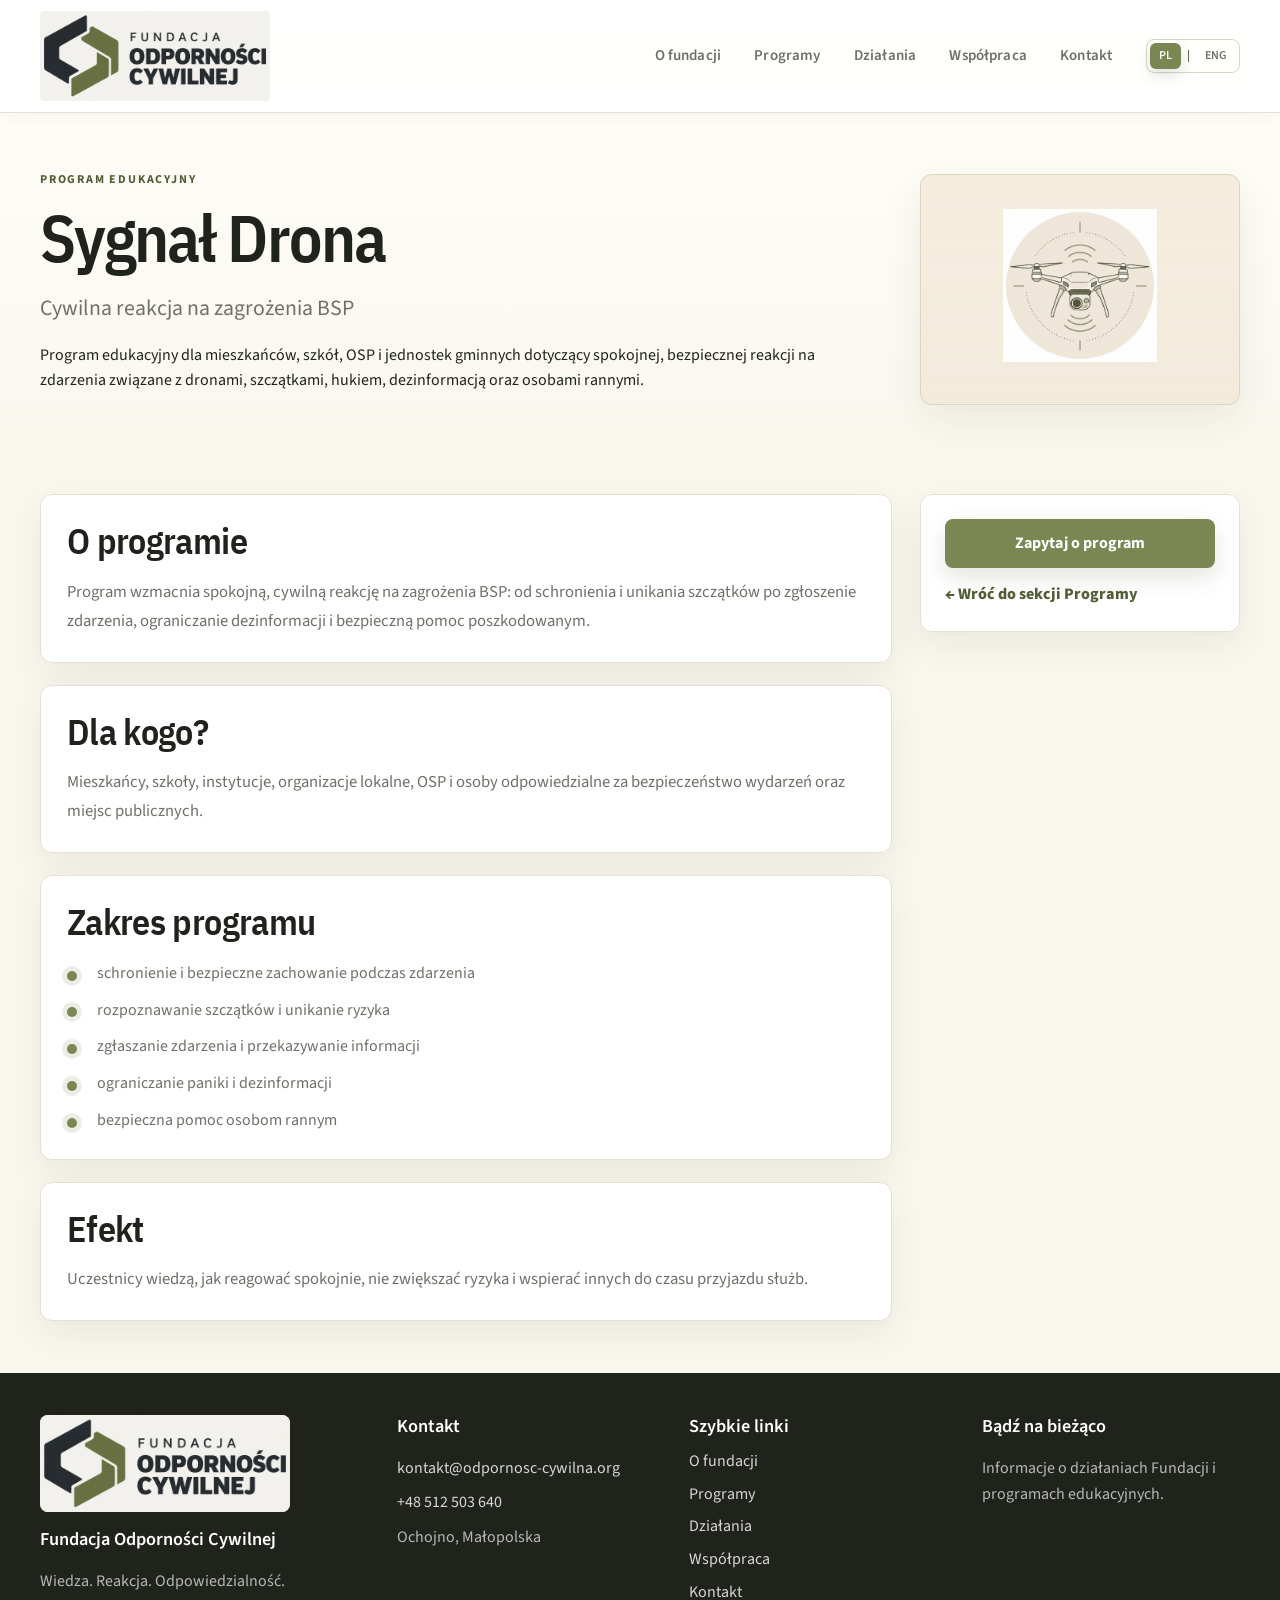
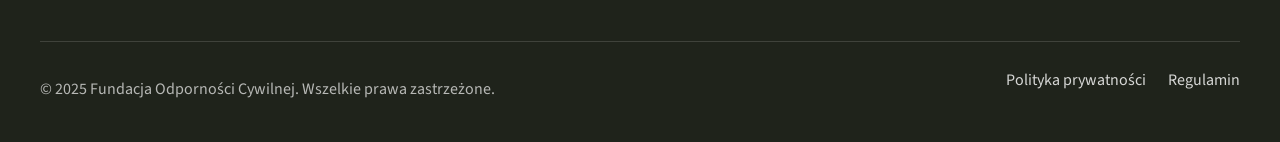
<file: echo-drona/index.html>
<!doctype html>
<html lang="pl">
<head>
  <meta charset="utf-8">
  <meta name="viewport" content="width=device-width, initial-scale=1">
  <title>Sygnał Drona — cywilna reakcja na zagrożenia BSP</title>
  <meta name="description" content="Program edukacyjny dla mieszkańców, szkół, OSP i gmin: schronienie, zgłoszenie, szczątki, dezinformacja, bezpieczeństwo i pierwsza pomoc przy zdarzeniach związanych z BSP.">
  <meta property="og:title" content="Sygnał Drona — cywilna reakcja na zagrożenia BSP">
  <meta property="og:description" content="Program edukacyjny dla mieszkańców, szkół, OSP i gmin: schronienie, zgłoszenie, szczątki, dezinformacja, bezpieczeństwo i pierwsza pomoc przy zdarzeniach związanych z BSP.">
  <meta property="og:type" content="website">
  <meta property="og:image" content="https://odpornosc-cywilna.org/logo-foc-preview-v6.jpg">
  <link rel="icon" type="image/svg+xml" href="/logo-foc-mark-v6.svg">
  <link rel="shortcut icon" href="/logo-foc-mark-v6.svg">
  <link rel="stylesheet" href="../css/style.css?v=20260922-logo">
</head>
<body>
  <header class="site-header" id="top">
    <div class="container header-inner">
      <a class="brand site-logo" href="../index.html#top" aria-label="Fundacja Odporności Cywilnej">
        <img src="/logo-foc-v6.svg" data-i18n-attr="src:brand.logo.src" alt="Logo Fundacji Odporności Cywilnej">
      </a>
      <button class="nav-toggle" type="button" aria-expanded="false" aria-controls="site-nav">
        <span></span><span></span><span></span>
        <span class="sr-only">Otwórz menu</span>
      </button>
      <nav class="site-nav" id="site-nav" aria-label="Główna nawigacja">
        <a href="../index.html#o-fundacji">O fundacji</a>
        <a href="../index.html#programy">Programy</a>
        <a href="../index.html#dzialania">Działania</a>
        <a href="../index.html#wspolpraca">Współpraca</a>
        <a href="../index.html#kontakt">Kontakt</a>
        <div class="language-switcher" role="group" aria-label="Wybór języka" data-i18n-attr="aria-label:language.switcherLabel">
          <button class="language-option is-active" type="button" data-lang="pl" aria-pressed="true">PL</button>
          <span aria-hidden="true">|</span>
          <button class="language-option" type="button" data-lang="en" aria-pressed="false">ENG</button>
        </div>
      </nav>
    </div>
  </header>

  <main>
    <section class="program-hero section-soft">
      <div class="container program-hero-grid">
        <div>
          <p class="eyebrow">Program edukacyjny</p>
          <h1>Sygnał Drona</h1>
          <p class="program-lead">Cywilna reakcja na zagrożenia BSP</p><p>Program edukacyjny dla mieszkańców, szkół, OSP i jednostek gminnych dotyczący spokojnej, bezpiecznej reakcji na zdarzenia związane z dronami, szczątkami, hukiem, dezinformacją oraz osobami rannymi.</p>
        </div>
        <div class="program-hero-card" aria-hidden="true"><img src="../echodron20ne.png" alt=""></div>
      </div>
    </section>

    <section class="section">
      <div class="container program-layout">
        <div class="program-content">
          <article class="program-section-card info-card">
            <h2>O programie</h2>
            <p>Program wzmacnia spokojną, cywilną reakcję na zagrożenia BSP: od schronienia i unikania szczątków po zgłoszenie zdarzenia, ograniczanie dezinformacji i bezpieczną pomoc poszkodowanym.</p>
          </article>
          <article class="program-section-card info-card">
            <h2>Dla kogo?</h2>
            <p>Mieszkańcy, szkoły, instytucje, organizacje lokalne, OSP i osoby odpowiedzialne za bezpieczeństwo wydarzeń oraz miejsc publicznych.</p>
          </article>
          <article class="program-section-card info-card">
            <h2>Zakres programu</h2>
            <ul class="program-list">
              <li>schronienie i bezpieczne zachowanie podczas zdarzenia</li>
              <li>rozpoznawanie szczątków i unikanie ryzyka</li>
              <li>zgłaszanie zdarzenia i przekazywanie informacji</li>
              <li>ograniczanie paniki i dezinformacji</li>
              <li>bezpieczna pomoc osobom rannym</li>
            </ul>
          </article>
          <article class="program-section-card info-card">
            <h2>Efekt</h2>
            <p>Uczestnicy wiedzą, jak reagować spokojnie, nie zwiększać ryzyka i wspierać innych do czasu przyjazdu służb.</p>
          </article>
        </div>
        <aside class="program-aside" aria-label="Kontakt w sprawie programu">
          <a class="btn btn-primary" href="../index.html#kontakt">Zapytaj o program</a>
          <a class="back-link" href="../index.html#programy">← Wróć do sekcji Programy</a>
        </aside>
      </div>
    </section>
  </main>

  <footer class="site-footer">
    <div class="container footer-grid">
      <div><img class="footer-logo" src="/logo-foc-v6.svg" data-i18n-attr="src:brand.logo.src" alt="Logo Fundacji Odporności Cywilnej"><h3>Fundacja Odporności Cywilnej</h3><p>Wiedza. Reakcja. Odpowiedzialność.</p></div>
      <div><h3>Kontakt</h3><p><a href="mailto:kontakt@odpornosc-cywilna.org">kontakt@odpornosc-cywilna.org</a><a href="tel:+48512503640">+48 512 503 640</a>Ochojno, Małopolska</p></div>
      <div><h3>Szybkie linki</h3><a href="../index.html#o-fundacji">O fundacji</a><a href="../index.html#programy">Programy</a><a href="../index.html#dzialania">Działania</a><a href="../index.html#wspolpraca">Współpraca</a><a href="../index.html#kontakt">Kontakt</a></div>
      <div><h3>Bądź na bieżąco</h3><p>Informacje o działaniach Fundacji i programach edukacyjnych.</p></div>
    </div>
    <div class="container footer-bottom"><p>© 2025 Fundacja Odporności Cywilnej. Wszelkie prawa zastrzeżone.</p><div><a href="#">Polityka prywatności</a><a href="#">Regulamin</a></div></div>
  </footer>
  <script src="../js/main.js?v=20260924-en-brand"></script>
</body>
</html>
</file>
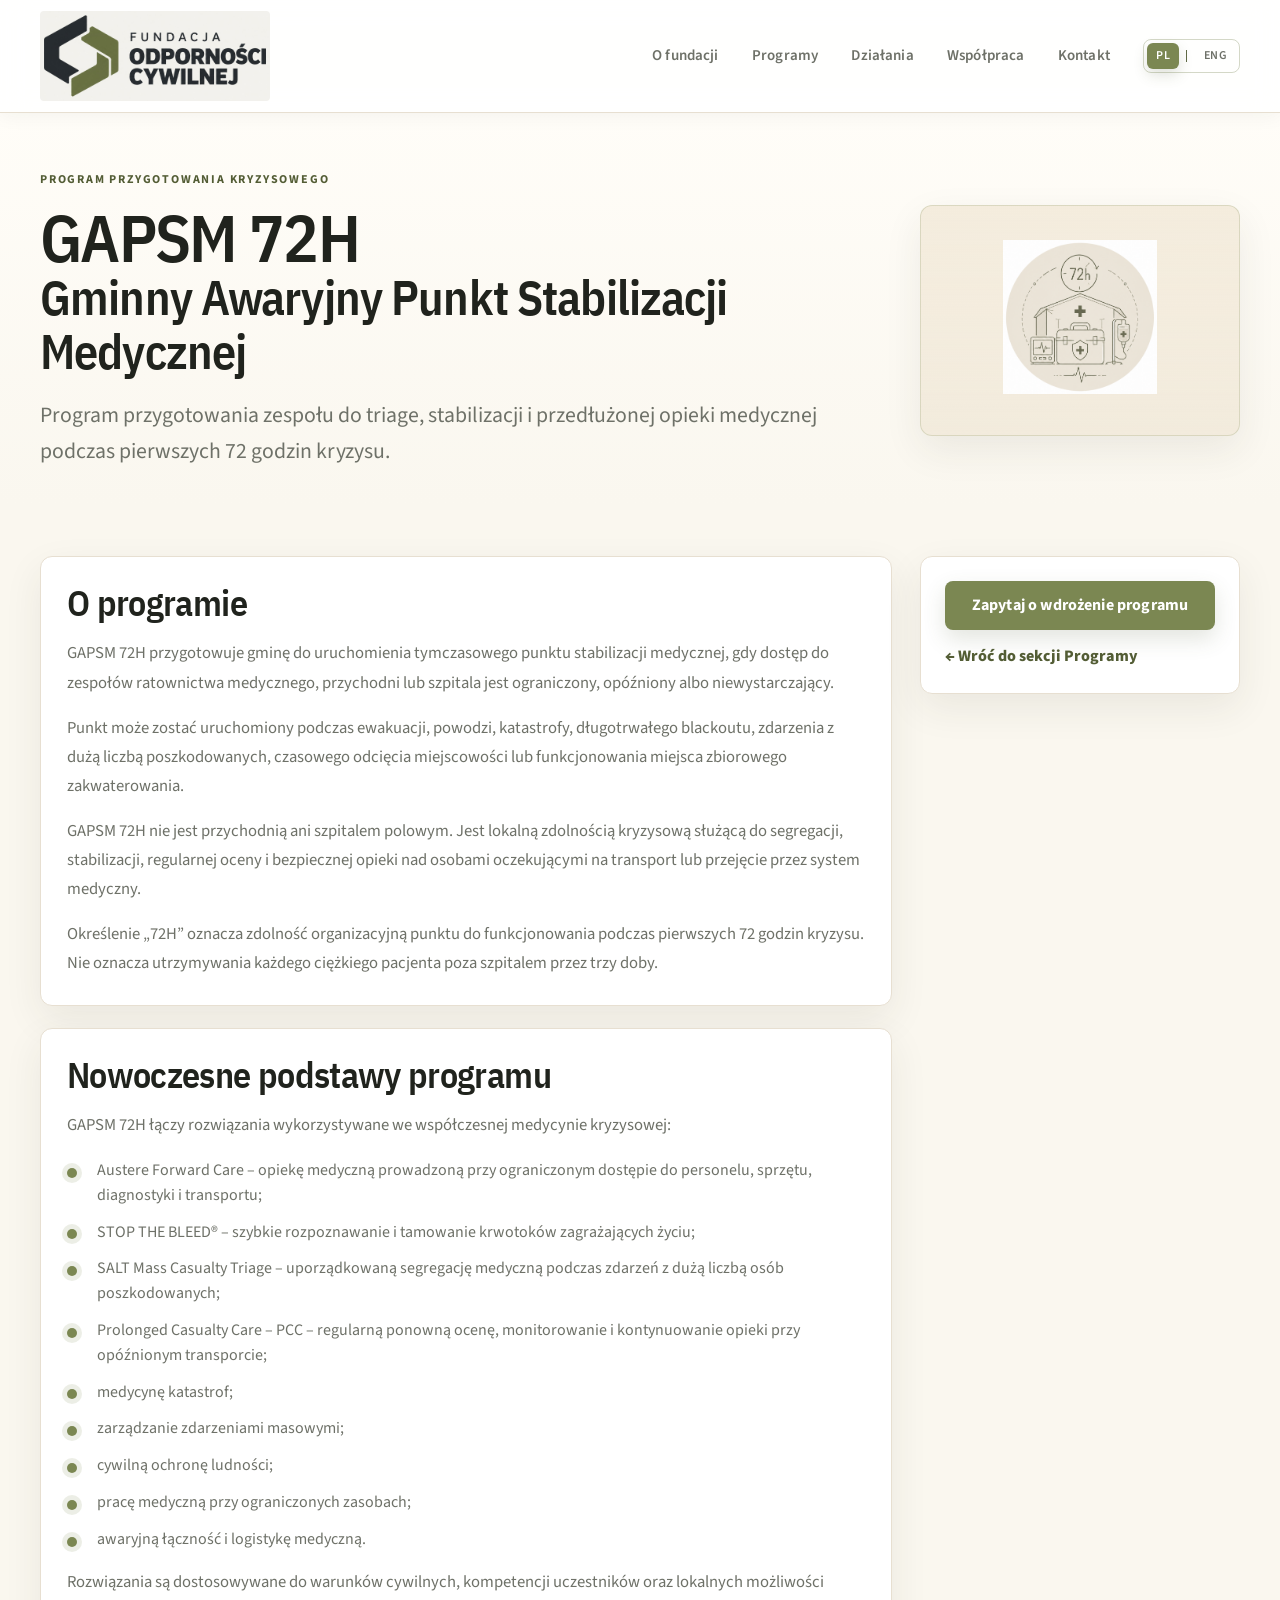
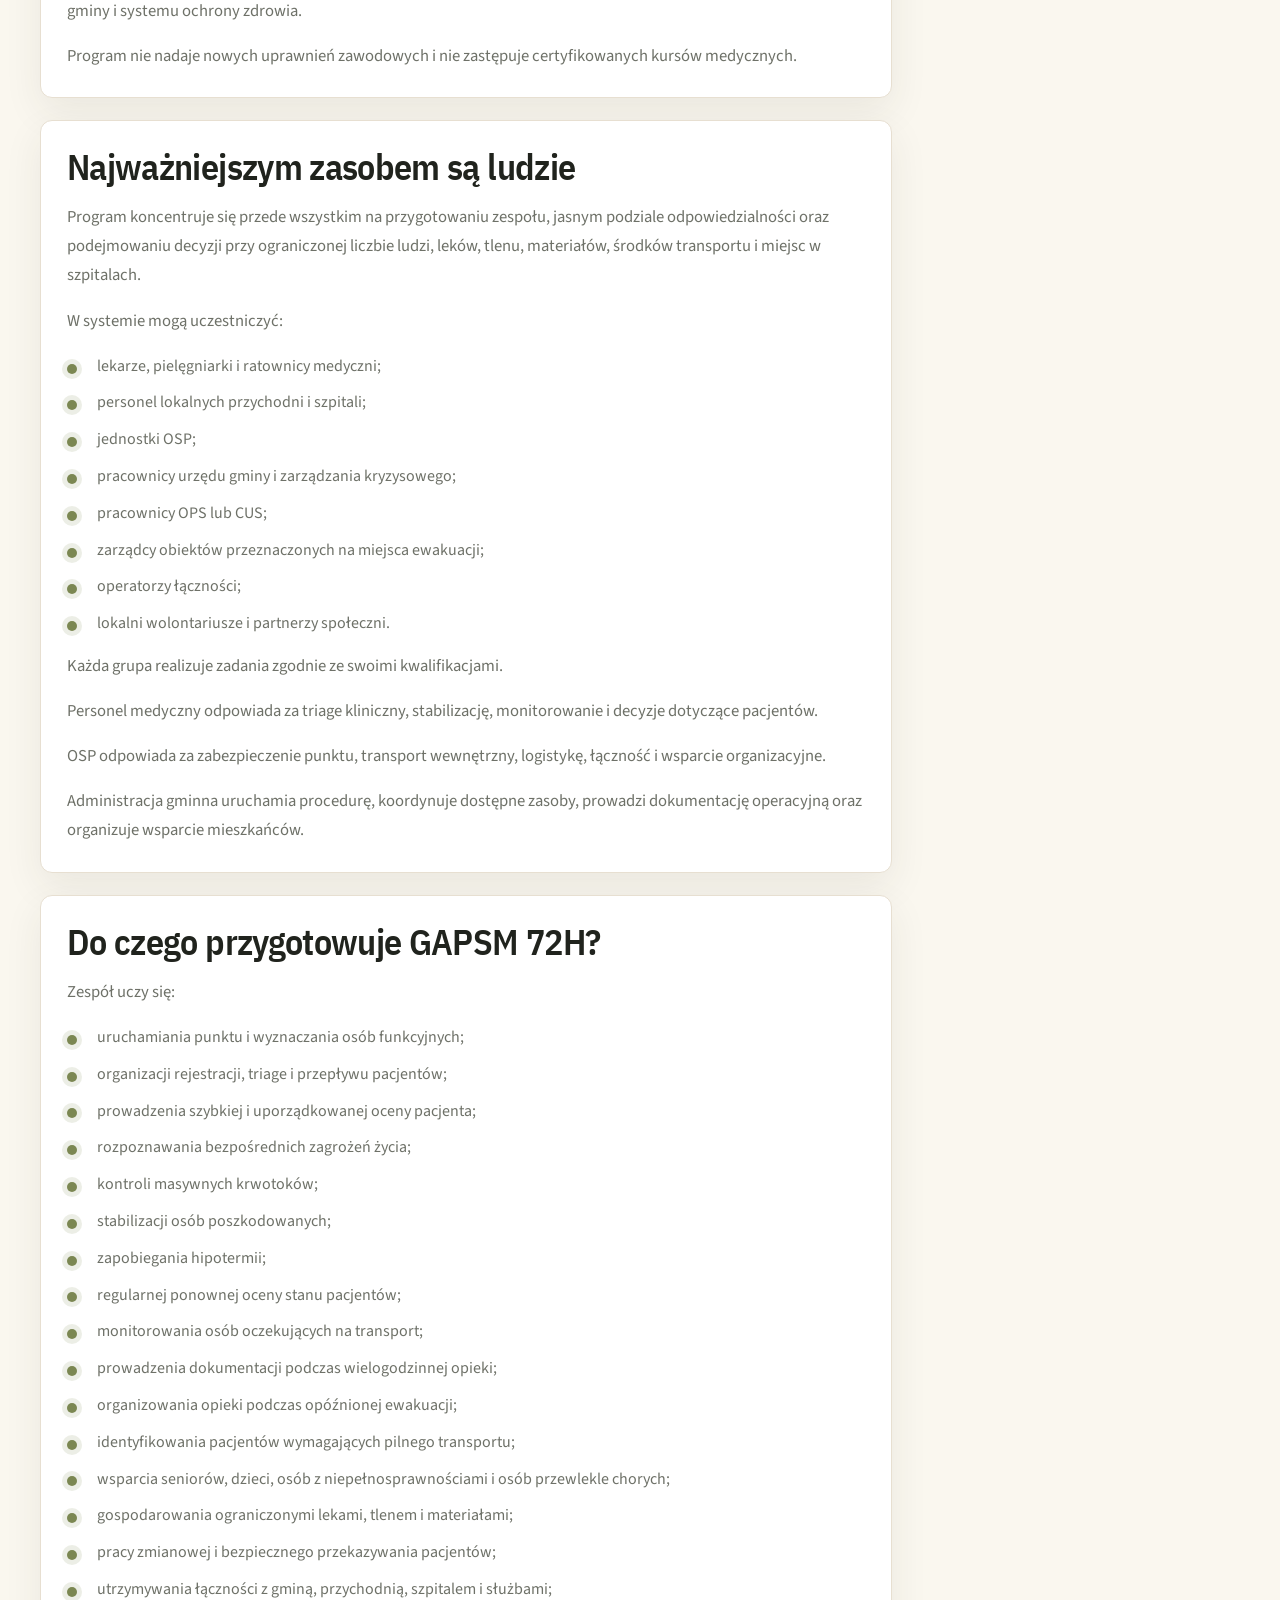
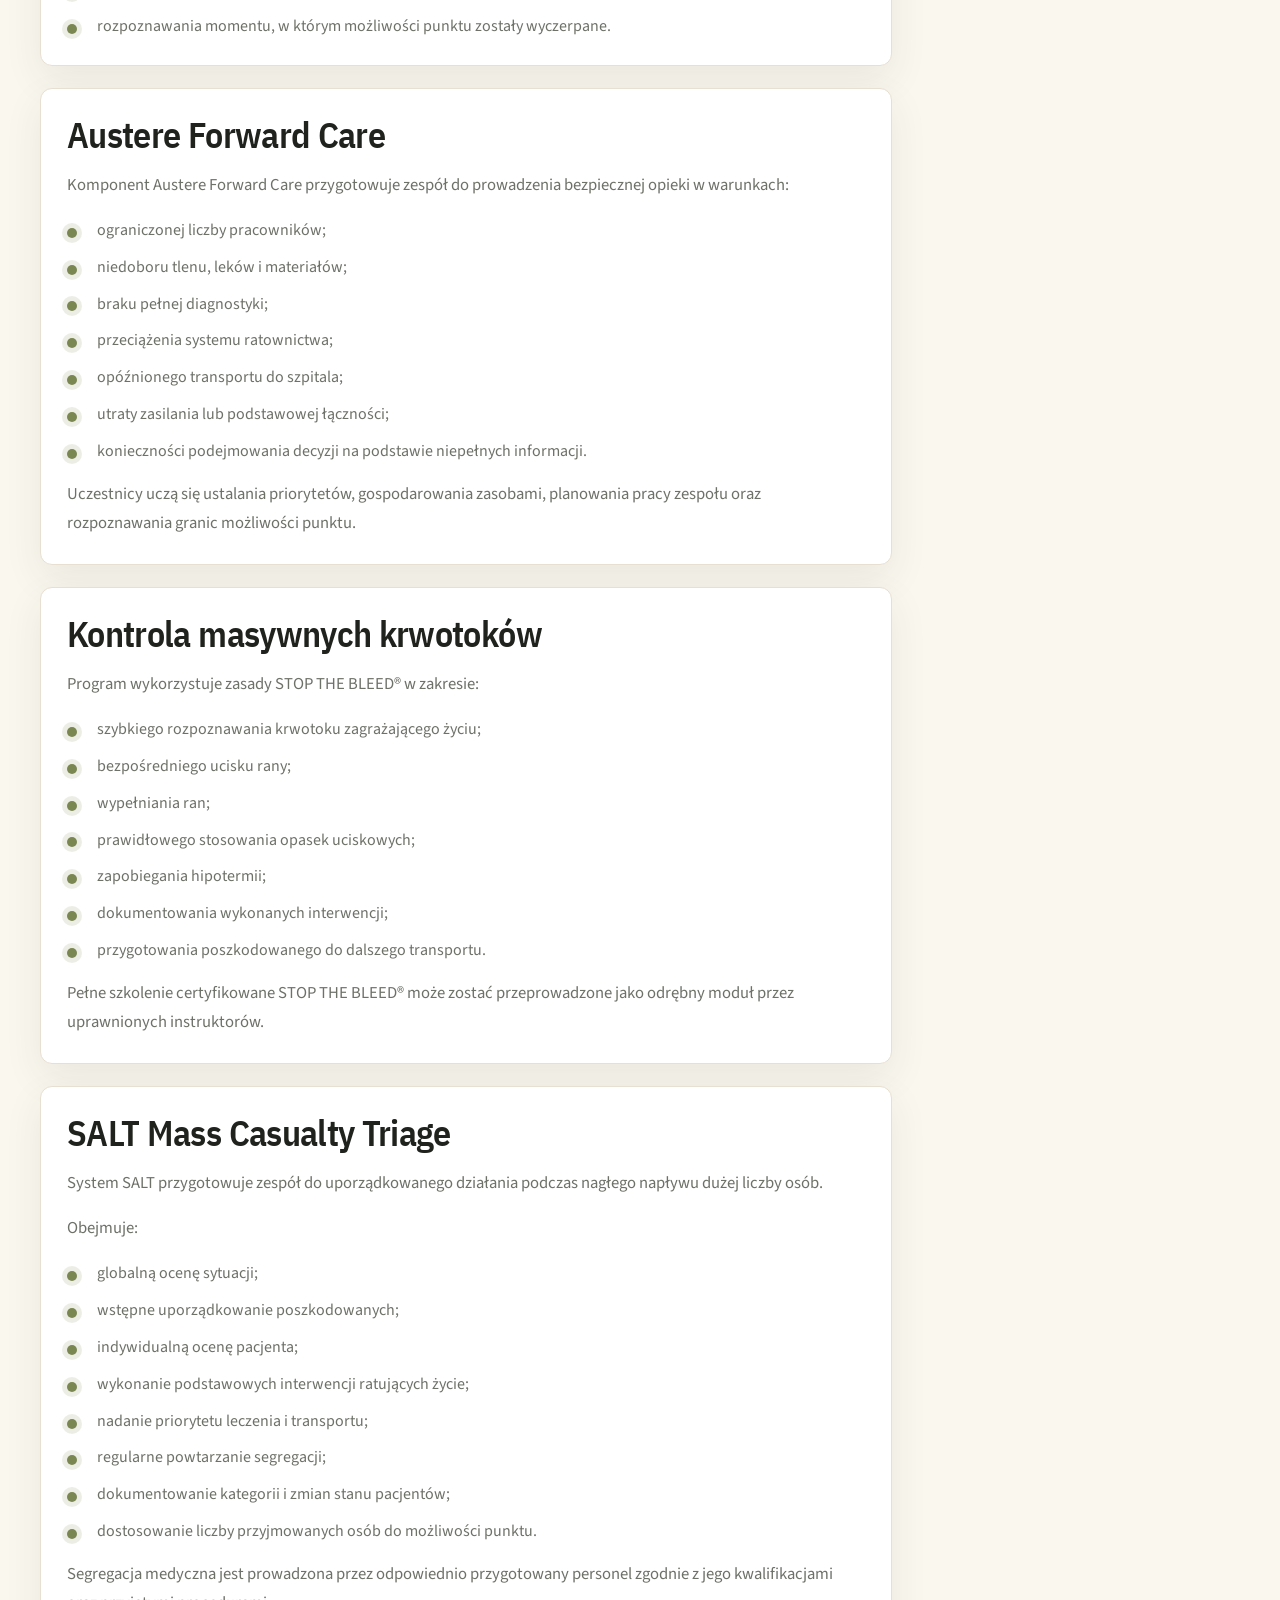
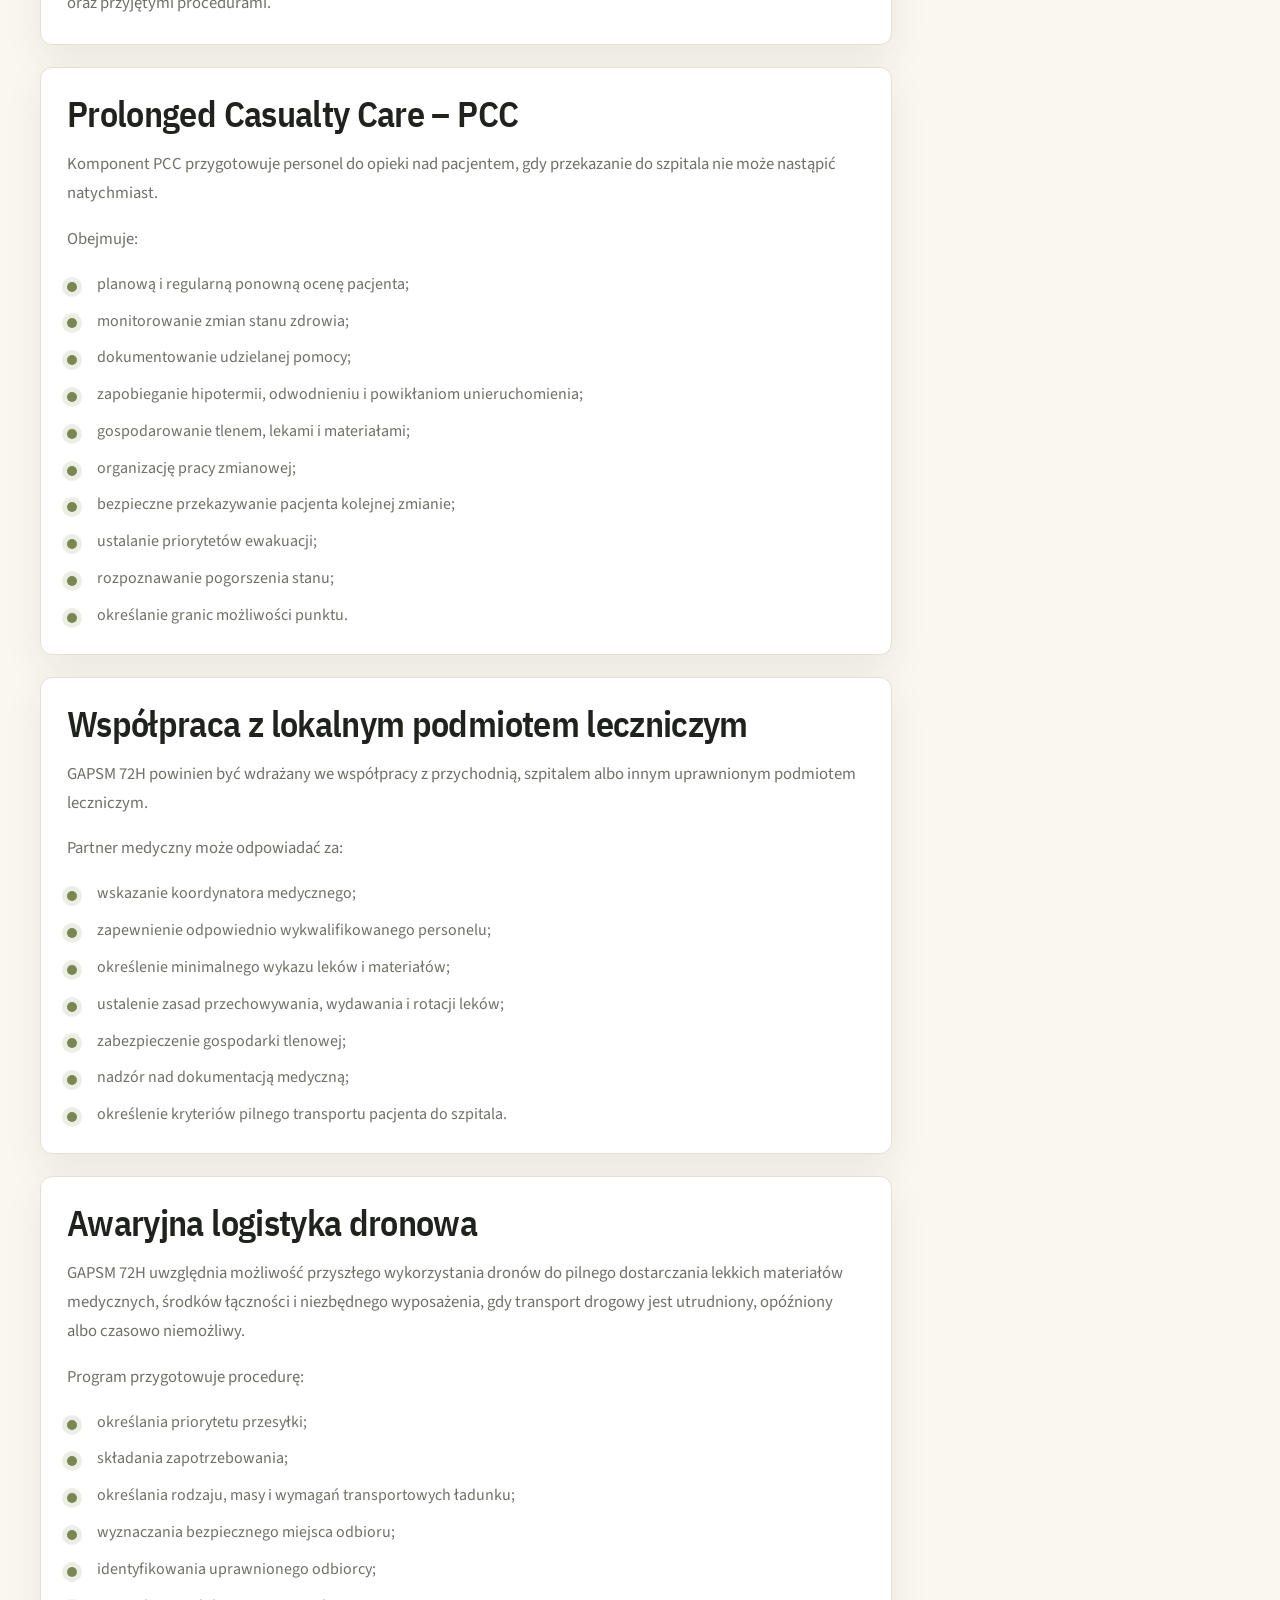
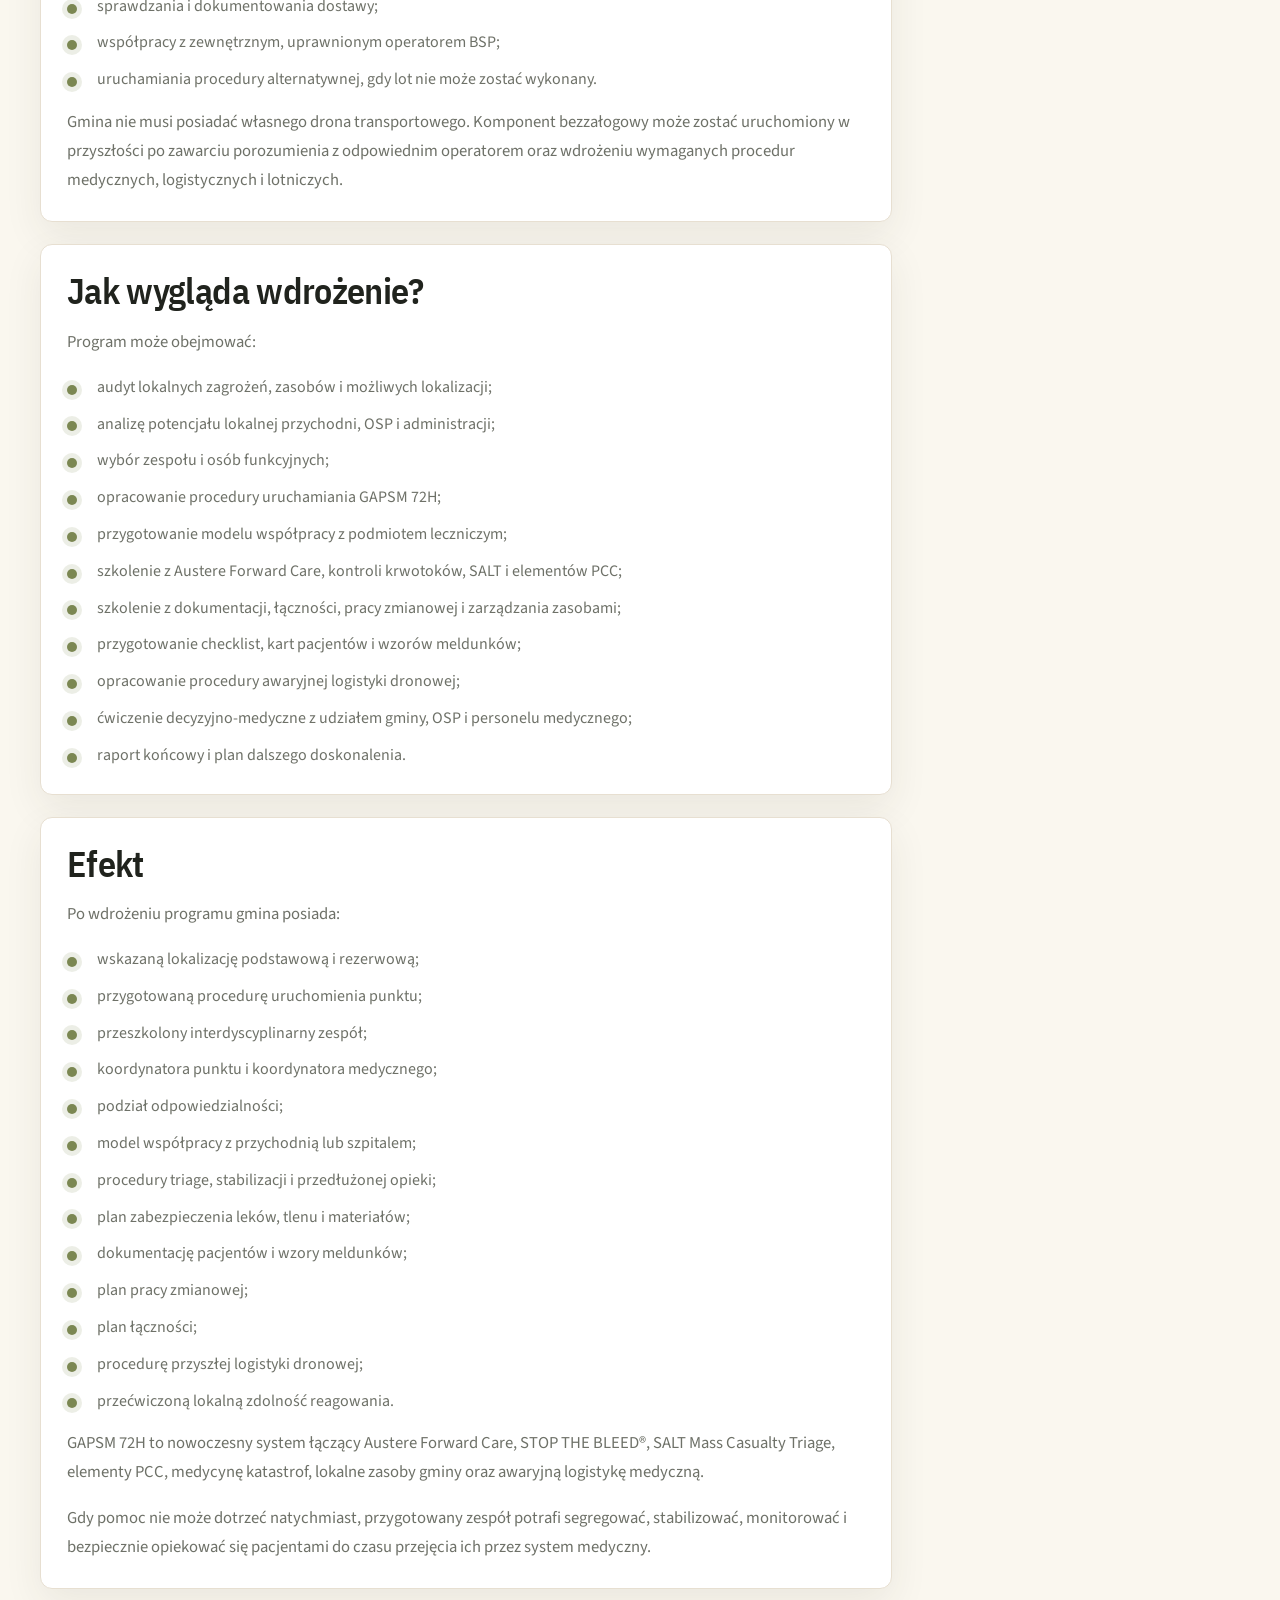
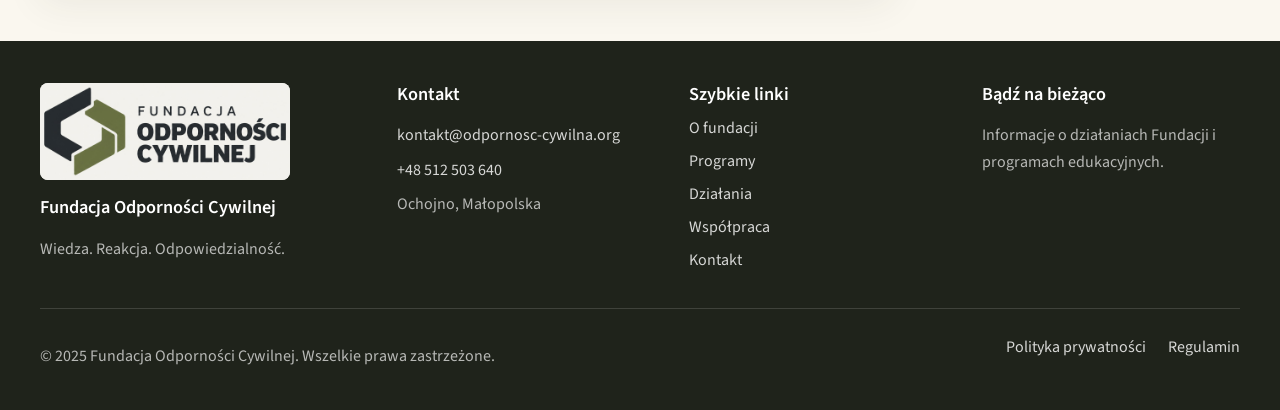
<file: gapsm-72h/index.html>
<!doctype html>
<html lang="pl">
<head>
  <meta charset="utf-8">
  <meta name="viewport" content="width=device-width, initial-scale=1">
  <title>GAPSM 72H – Gminny Awaryjny Punkt Stabilizacji Medycznej</title>
  <meta name="description" content="Program przygotowujący gminę, OSP i personel medyczny do triage, stabilizacji oraz przedłużonej opieki medycznej podczas pierwszych 72 godzin kryzysu.">
  <meta property="og:title" content="GAPSM 72H – Gminny Awaryjny Punkt Stabilizacji Medycznej">
  <meta property="og:description" content="Program przygotowujący gminę, OSP i personel medyczny do triage, stabilizacji oraz przedłużonej opieki medycznej podczas pierwszych 72 godzin kryzysu.">
  <meta property="og:type" content="website">
  <meta property="og:image" content="https://odpornosc-cywilna.org/logo-foc-preview-v6.jpg">
  <link rel="icon" type="image/svg+xml" href="/logo-foc-mark-v6.svg">
  <link rel="shortcut icon" href="/logo-foc-mark-v6.svg">
  <link rel="stylesheet" href="../css/style.css?v=20260922-logo">
</head>
<body>
  <header class="site-header" id="top"><div class="container header-inner"><a class="brand site-logo" href="../index.html#top" aria-label="Fundacja Odporności Cywilnej"><img src="/logo-foc-v6.svg" data-i18n-attr="src:brand.logo.src" alt="Logo Fundacji Odporności Cywilnej"></a><button class="nav-toggle" type="button" aria-expanded="false" aria-controls="site-nav"><span></span><span></span><span></span><span class="sr-only">Otwórz menu</span></button><nav class="site-nav" id="site-nav" aria-label="Główna nawigacja"><a href="../index.html#o-fundacji">O fundacji</a><a href="../index.html#programy">Programy</a><a href="../index.html#dzialania">Działania</a><a href="../index.html#wspolpraca">Współpraca</a><a href="../index.html#kontakt">Kontakt</a><div class="language-switcher" role="group" aria-label="Wybór języka"><a class="language-option is-active" href="../gapsm-72h/">PL</a><span aria-hidden="true">|</span><a class="language-option" href="../en/gapsm-72h/">ENG</a></div></nav></div></header>
  <main>
    <section class="program-hero section-soft"><div class="container program-hero-grid"><div><p class="eyebrow">PROGRAM PRZYGOTOWANIA KRYZYSOWEGO</p><h1>GAPSM 72H</h1><h2>Gminny Awaryjny Punkt Stabilizacji Medycznej</h2><p class="program-lead">Program przygotowania zespołu do triage, stabilizacji i przedłużonej opieki medycznej podczas pierwszych 72 godzin kryzysu.</p></div><div class="program-hero-card" aria-hidden="true"><img src="../GAPSM-ne.png" alt=""></div></div></section>
    <section class="section"><div class="container program-layout"><div class="program-content">
          <article class="program-section-card info-card">
            <h2>O programie</h2>
            <p>GAPSM 72H przygotowuje gminę do uruchomienia tymczasowego punktu stabilizacji medycznej, gdy dostęp do zespołów ratownictwa medycznego, przychodni lub szpitala jest ograniczony, opóźniony albo niewystarczający.</p>
            <p>Punkt może zostać uruchomiony podczas ewakuacji, powodzi, katastrofy, długotrwałego blackoutu, zdarzenia z dużą liczbą poszkodowanych, czasowego odcięcia miejscowości lub funkcjonowania miejsca zbiorowego zakwaterowania.</p>
            <p>GAPSM 72H nie jest przychodnią ani szpitalem polowym. Jest lokalną zdolnością kryzysową służącą do segregacji, stabilizacji, regularnej oceny i bezpiecznej opieki nad osobami oczekującymi na transport lub przejęcie przez system medyczny.</p>
            <p>Określenie „72H” oznacza zdolność organizacyjną punktu do funkcjonowania podczas pierwszych 72 godzin kryzysu. Nie oznacza utrzymywania każdego ciężkiego pacjenta poza szpitalem przez trzy doby.</p>
          </article>
          <article class="program-section-card info-card">
            <h2>Nowoczesne podstawy programu</h2>
            <p>GAPSM 72H łączy rozwiązania wykorzystywane we współczesnej medycynie kryzysowej:</p>
            <ul class="program-list">
              <li>Austere Forward Care – opiekę medyczną prowadzoną przy ograniczonym dostępie do personelu, sprzętu, diagnostyki i transportu;</li>
              <li>STOP THE BLEED® – szybkie rozpoznawanie i tamowanie krwotoków zagrażających życiu;</li>
              <li>SALT Mass Casualty Triage – uporządkowaną segregację medyczną podczas zdarzeń z dużą liczbą osób poszkodowanych;</li>
              <li>Prolonged Casualty Care – PCC – regularną ponowną ocenę, monitorowanie i kontynuowanie opieki przy opóźnionym transporcie;</li>
              <li>medycynę katastrof;</li>
              <li>zarządzanie zdarzeniami masowymi;</li>
              <li>cywilną ochronę ludności;</li>
              <li>pracę medyczną przy ograniczonych zasobach;</li>
              <li>awaryjną łączność i logistykę medyczną.</li>
            </ul>
            <p>Rozwiązania są dostosowywane do warunków cywilnych, kompetencji uczestników oraz lokalnych możliwości gminy i systemu ochrony zdrowia.</p>
            <p>Program nie nadaje nowych uprawnień zawodowych i nie zastępuje certyfikowanych kursów medycznych.</p>
          </article>
          <article class="program-section-card info-card">
            <h2>Najważniejszym zasobem są ludzie</h2>
            <p>Program koncentruje się przede wszystkim na przygotowaniu zespołu, jasnym podziale odpowiedzialności oraz podejmowaniu decyzji przy ograniczonej liczbie ludzi, leków, tlenu, materiałów, środków transportu i miejsc w szpitalach.</p>
            <p>W systemie mogą uczestniczyć:</p>
            <ul class="program-list">
              <li>lekarze, pielęgniarki i ratownicy medyczni;</li>
              <li>personel lokalnych przychodni i szpitali;</li>
              <li>jednostki OSP;</li>
              <li>pracownicy urzędu gminy i zarządzania kryzysowego;</li>
              <li>pracownicy OPS lub CUS;</li>
              <li>zarządcy obiektów przeznaczonych na miejsca ewakuacji;</li>
              <li>operatorzy łączności;</li>
              <li>lokalni wolontariusze i partnerzy społeczni.</li>
            </ul>
            <p>Każda grupa realizuje zadania zgodnie ze swoimi kwalifikacjami.</p>
            <p>Personel medyczny odpowiada za triage kliniczny, stabilizację, monitorowanie i decyzje dotyczące pacjentów.</p>
            <p>OSP odpowiada za zabezpieczenie punktu, transport wewnętrzny, logistykę, łączność i wsparcie organizacyjne.</p>
            <p>Administracja gminna uruchamia procedurę, koordynuje dostępne zasoby, prowadzi dokumentację operacyjną oraz organizuje wsparcie mieszkańców.</p>
          </article>
          <article class="program-section-card info-card">
            <h2>Do czego przygotowuje GAPSM 72H?</h2>
            <p>Zespół uczy się:</p>
            <ul class="program-list">
              <li>uruchamiania punktu i wyznaczania osób funkcyjnych;</li>
              <li>organizacji rejestracji, triage i przepływu pacjentów;</li>
              <li>prowadzenia szybkiej i uporządkowanej oceny pacjenta;</li>
              <li>rozpoznawania bezpośrednich zagrożeń życia;</li>
              <li>kontroli masywnych krwotoków;</li>
              <li>stabilizacji osób poszkodowanych;</li>
              <li>zapobiegania hipotermii;</li>
              <li>regularnej ponownej oceny stanu pacjentów;</li>
              <li>monitorowania osób oczekujących na transport;</li>
              <li>prowadzenia dokumentacji podczas wielogodzinnej opieki;</li>
              <li>organizowania opieki podczas opóźnionej ewakuacji;</li>
              <li>identyfikowania pacjentów wymagających pilnego transportu;</li>
              <li>wsparcia seniorów, dzieci, osób z niepełnosprawnościami i osób przewlekle chorych;</li>
              <li>gospodarowania ograniczonymi lekami, tlenem i materiałami;</li>
              <li>pracy zmianowej i bezpiecznego przekazywania pacjentów;</li>
              <li>utrzymywania łączności z gminą, przychodnią, szpitalem i służbami;</li>
              <li>rozpoznawania momentu, w którym możliwości punktu zostały wyczerpane.</li>
            </ul>
          </article>
          <article class="program-section-card info-card">
            <h2>Austere Forward Care</h2>
            <p>Komponent Austere Forward Care przygotowuje zespół do prowadzenia bezpiecznej opieki w warunkach:</p>
            <ul class="program-list">
              <li>ograniczonej liczby pracowników;</li>
              <li>niedoboru tlenu, leków i materiałów;</li>
              <li>braku pełnej diagnostyki;</li>
              <li>przeciążenia systemu ratownictwa;</li>
              <li>opóźnionego transportu do szpitala;</li>
              <li>utraty zasilania lub podstawowej łączności;</li>
              <li>konieczności podejmowania decyzji na podstawie niepełnych informacji.</li>
            </ul>
            <p>Uczestnicy uczą się ustalania priorytetów, gospodarowania zasobami, planowania pracy zespołu oraz rozpoznawania granic możliwości punktu.</p>
          </article>
          <article class="program-section-card info-card">
            <h2>Kontrola masywnych krwotoków</h2>
            <p>Program wykorzystuje zasady STOP THE BLEED® w zakresie:</p>
            <ul class="program-list">
              <li>szybkiego rozpoznawania krwotoku zagrażającego życiu;</li>
              <li>bezpośredniego ucisku rany;</li>
              <li>wypełniania ran;</li>
              <li>prawidłowego stosowania opasek uciskowych;</li>
              <li>zapobiegania hipotermii;</li>
              <li>dokumentowania wykonanych interwencji;</li>
              <li>przygotowania poszkodowanego do dalszego transportu.</li>
            </ul>
            <p>Pełne szkolenie certyfikowane STOP THE BLEED® może zostać przeprowadzone jako odrębny moduł przez uprawnionych instruktorów.</p>
          </article>
          <article class="program-section-card info-card">
            <h2>SALT Mass Casualty Triage</h2>
            <p>System SALT przygotowuje zespół do uporządkowanego działania podczas nagłego napływu dużej liczby osób.</p>
            <p>Obejmuje:</p>
            <ul class="program-list">
              <li>globalną ocenę sytuacji;</li>
              <li>wstępne uporządkowanie poszkodowanych;</li>
              <li>indywidualną ocenę pacjenta;</li>
              <li>wykonanie podstawowych interwencji ratujących życie;</li>
              <li>nadanie priorytetu leczenia i transportu;</li>
              <li>regularne powtarzanie segregacji;</li>
              <li>dokumentowanie kategorii i zmian stanu pacjentów;</li>
              <li>dostosowanie liczby przyjmowanych osób do możliwości punktu.</li>
            </ul>
            <p>Segregacja medyczna jest prowadzona przez odpowiednio przygotowany personel zgodnie z jego kwalifikacjami oraz przyjętymi procedurami.</p>
          </article>
          <article class="program-section-card info-card">
            <h2>Prolonged Casualty Care – PCC</h2>
            <p>Komponent PCC przygotowuje personel do opieki nad pacjentem, gdy przekazanie do szpitala nie może nastąpić natychmiast.</p>
            <p>Obejmuje:</p>
            <ul class="program-list">
              <li>planową i regularną ponowną ocenę pacjenta;</li>
              <li>monitorowanie zmian stanu zdrowia;</li>
              <li>dokumentowanie udzielanej pomocy;</li>
              <li>zapobieganie hipotermii, odwodnieniu i powikłaniom unieruchomienia;</li>
              <li>gospodarowanie tlenem, lekami i materiałami;</li>
              <li>organizację pracy zmianowej;</li>
              <li>bezpieczne przekazywanie pacjenta kolejnej zmianie;</li>
              <li>ustalanie priorytetów ewakuacji;</li>
              <li>rozpoznawanie pogorszenia stanu;</li>
              <li>określanie granic możliwości punktu.</li>
            </ul>
          </article>
          <article class="program-section-card info-card">
            <h2>Współpraca z lokalnym podmiotem leczniczym</h2>
            <p>GAPSM 72H powinien być wdrażany we współpracy z przychodnią, szpitalem albo innym uprawnionym podmiotem leczniczym.</p>
            <p>Partner medyczny może odpowiadać za:</p>
            <ul class="program-list">
              <li>wskazanie koordynatora medycznego;</li>
              <li>zapewnienie odpowiednio wykwalifikowanego personelu;</li>
              <li>określenie minimalnego wykazu leków i materiałów;</li>
              <li>ustalenie zasad przechowywania, wydawania i rotacji leków;</li>
              <li>zabezpieczenie gospodarki tlenowej;</li>
              <li>nadzór nad dokumentacją medyczną;</li>
              <li>określenie kryteriów pilnego transportu pacjenta do szpitala.</li>
            </ul>
          </article>
          <article class="program-section-card info-card">
            <h2>Awaryjna logistyka dronowa</h2>
            <p>GAPSM 72H uwzględnia możliwość przyszłego wykorzystania dronów do pilnego dostarczania lekkich materiałów medycznych, środków łączności i niezbędnego wyposażenia, gdy transport drogowy jest utrudniony, opóźniony albo czasowo niemożliwy.</p>
            <p>Program przygotowuje procedurę:</p>
            <ul class="program-list">
              <li>określania priorytetu przesyłki;</li>
              <li>składania zapotrzebowania;</li>
              <li>określania rodzaju, masy i wymagań transportowych ładunku;</li>
              <li>wyznaczania bezpiecznego miejsca odbioru;</li>
              <li>identyfikowania uprawnionego odbiorcy;</li>
              <li>sprawdzania i dokumentowania dostawy;</li>
              <li>współpracy z zewnętrznym, uprawnionym operatorem BSP;</li>
              <li>uruchamiania procedury alternatywnej, gdy lot nie może zostać wykonany.</li>
            </ul>
            <p>Gmina nie musi posiadać własnego drona transportowego. Komponent bezzałogowy może zostać uruchomiony w przyszłości po zawarciu porozumienia z odpowiednim operatorem oraz wdrożeniu wymaganych procedur medycznych, logistycznych i lotniczych.</p>
          </article>
          <article class="program-section-card info-card">
            <h2>Jak wygląda wdrożenie?</h2>
            <p>Program może obejmować:</p>
            <ol class="program-list">
              <li>audyt lokalnych zagrożeń, zasobów i możliwych lokalizacji;</li>
              <li>analizę potencjału lokalnej przychodni, OSP i administracji;</li>
              <li>wybór zespołu i osób funkcyjnych;</li>
              <li>opracowanie procedury uruchamiania GAPSM 72H;</li>
              <li>przygotowanie modelu współpracy z podmiotem leczniczym;</li>
              <li>szkolenie z Austere Forward Care, kontroli krwotoków, SALT i elementów PCC;</li>
              <li>szkolenie z dokumentacji, łączności, pracy zmianowej i zarządzania zasobami;</li>
              <li>przygotowanie checklist, kart pacjentów i wzorów meldunków;</li>
              <li>opracowanie procedury awaryjnej logistyki dronowej;</li>
              <li>ćwiczenie decyzyjno-medyczne z udziałem gminy, OSP i personelu medycznego;</li>
              <li>raport końcowy i plan dalszego doskonalenia.</li>
            </ol>
          </article>
          <article class="program-section-card info-card">
            <h2>Efekt</h2>
            <p>Po wdrożeniu programu gmina posiada:</p>
            <ul class="program-list">
              <li>wskazaną lokalizację podstawową i rezerwową;</li>
              <li>przygotowaną procedurę uruchomienia punktu;</li>
              <li>przeszkolony interdyscyplinarny zespół;</li>
              <li>koordynatora punktu i koordynatora medycznego;</li>
              <li>podział odpowiedzialności;</li>
              <li>model współpracy z przychodnią lub szpitalem;</li>
              <li>procedury triage, stabilizacji i przedłużonej opieki;</li>
              <li>plan zabezpieczenia leków, tlenu i materiałów;</li>
              <li>dokumentację pacjentów i wzory meldunków;</li>
              <li>plan pracy zmianowej;</li>
              <li>plan łączności;</li>
              <li>procedurę przyszłej logistyki dronowej;</li>
              <li>przećwiczoną lokalną zdolność reagowania.</li>
            </ul>
            <p>GAPSM 72H to nowoczesny system łączący Austere Forward Care, STOP THE BLEED®, SALT Mass Casualty Triage, elementy PCC, medycynę katastrof, lokalne zasoby gminy oraz awaryjną logistykę medyczną.</p>
            <p>Gdy pomoc nie może dotrzeć natychmiast, przygotowany zespół potrafi segregować, stabilizować, monitorować i bezpiecznie opiekować się pacjentami do czasu przejęcia ich przez system medyczny.</p>
          </article>
        </div><aside class="program-aside" aria-label="Kontakt w sprawie programu"><a class="btn btn-primary" href="../index.html#kontakt">Zapytaj o wdrożenie programu</a><a class="back-link" href="../index.html#programy">← Wróć do sekcji Programy</a></aside></div></section>
  </main>
  <footer class="site-footer"><div class="container footer-grid"><div><img class="footer-logo" src="/logo-foc-v6.svg" data-i18n-attr="src:brand.logo.src" alt="Logo Fundacji Odporności Cywilnej"><h3>Fundacja Odporności Cywilnej</h3><p>Wiedza. Reakcja. Odpowiedzialność.</p></div><div><h3>Kontakt</h3><p><a href="mailto:kontakt@odpornosc-cywilna.org">kontakt@odpornosc-cywilna.org</a><a href="tel:+48512503640">+48 512 503 640</a>Ochojno, Małopolska</p></div><div><h3>Szybkie linki</h3><a href="../index.html#o-fundacji">O fundacji</a><a href="../index.html#programy">Programy</a><a href="../index.html#dzialania">Działania</a><a href="../index.html#wspolpraca">Współpraca</a><a href="../index.html#kontakt">Kontakt</a></div><div><h3>Bądź na bieżąco</h3><p>Informacje o działaniach Fundacji i programach edukacyjnych.</p></div></div><div class="container footer-bottom"><p>© 2025 Fundacja Odporności Cywilnej. Wszelkie prawa zastrzeżone.</p><div><a href="#">Polityka prywatności</a><a href="#">Regulamin</a></div></div></footer>
  <script src="../js/main.js?v=20260924-en-brand"></script>
</body>
</html>
</file>
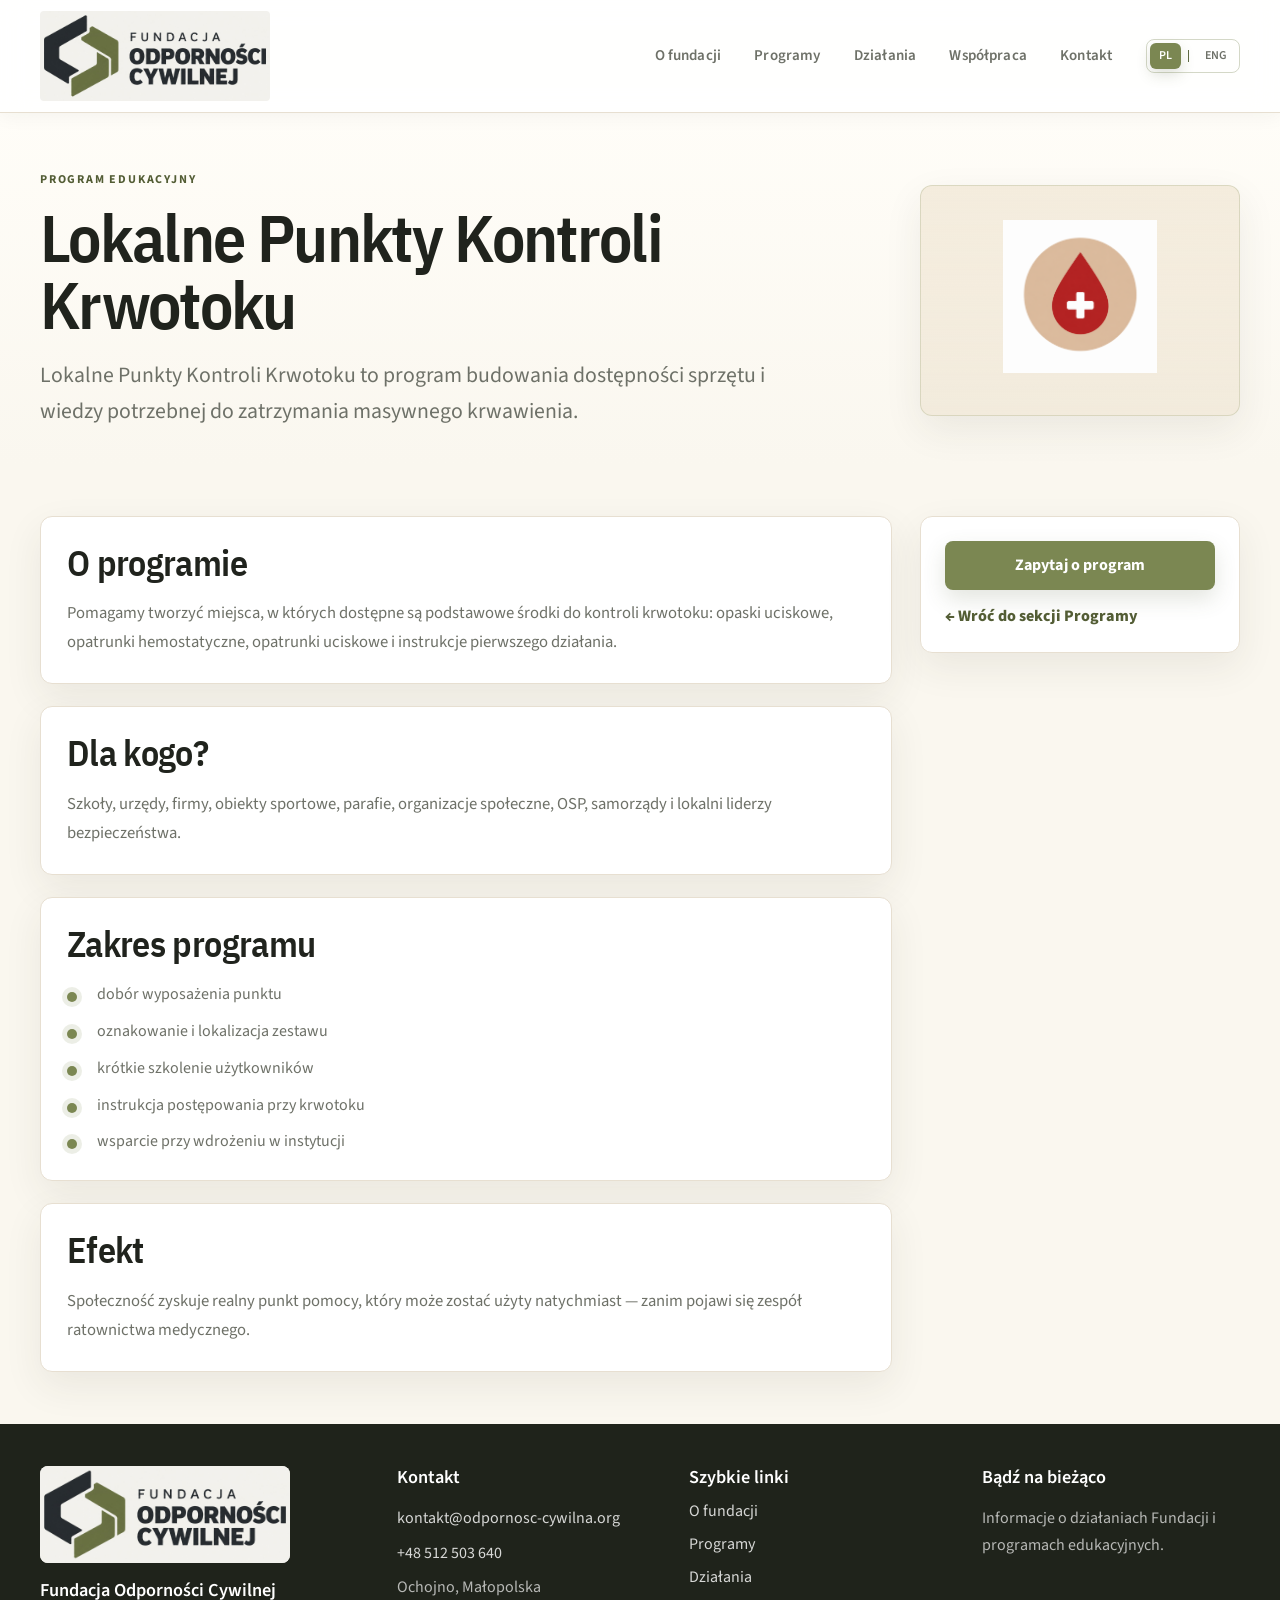
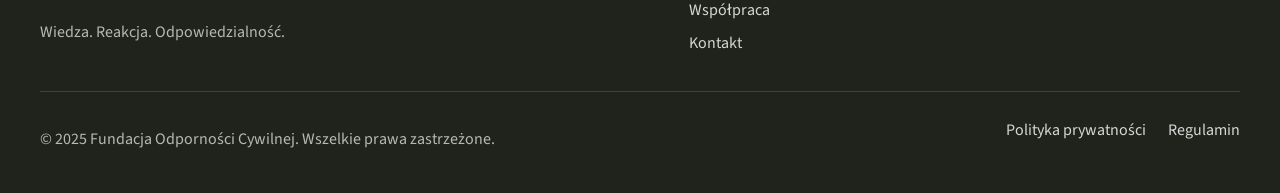
<file: lokalne-punkty-kontroli-krwotoku/index.html>
<!doctype html>
<html lang="pl">
<head>
  <meta charset="utf-8">
  <meta name="viewport" content="width=device-width, initial-scale=1">
  <title>Lokalne Punkty Kontroli Krwotoku | Fundacja Odporności Cywilnej</title>
  <meta name="description" content="Lokalne Punkty Kontroli Krwotoku to program budowania dostępności sprzętu i wiedzy potrzebnej do zatrzymania masywnego krwawienia.">
  <meta property="og:title" content="Lokalne Punkty Kontroli Krwotoku | Fundacja Odporności Cywilnej">
  <meta property="og:description" content="Lokalne Punkty Kontroli Krwotoku to program budowania dostępności sprzętu i wiedzy potrzebnej do zatrzymania masywnego krwawienia.">
  <meta property="og:type" content="website">
  <meta property="og:image" content="https://odpornosc-cywilna.org/logo-foc-preview-v6.jpg">
  <link rel="icon" type="image/svg+xml" href="/logo-foc-mark-v6.svg">
  <link rel="shortcut icon" href="/logo-foc-mark-v6.svg">
  <link rel="stylesheet" href="../css/style.css?v=20260922-logo">
</head>
<body>
  <header class="site-header" id="top">
    <div class="container header-inner">
      <a class="brand site-logo" href="../index.html#top" aria-label="Fundacja Odporności Cywilnej">
        <img src="/logo-foc-v6.svg" data-i18n-attr="src:brand.logo.src" alt="Logo Fundacji Odporności Cywilnej">
      </a>
      <button class="nav-toggle" type="button" aria-expanded="false" aria-controls="site-nav">
        <span></span><span></span><span></span>
        <span class="sr-only">Otwórz menu</span>
      </button>
      <nav class="site-nav" id="site-nav" aria-label="Główna nawigacja">
        <a href="../index.html#o-fundacji">O fundacji</a>
        <a href="../index.html#programy">Programy</a>
        <a href="../index.html#dzialania">Działania</a>
        <a href="../index.html#wspolpraca">Współpraca</a>
        <a href="../index.html#kontakt">Kontakt</a>
        <div class="language-switcher" role="group" aria-label="Wybór języka" data-i18n-attr="aria-label:language.switcherLabel">
          <button class="language-option is-active" type="button" data-lang="pl" aria-pressed="true">PL</button>
          <span aria-hidden="true">|</span>
          <button class="language-option" type="button" data-lang="en" aria-pressed="false">ENG</button>
        </div>
      </nav>
    </div>
  </header>

  <main>
    <section class="program-hero section-soft">
      <div class="container program-hero-grid">
        <div>
          <p class="eyebrow">Program edukacyjny</p>
          <h1>Lokalne Punkty Kontroli Krwotoku</h1>
          <p class="program-lead">Lokalne Punkty Kontroli Krwotoku to program budowania dostępności sprzętu i wiedzy potrzebnej do zatrzymania masywnego krwawienia.</p>
        </div>
        <div class="program-hero-card" aria-hidden="true"><img src="../blood.png" alt=""></div>
      </div>
    </section>

    <section class="section">
      <div class="container program-layout">
        <div class="program-content">
          <article class="program-section-card info-card">
            <h2>O programie</h2>
            <p>Pomagamy tworzyć miejsca, w których dostępne są podstawowe środki do kontroli krwotoku: opaski uciskowe, opatrunki hemostatyczne, opatrunki uciskowe i instrukcje pierwszego działania.</p>
          </article>
          <article class="program-section-card info-card">
            <h2>Dla kogo?</h2>
            <p>Szkoły, urzędy, firmy, obiekty sportowe, parafie, organizacje społeczne, OSP, samorządy i lokalni liderzy bezpieczeństwa.</p>
          </article>
          <article class="program-section-card info-card">
            <h2>Zakres programu</h2>
            <ul class="program-list">
              <li>dobór wyposażenia punktu</li>
              <li>oznakowanie i lokalizacja zestawu</li>
              <li>krótkie szkolenie użytkowników</li>
              <li>instrukcja postępowania przy krwotoku</li>
              <li>wsparcie przy wdrożeniu w instytucji</li>
            </ul>
          </article>
          <article class="program-section-card info-card">
            <h2>Efekt</h2>
            <p>Społeczność zyskuje realny punkt pomocy, który może zostać użyty natychmiast — zanim pojawi się zespół ratownictwa medycznego.</p>
          </article>
        </div>
        <aside class="program-aside" aria-label="Kontakt w sprawie programu">
          <a class="btn btn-primary" href="../index.html#kontakt">Zapytaj o program</a>
          <a class="back-link" href="../index.html#programy">← Wróć do sekcji Programy</a>
        </aside>
      </div>
    </section>
  </main>

  <footer class="site-footer">
    <div class="container footer-grid">
      <div><img class="footer-logo" src="/logo-foc-v6.svg" data-i18n-attr="src:brand.logo.src" alt="Logo Fundacji Odporności Cywilnej"><h3>Fundacja Odporności Cywilnej</h3><p>Wiedza. Reakcja. Odpowiedzialność.</p></div>
      <div><h3>Kontakt</h3><p><a href="mailto:kontakt@odpornosc-cywilna.org">kontakt@odpornosc-cywilna.org</a><a href="tel:+48512503640">+48 512 503 640</a>Ochojno, Małopolska</p></div>
      <div><h3>Szybkie linki</h3><a href="../index.html#o-fundacji">O fundacji</a><a href="../index.html#programy">Programy</a><a href="../index.html#dzialania">Działania</a><a href="../index.html#wspolpraca">Współpraca</a><a href="../index.html#kontakt">Kontakt</a></div>
      <div><h3>Bądź na bieżąco</h3><p>Informacje o działaniach Fundacji i programach edukacyjnych.</p></div>
    </div>
    <div class="container footer-bottom"><p>© 2025 Fundacja Odporności Cywilnej. Wszelkie prawa zastrzeżone.</p><div><a href="#">Polityka prywatności</a><a href="#">Regulamin</a></div></div>
  </footer>
  <script src="../js/main.js?v=20260924-en-brand"></script>
</body>
</html>
</file>
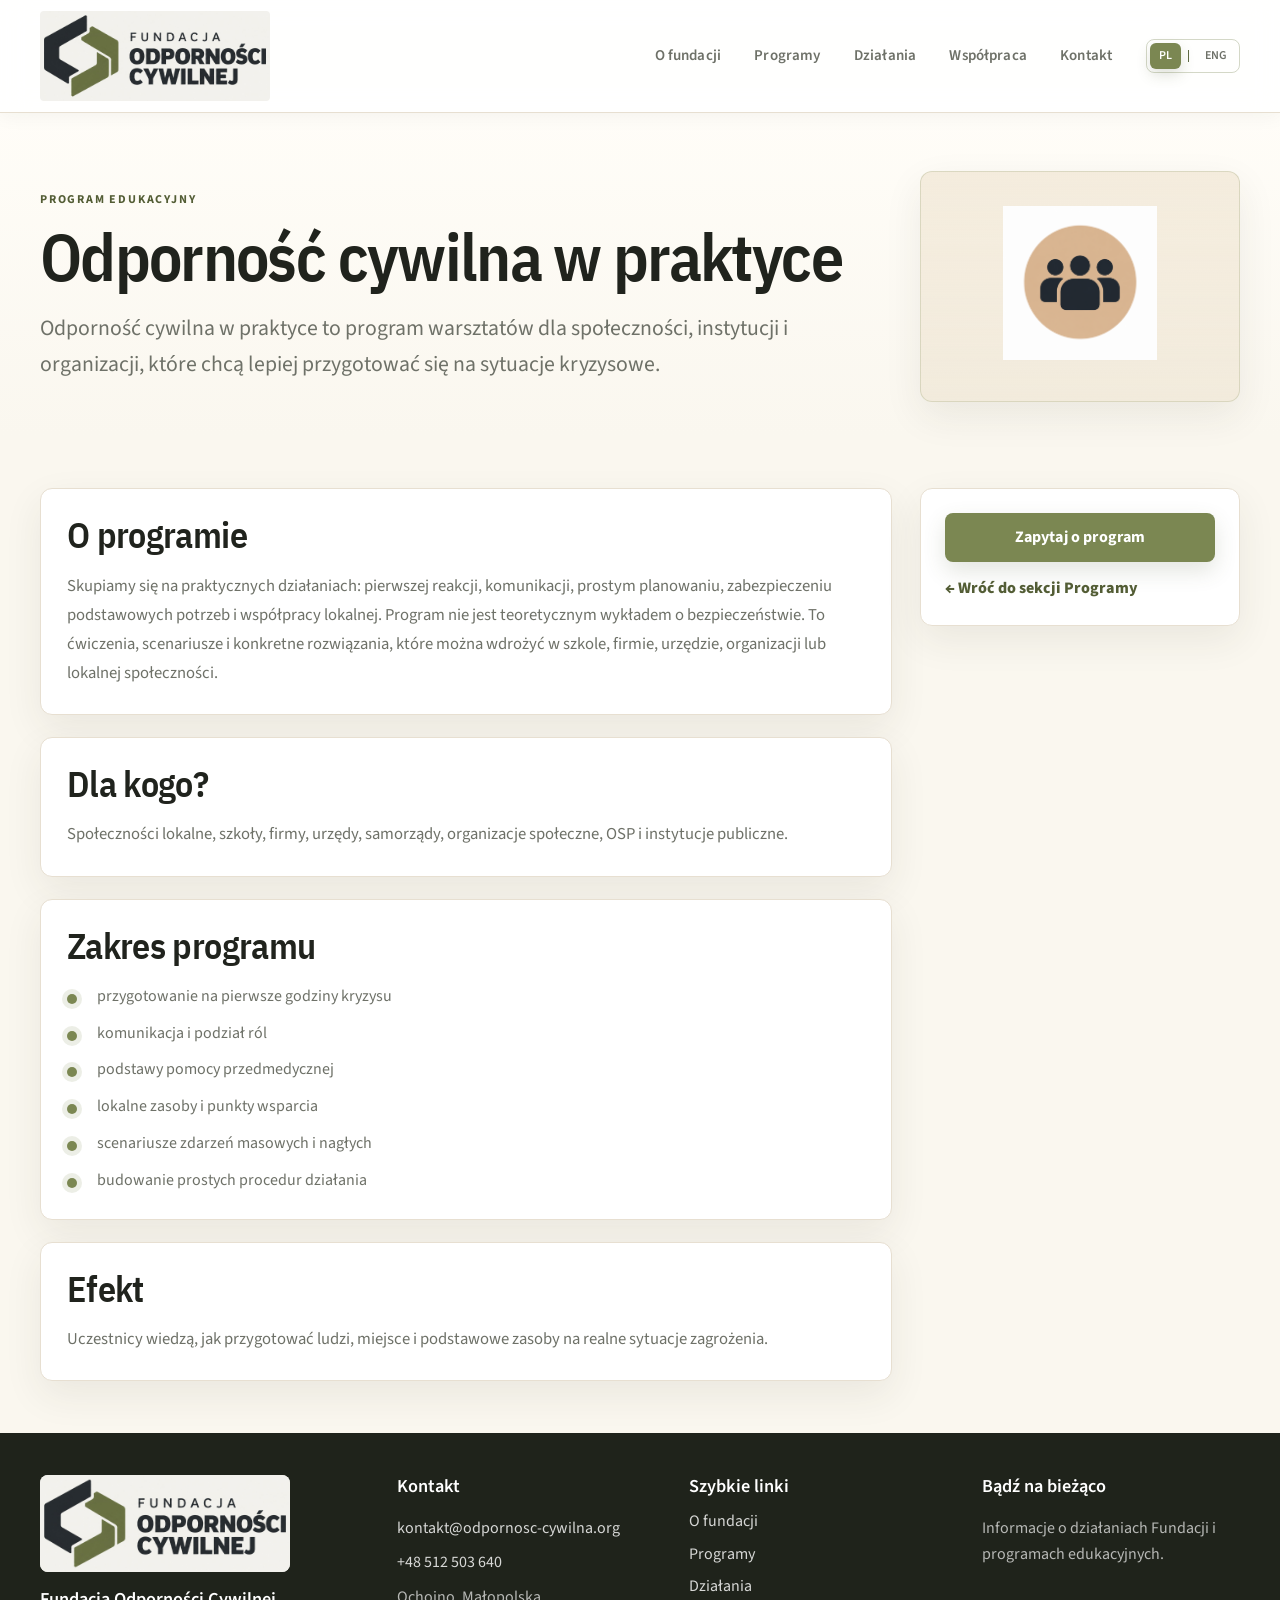
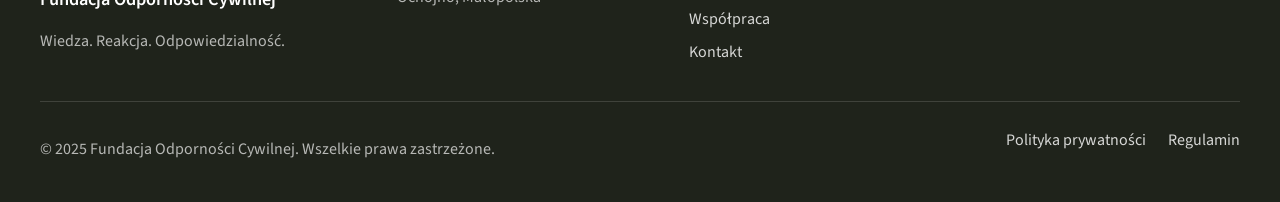
<file: odpornosc-cywilna-w-praktyce/index.html>
<!doctype html>
<html lang="pl">
<head>
  <meta charset="utf-8">
  <meta name="viewport" content="width=device-width, initial-scale=1">
  <title>Odporność cywilna w praktyce | Fundacja Odporności Cywilnej</title>
  <meta name="description" content="Odporność cywilna w praktyce to program warsztatów dla społeczności, instytucji i organizacji, które chcą lepiej przygotować się na sytuacje kryzysowe.">
  <meta property="og:title" content="Odporność cywilna w praktyce | Fundacja Odporności Cywilnej">
  <meta property="og:description" content="Odporność cywilna w praktyce to program warsztatów dla społeczności, instytucji i organizacji, które chcą lepiej przygotować się na sytuacje kryzysowe.">
  <meta property="og:type" content="website">
  <meta property="og:image" content="https://odpornosc-cywilna.org/logo-foc-preview-v6.jpg">
  <link rel="icon" type="image/svg+xml" href="/logo-foc-mark-v6.svg">
  <link rel="shortcut icon" href="/logo-foc-mark-v6.svg">
  <link rel="stylesheet" href="../css/style.css?v=20260922-logo">
</head>
<body>
  <header class="site-header" id="top">
    <div class="container header-inner">
      <a class="brand site-logo" href="../index.html#top" aria-label="Fundacja Odporności Cywilnej">
        <img src="/logo-foc-v6.svg" data-i18n-attr="src:brand.logo.src" alt="Logo Fundacji Odporności Cywilnej">
      </a>
      <button class="nav-toggle" type="button" aria-expanded="false" aria-controls="site-nav">
        <span></span><span></span><span></span>
        <span class="sr-only">Otwórz menu</span>
      </button>
      <nav class="site-nav" id="site-nav" aria-label="Główna nawigacja">
        <a href="../index.html#o-fundacji">O fundacji</a>
        <a href="../index.html#programy">Programy</a>
        <a href="../index.html#dzialania">Działania</a>
        <a href="../index.html#wspolpraca">Współpraca</a>
        <a href="../index.html#kontakt">Kontakt</a>
        <div class="language-switcher" role="group" aria-label="Wybór języka" data-i18n-attr="aria-label:language.switcherLabel">
          <button class="language-option is-active" type="button" data-lang="pl" aria-pressed="true">PL</button>
          <span aria-hidden="true">|</span>
          <button class="language-option" type="button" data-lang="en" aria-pressed="false">ENG</button>
        </div>
      </nav>
    </div>
  </header>

  <main>
    <section class="program-hero section-soft">
      <div class="container program-hero-grid">
        <div>
          <p class="eyebrow">Program edukacyjny</p>
          <h1>Odporność cywilna w praktyce</h1>
          <p class="program-lead">Odporność cywilna w praktyce to program warsztatów dla społeczności, instytucji i organizacji, które chcą lepiej przygotować się na sytuacje kryzysowe.</p>
        </div>
        <div class="program-hero-card" aria-hidden="true"><img src="../peopel.png" alt=""></div>
      </div>
    </section>

    <section class="section">
      <div class="container program-layout">
        <div class="program-content">
          <article class="program-section-card info-card">
            <h2>O programie</h2>
            <p>Skupiamy się na praktycznych działaniach: pierwszej reakcji, komunikacji, prostym planowaniu, zabezpieczeniu podstawowych potrzeb i współpracy lokalnej. Program nie jest teoretycznym wykładem o bezpieczeństwie. To ćwiczenia, scenariusze i konkretne rozwiązania, które można wdrożyć w szkole, firmie, urzędzie, organizacji lub lokalnej społeczności.</p>
          </article>
          <article class="program-section-card info-card">
            <h2>Dla kogo?</h2>
            <p>Społeczności lokalne, szkoły, firmy, urzędy, samorządy, organizacje społeczne, OSP i instytucje publiczne.</p>
          </article>
          <article class="program-section-card info-card">
            <h2>Zakres programu</h2>
            <ul class="program-list">
              <li>przygotowanie na pierwsze godziny kryzysu</li>
              <li>komunikacja i podział ról</li>
              <li>podstawy pomocy przedmedycznej</li>
              <li>lokalne zasoby i punkty wsparcia</li>
              <li>scenariusze zdarzeń masowych i nagłych</li>
              <li>budowanie prostych procedur działania</li>
            </ul>
          </article>
          <article class="program-section-card info-card">
            <h2>Efekt</h2>
            <p>Uczestnicy wiedzą, jak przygotować ludzi, miejsce i podstawowe zasoby na realne sytuacje zagrożenia.</p>
          </article>
        </div>
        <aside class="program-aside" aria-label="Kontakt w sprawie programu">
          <a class="btn btn-primary" href="../index.html#kontakt">Zapytaj o program</a>
          <a class="back-link" href="../index.html#programy">← Wróć do sekcji Programy</a>
        </aside>
      </div>
    </section>
  </main>

  <footer class="site-footer">
    <div class="container footer-grid">
      <div><img class="footer-logo" src="/logo-foc-v6.svg" data-i18n-attr="src:brand.logo.src" alt="Logo Fundacji Odporności Cywilnej"><h3>Fundacja Odporności Cywilnej</h3><p>Wiedza. Reakcja. Odpowiedzialność.</p></div>
      <div><h3>Kontakt</h3><p><a href="mailto:kontakt@odpornosc-cywilna.org">kontakt@odpornosc-cywilna.org</a><a href="tel:+48512503640">+48 512 503 640</a>Ochojno, Małopolska</p></div>
      <div><h3>Szybkie linki</h3><a href="../index.html#o-fundacji">O fundacji</a><a href="../index.html#programy">Programy</a><a href="../index.html#dzialania">Działania</a><a href="../index.html#wspolpraca">Współpraca</a><a href="../index.html#kontakt">Kontakt</a></div>
      <div><h3>Bądź na bieżąco</h3><p>Informacje o działaniach Fundacji i programach edukacyjnych.</p></div>
    </div>
    <div class="container footer-bottom"><p>© 2025 Fundacja Odporności Cywilnej. Wszelkie prawa zastrzeżone.</p><div><a href="#">Polityka prywatności</a><a href="#">Regulamin</a></div></div>
  </footer>
  <script src="../js/main.js?v=20260924-en-brand"></script>
</body>
</html>
</file>
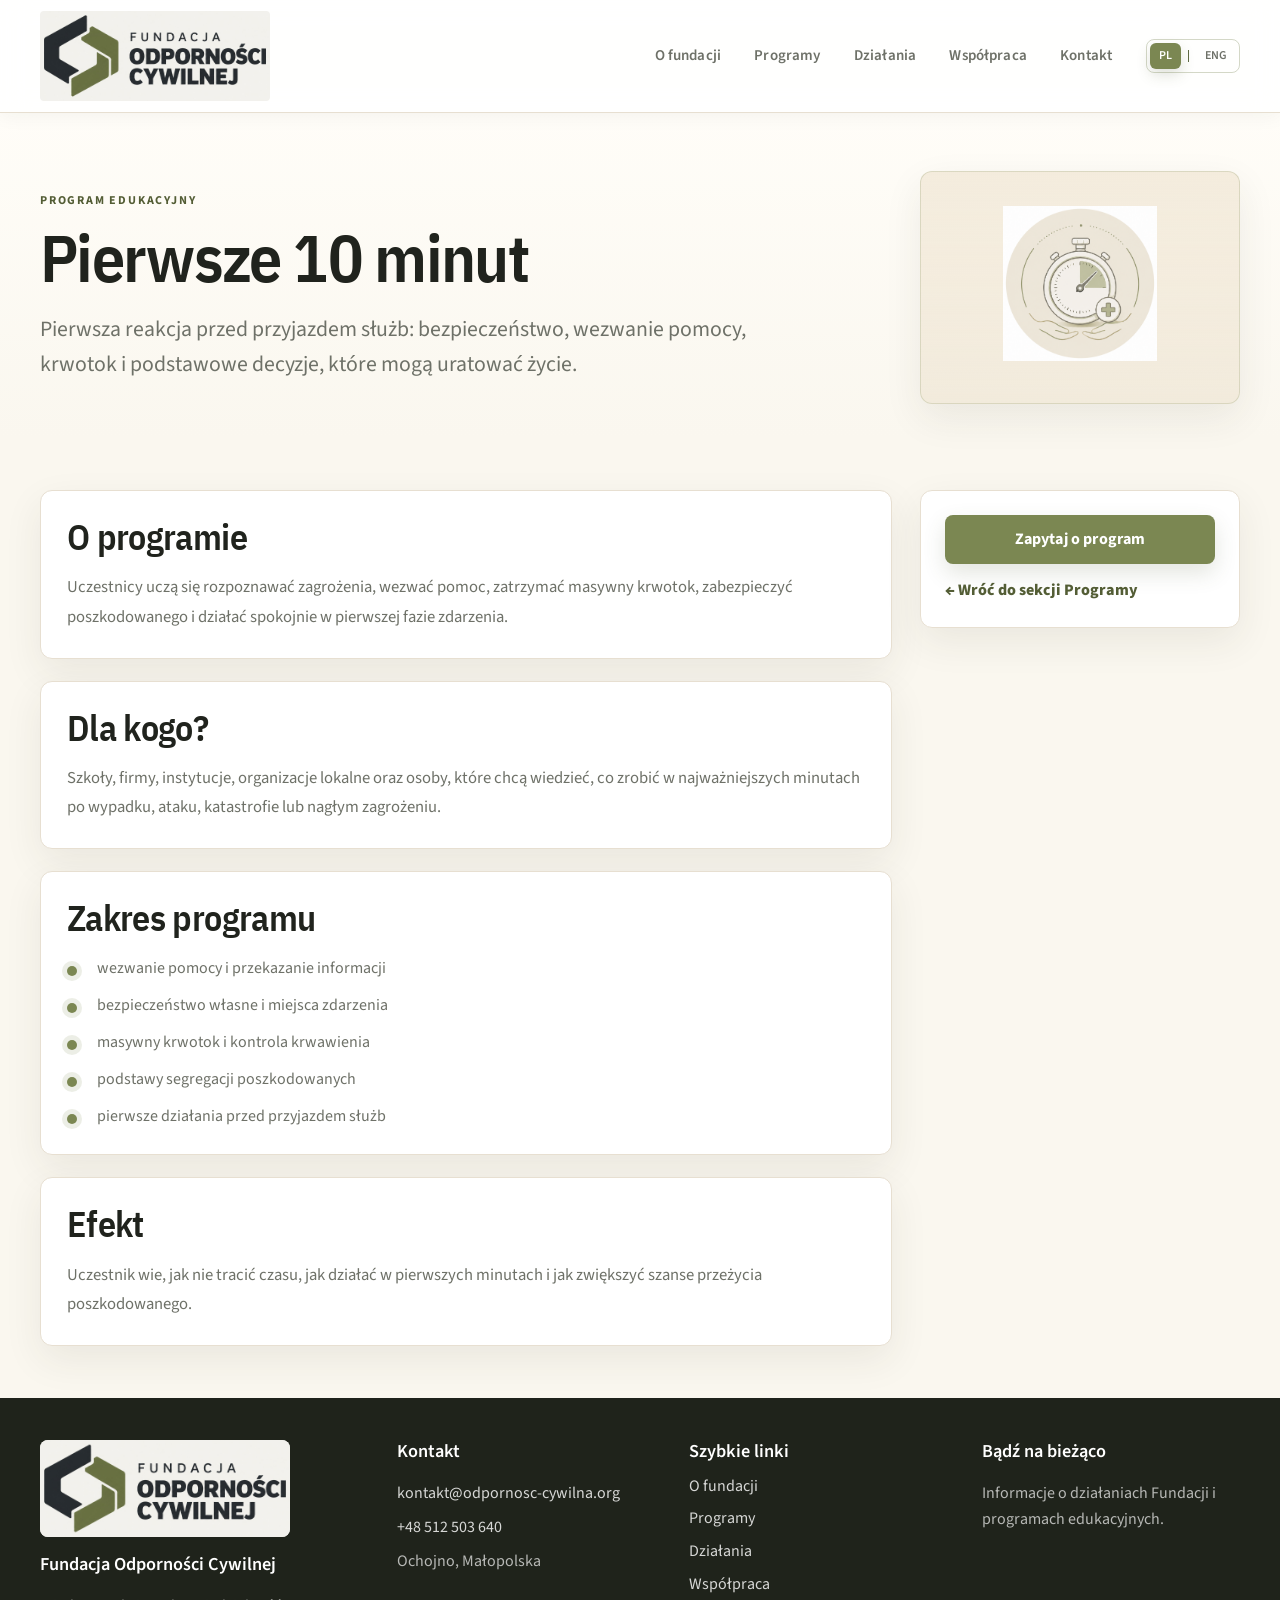
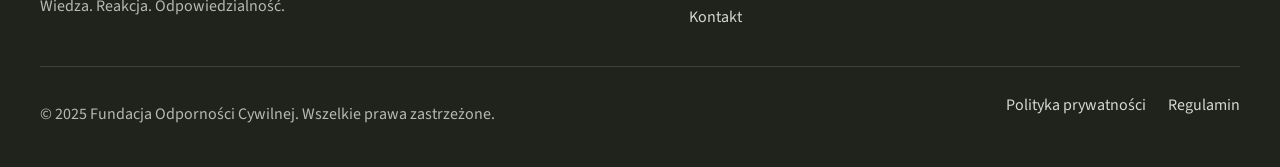
<file: pierwsze-10-minut/index.html>
<!doctype html>
<html lang="pl">
<head>
  <meta charset="utf-8">
  <meta name="viewport" content="width=device-width, initial-scale=1">
  <title>Pierwsze 10 minut | Fundacja Odporności Cywilnej</title>
  <meta name="description" content="Pierwsza reakcja przed przyjazdem służb: bezpieczeństwo, wezwanie pomocy, krwotok i podstawowe decyzje, które mogą uratować życie.">
  <meta property="og:title" content="Pierwsze 10 minut | Fundacja Odporności Cywilnej">
  <meta property="og:description" content="Pierwsza reakcja przed przyjazdem służb: bezpieczeństwo, wezwanie pomocy, krwotok i podstawowe decyzje, które mogą uratować życie.">
  <meta property="og:type" content="website">
  <meta property="og:image" content="https://odpornosc-cywilna.org/logo-foc-preview-v6.jpg">
  <link rel="icon" type="image/svg+xml" href="/logo-foc-mark-v6.svg">
  <link rel="shortcut icon" href="/logo-foc-mark-v6.svg">
  <link rel="stylesheet" href="../css/style.css?v=20260922-logo">
</head>
<body>
  <header class="site-header" id="top">
    <div class="container header-inner">
      <a class="brand site-logo" href="../index.html#top" aria-label="Fundacja Odporności Cywilnej">
        <img src="/logo-foc-v6.svg" data-i18n-attr="src:brand.logo.src" alt="Logo Fundacji Odporności Cywilnej">
      </a>
      <button class="nav-toggle" type="button" aria-expanded="false" aria-controls="site-nav">
        <span></span><span></span><span></span>
        <span class="sr-only">Otwórz menu</span>
      </button>
      <nav class="site-nav" id="site-nav" aria-label="Główna nawigacja">
        <a href="../index.html#o-fundacji">O fundacji</a>
        <a href="../index.html#programy">Programy</a>
        <a href="../index.html#dzialania">Działania</a>
        <a href="../index.html#wspolpraca">Współpraca</a>
        <a href="../index.html#kontakt">Kontakt</a>
        <div class="language-switcher" role="group" aria-label="Wybór języka" data-i18n-attr="aria-label:language.switcherLabel">
          <button class="language-option is-active" type="button" data-lang="pl" aria-pressed="true">PL</button>
          <span aria-hidden="true">|</span>
          <button class="language-option" type="button" data-lang="en" aria-pressed="false">ENG</button>
        </div>
      </nav>
    </div>
  </header>

  <main>
    <section class="program-hero section-soft">
      <div class="container program-hero-grid">
        <div>
          <p class="eyebrow">Program edukacyjny</p>
          <h1>Pierwsze 10 minut</h1>
          <p class="program-lead">Pierwsza reakcja przed przyjazdem służb: bezpieczeństwo, wezwanie pomocy, krwotok i podstawowe decyzje, które mogą uratować życie.</p>
        </div>
        <div class="program-hero-card" aria-hidden="true"><img src="../10min-ne.png" alt=""></div>
      </div>
    </section>

    <section class="section">
      <div class="container program-layout">
        <div class="program-content">
          <article class="program-section-card info-card">
            <h2>O programie</h2>
            <p>Uczestnicy uczą się rozpoznawać zagrożenia, wezwać pomoc, zatrzymać masywny krwotok, zabezpieczyć poszkodowanego i działać spokojnie w pierwszej fazie zdarzenia.</p>
          </article>
          <article class="program-section-card info-card">
            <h2>Dla kogo?</h2>
            <p>Szkoły, firmy, instytucje, organizacje lokalne oraz osoby, które chcą wiedzieć, co zrobić w najważniejszych minutach po wypadku, ataku, katastrofie lub nagłym zagrożeniu.</p>
          </article>
          <article class="program-section-card info-card">
            <h2>Zakres programu</h2>
            <ul class="program-list">
              <li>wezwanie pomocy i przekazanie informacji</li>
              <li>bezpieczeństwo własne i miejsca zdarzenia</li>
              <li>masywny krwotok i kontrola krwawienia</li>
              <li>podstawy segregacji poszkodowanych</li>
              <li>pierwsze działania przed przyjazdem służb</li>
            </ul>
          </article>
          <article class="program-section-card info-card">
            <h2>Efekt</h2>
            <p>Uczestnik wie, jak nie tracić czasu, jak działać w pierwszych minutach i jak zwiększyć szanse przeżycia poszkodowanego.</p>
          </article>
        </div>
        <aside class="program-aside" aria-label="Kontakt w sprawie programu">
          <a class="btn btn-primary" href="../index.html#kontakt">Zapytaj o program</a>
          <a class="back-link" href="../index.html#programy">← Wróć do sekcji Programy</a>
        </aside>
      </div>
    </section>
  </main>

  <footer class="site-footer">
    <div class="container footer-grid">
      <div><img class="footer-logo" src="/logo-foc-v6.svg" data-i18n-attr="src:brand.logo.src" alt="Logo Fundacji Odporności Cywilnej"><h3>Fundacja Odporności Cywilnej</h3><p>Wiedza. Reakcja. Odpowiedzialność.</p></div>
      <div><h3>Kontakt</h3><p><a href="mailto:kontakt@odpornosc-cywilna.org">kontakt@odpornosc-cywilna.org</a><a href="tel:+48512503640">+48 512 503 640</a>Ochojno, Małopolska</p></div>
      <div><h3>Szybkie linki</h3><a href="../index.html#o-fundacji">O fundacji</a><a href="../index.html#programy">Programy</a><a href="../index.html#dzialania">Działania</a><a href="../index.html#wspolpraca">Współpraca</a><a href="../index.html#kontakt">Kontakt</a></div>
      <div><h3>Bądź na bieżąco</h3><p>Informacje o działaniach Fundacji i programach edukacyjnych.</p></div>
    </div>
    <div class="container footer-bottom"><p>© 2025 Fundacja Odporności Cywilnej. Wszelkie prawa zastrzeżone.</p><div><a href="#">Polityka prywatności</a><a href="#">Regulamin</a></div></div>
  </footer>
  <script src="../js/main.js?v=20260924-en-brand"></script>
</body>
</html>
</file>
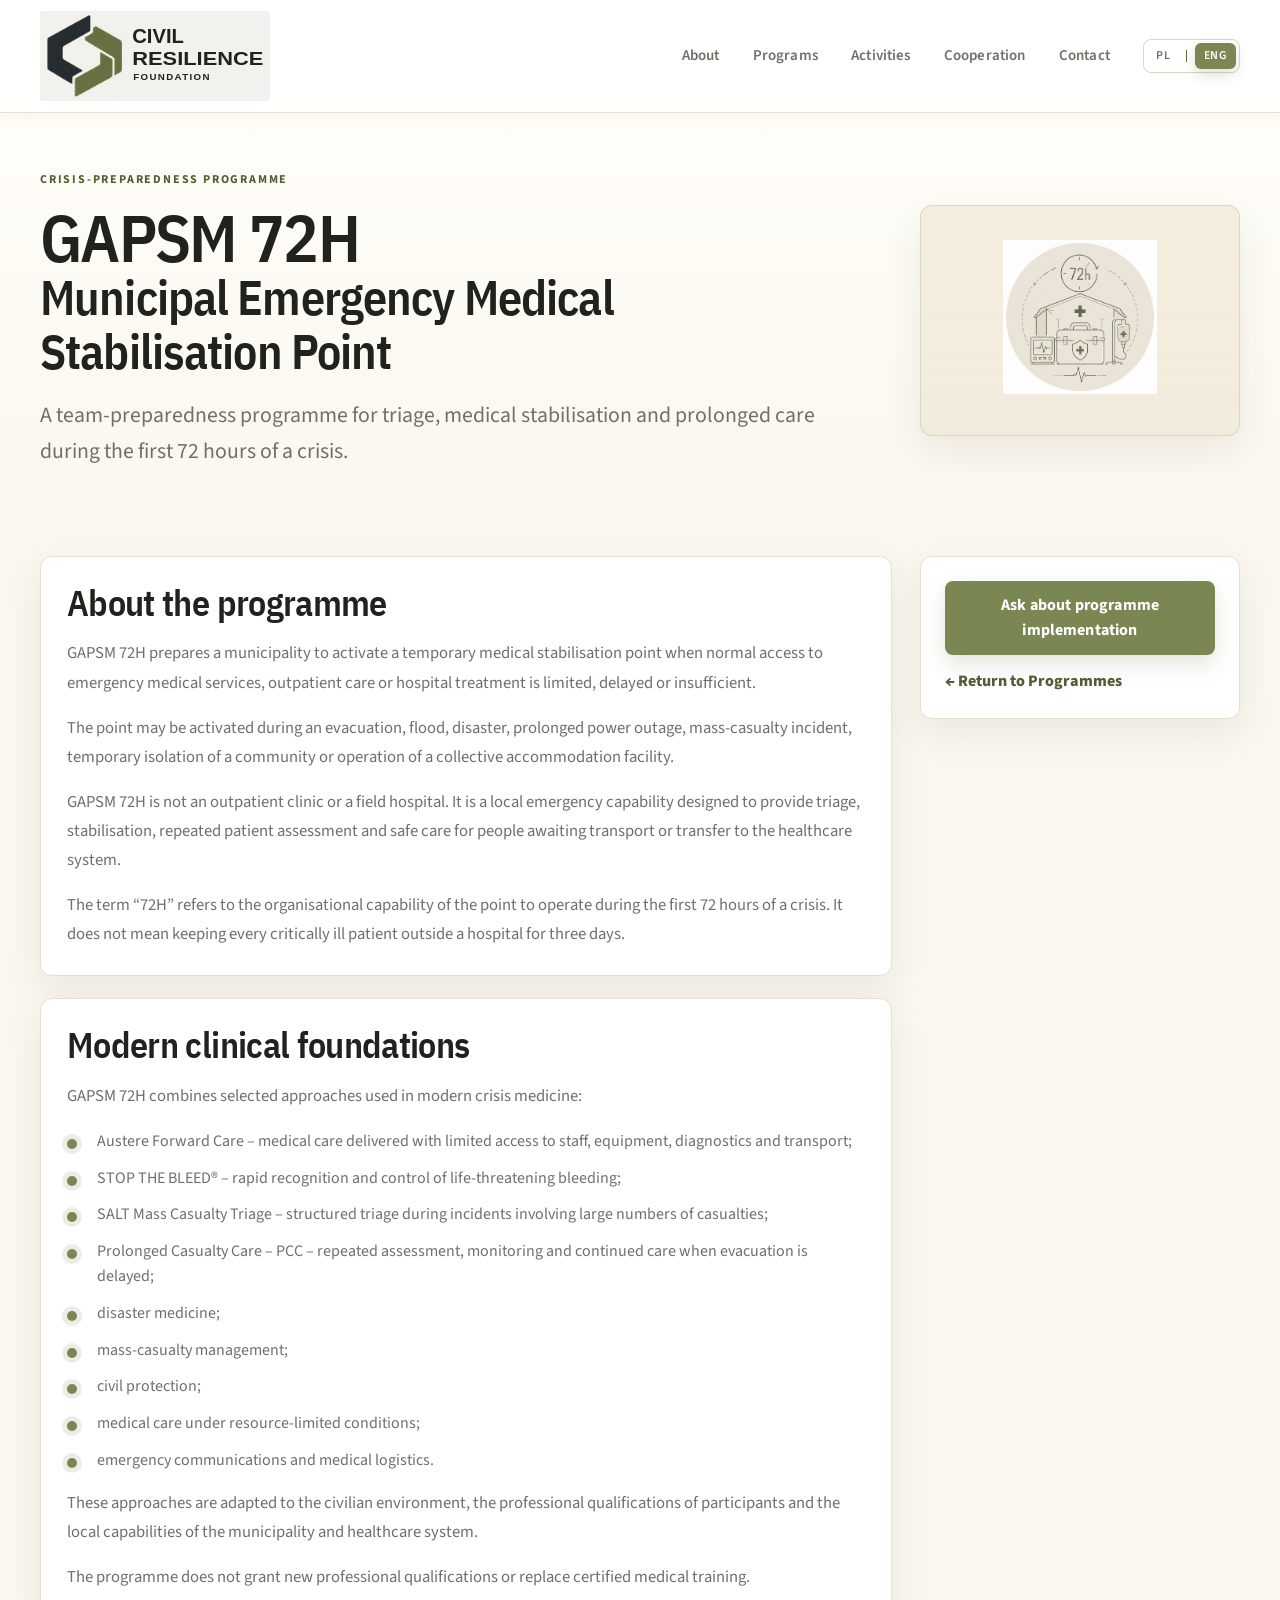
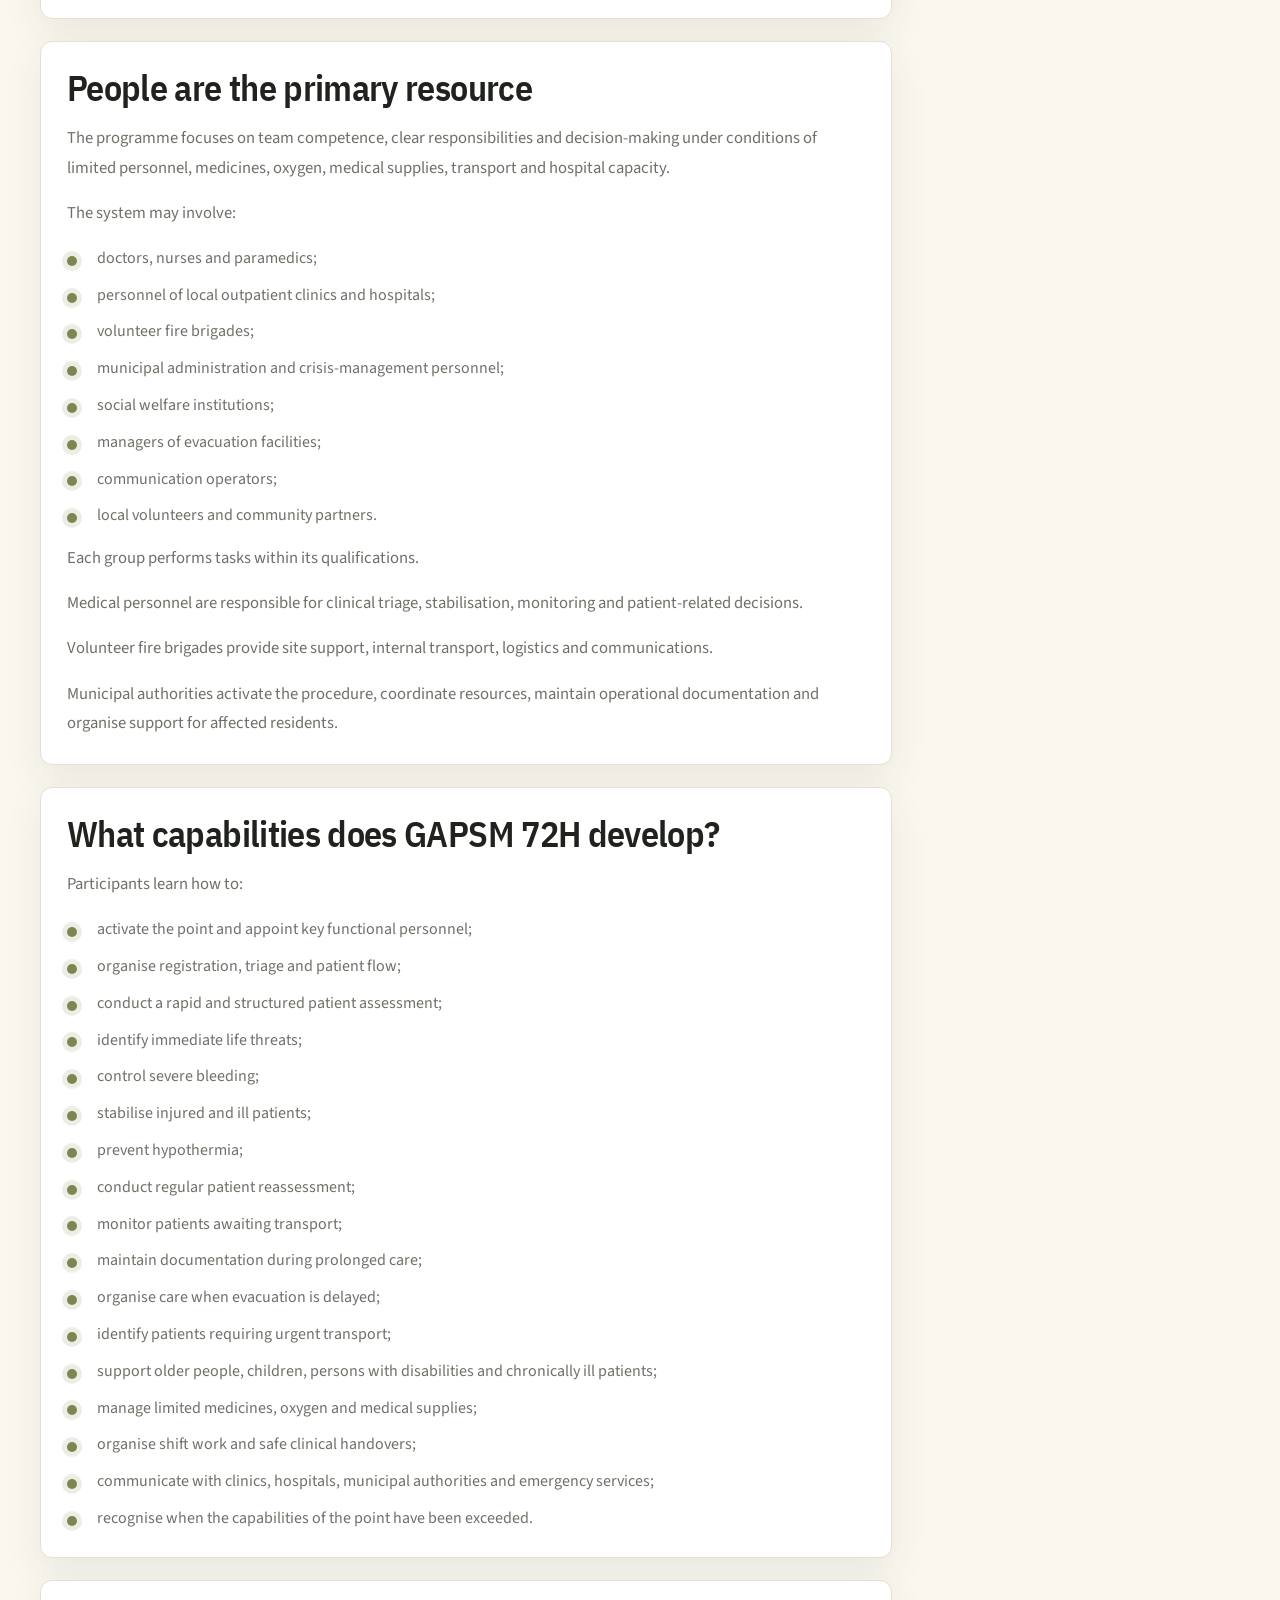
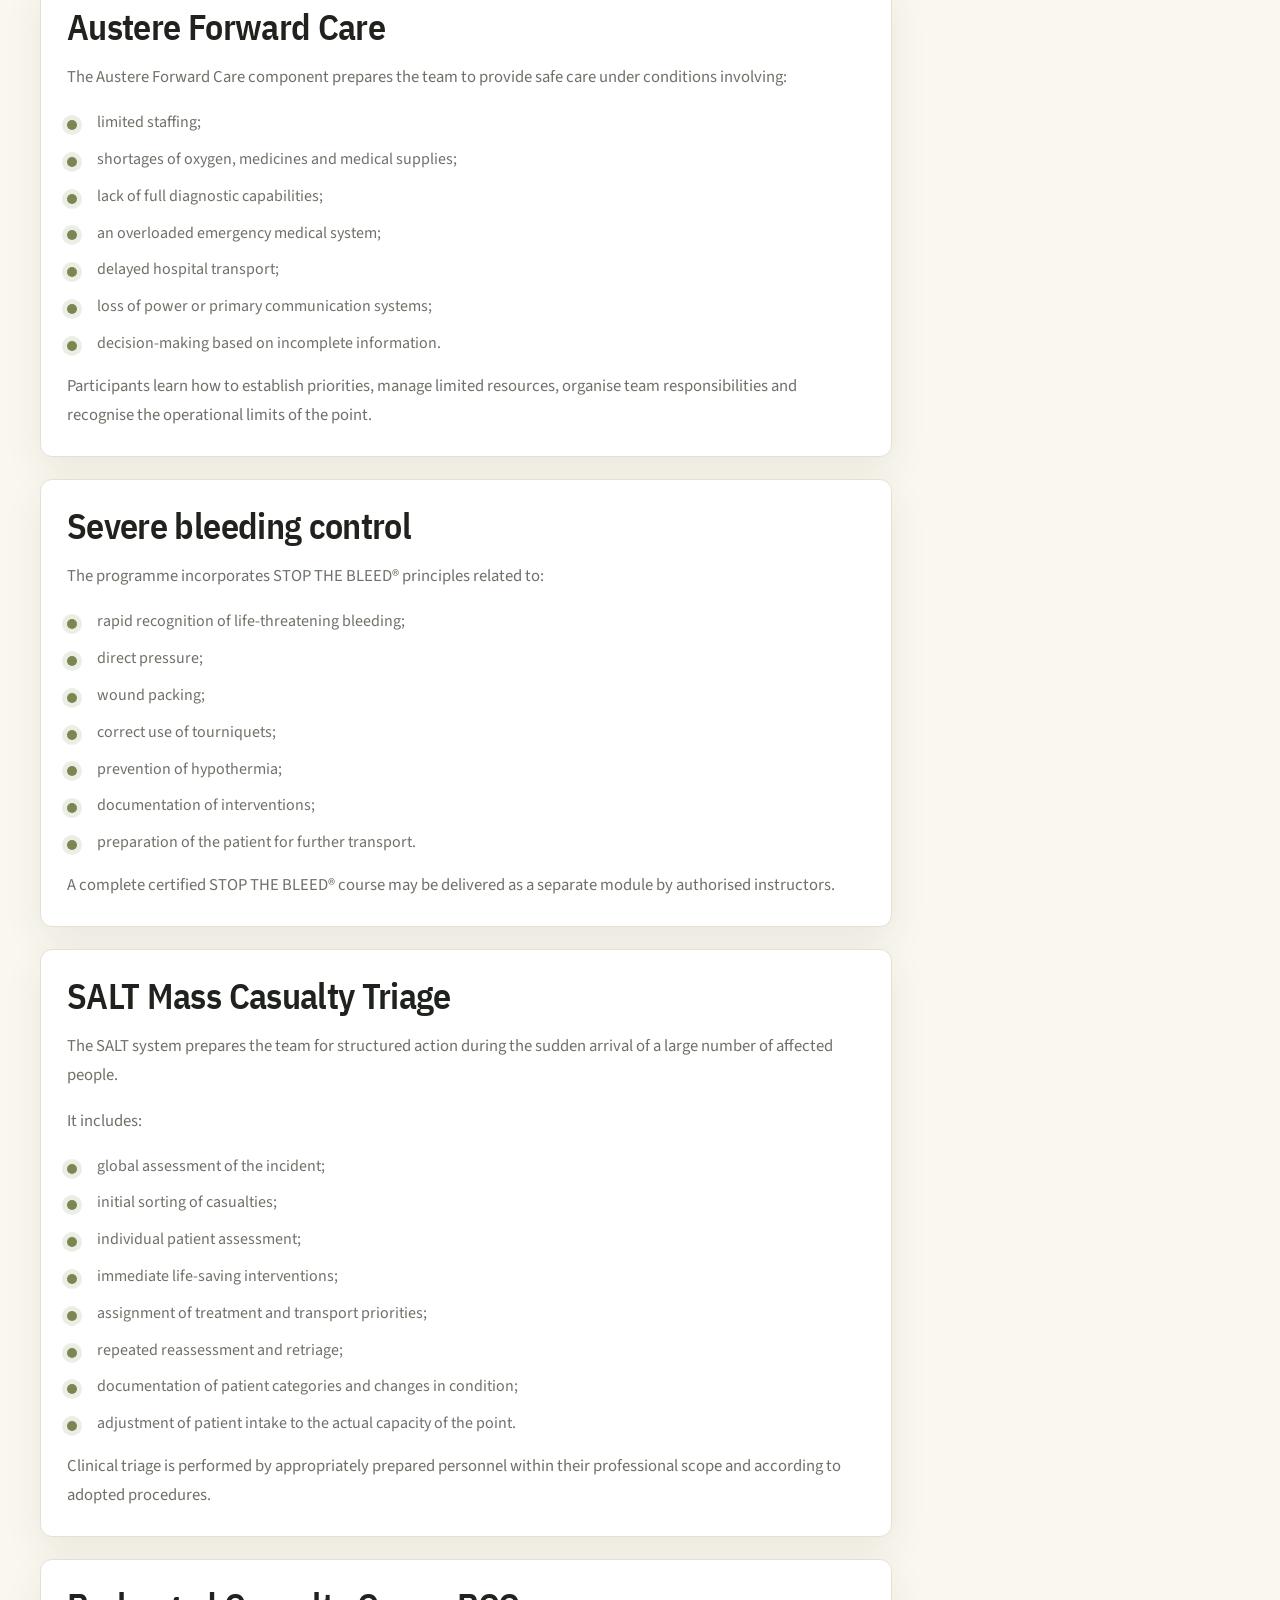
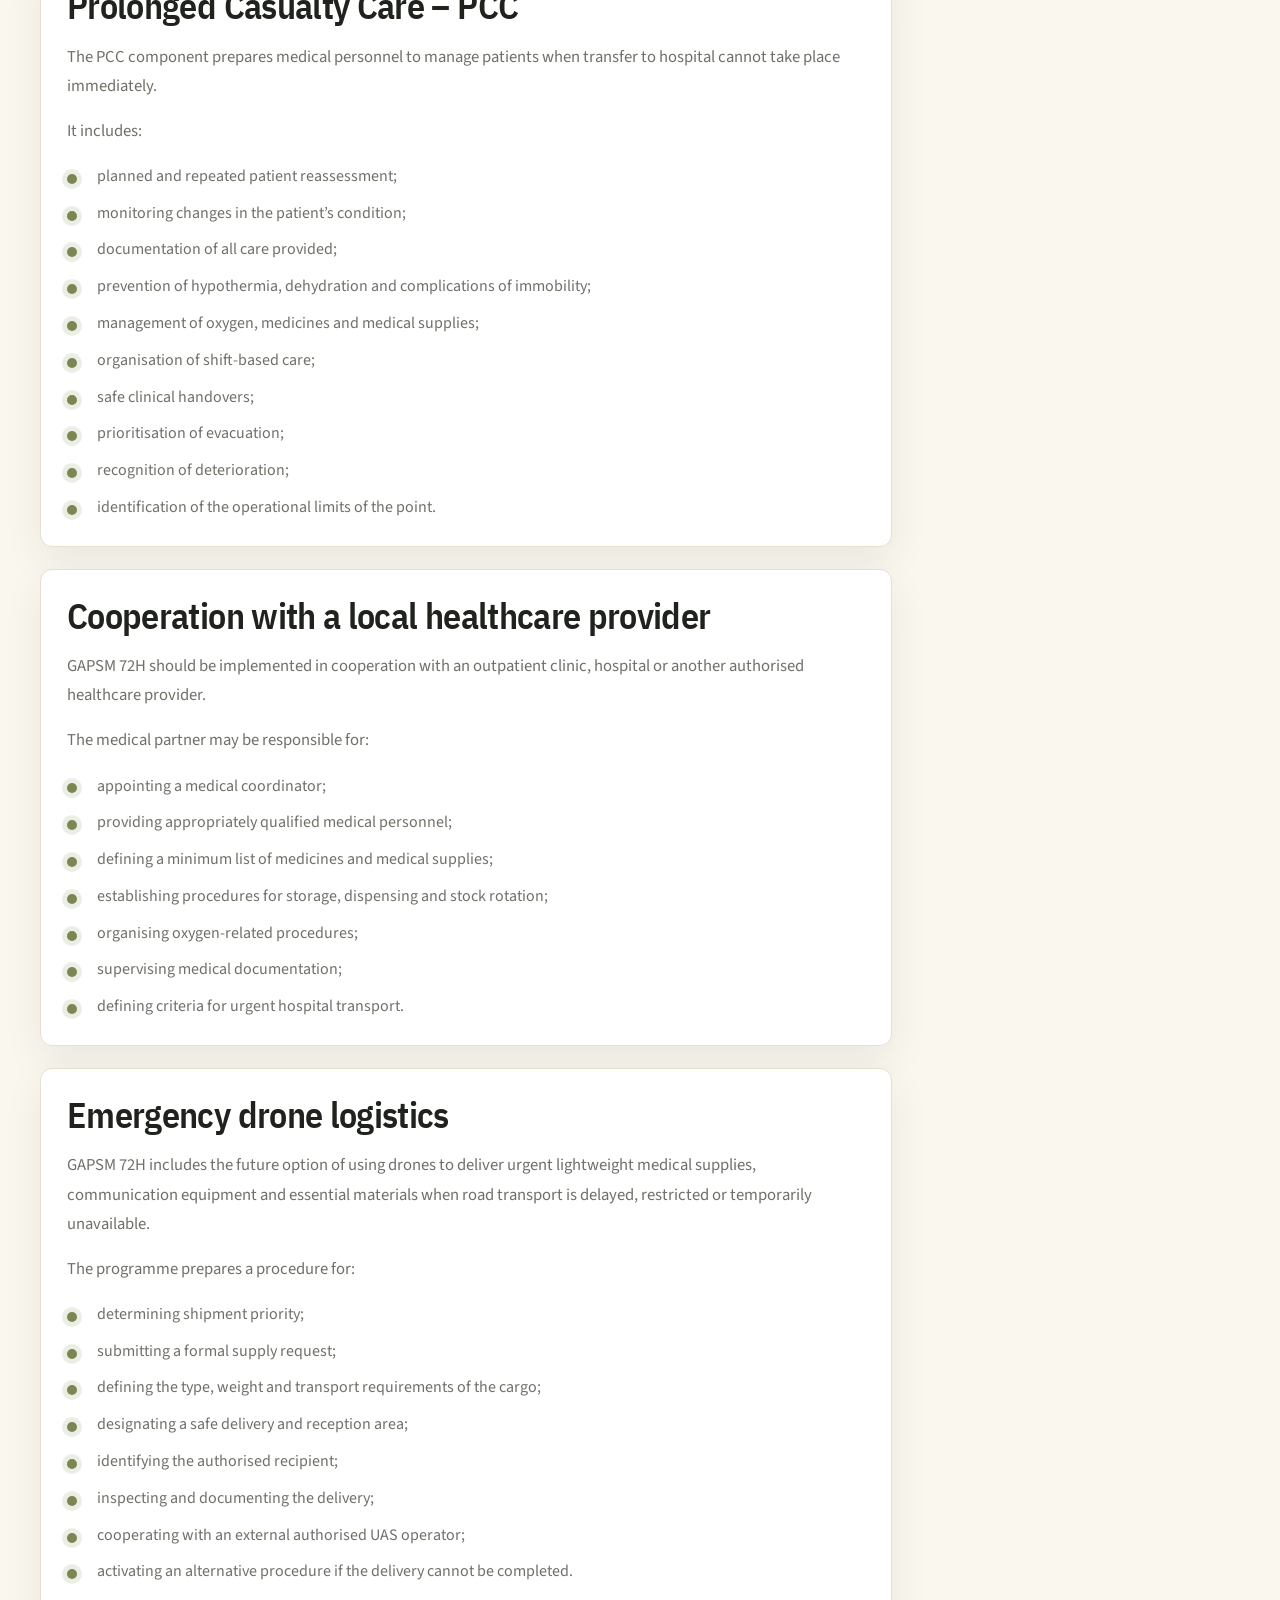
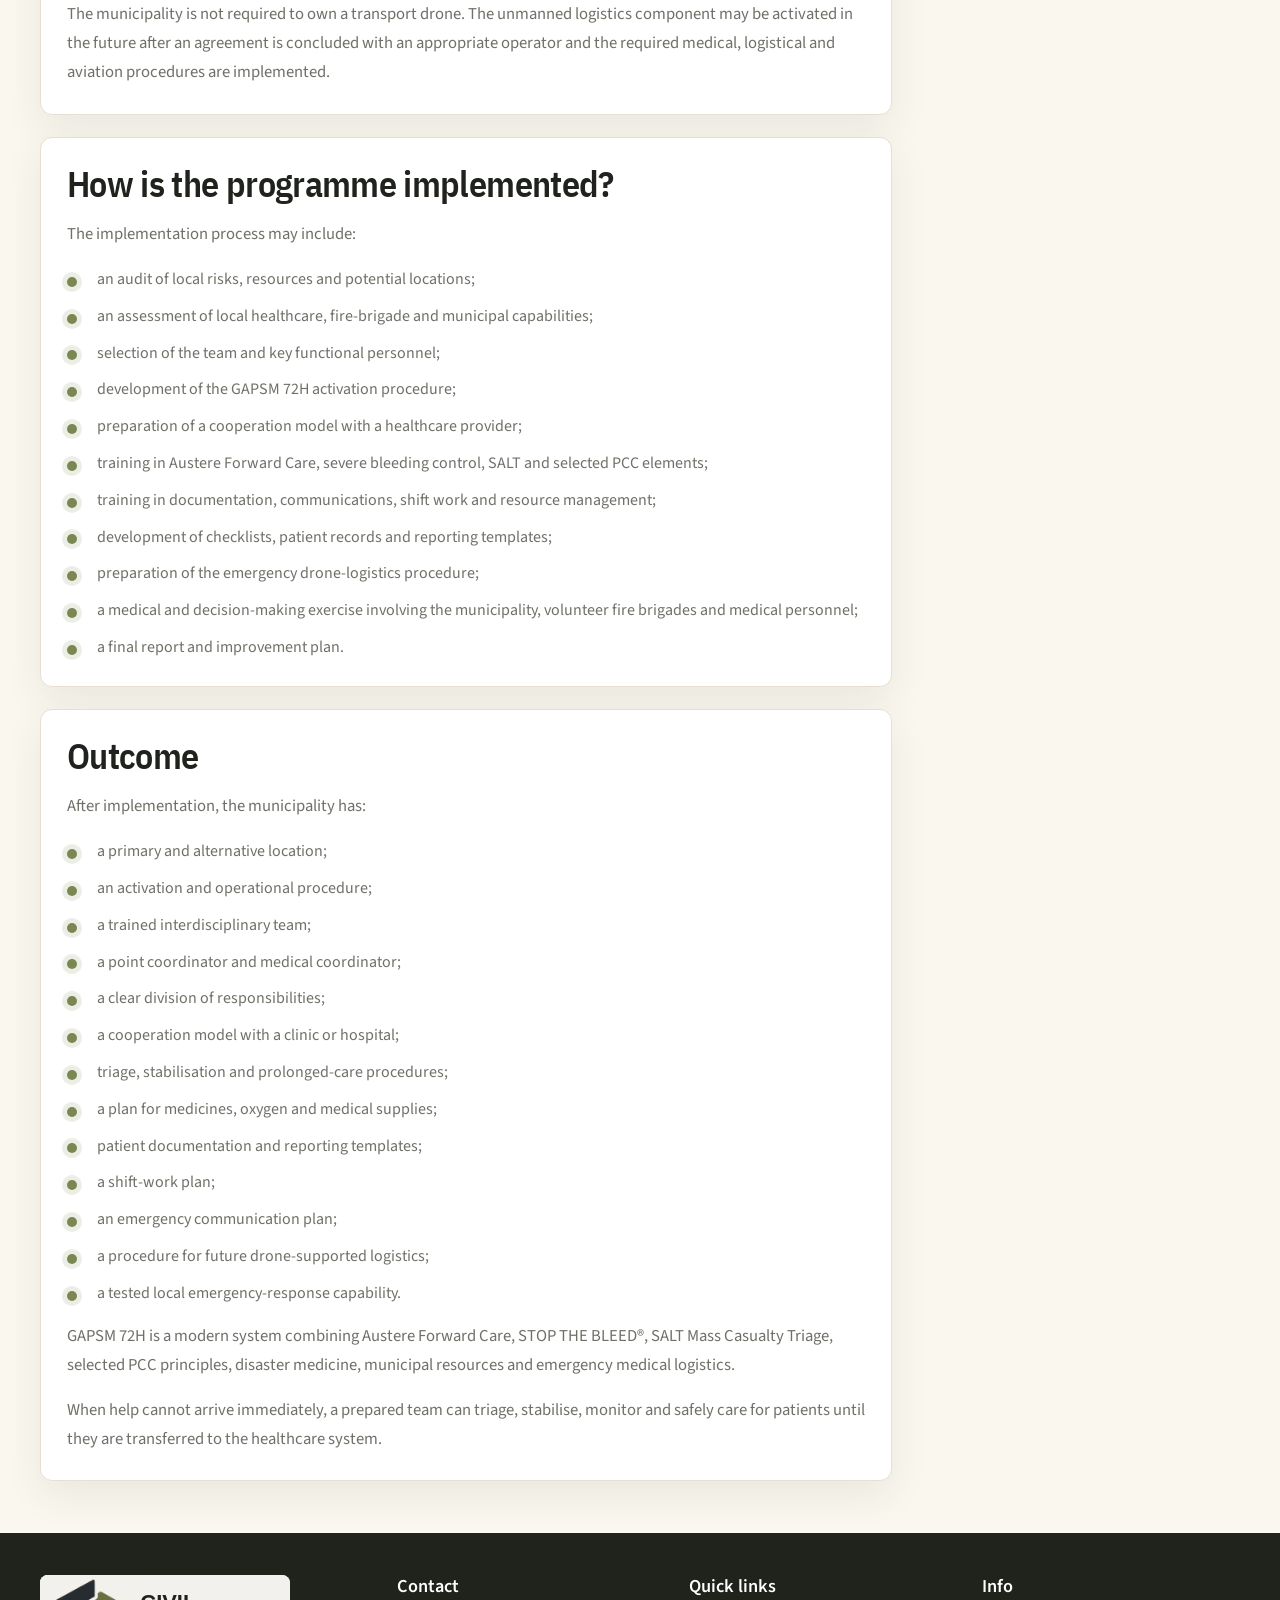
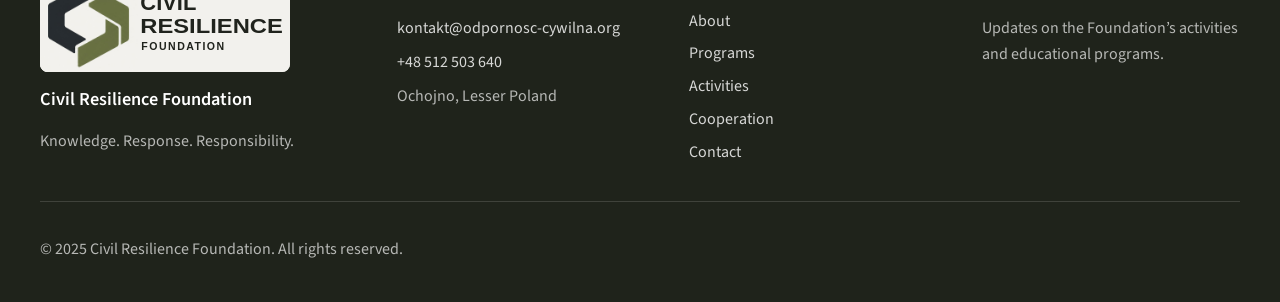
<file: en/gapsm-72h/index.html>
<!doctype html>
<html lang="en">
<head>
  <meta charset="utf-8">
  <meta name="viewport" content="width=device-width, initial-scale=1">
  <title>GAPSM 72H – Municipal Emergency Medical Stabilisation Point</title>
  <meta name="description" content="A programme preparing municipalities, volunteer fire brigades and medical personnel to provide triage, stabilisation and prolonged care during the first 72 hours of a crisis.">
  <meta property="og:title" content="GAPSM 72H – Municipal Emergency Medical Stabilisation Point">
  <meta property="og:description" content="A programme preparing municipalities, volunteer fire brigades and medical personnel to provide triage, stabilisation and prolonged care during the first 72 hours of a crisis.">
  <meta property="og:type" content="website">
  <meta property="og:image" content="https://odpornosc-cywilna.org/logo-foc-preview-v6.jpg">
  <link rel="icon" type="image/svg+xml" href="/logo-foc-mark-v6.svg">
  <link rel="shortcut icon" href="/logo-foc-mark-v6.svg">
  <link rel="stylesheet" href="../../css/style.css?v=20260922-logo">
</head>
<body>
  <header class="site-header" id="top"><div class="container header-inner"><a class="brand site-logo" href="../../index.html#top" aria-label="Civil Resilience Foundation"><img src="/en-logo-foc-v6.svg" data-i18n-attr="src:brand.logo.src" alt="Civil Resilience Foundation logo"></a><button class="nav-toggle" type="button" aria-expanded="false" aria-controls="site-nav"><span></span><span></span><span></span><span class="sr-only">Open menu</span></button><nav class="site-nav" id="site-nav" aria-label="Main navigation"><a href="../../index.html#o-fundacji">About</a><a href="../../index.html#programy">Programs</a><a href="../../index.html#dzialania">Activities</a><a href="../../index.html#wspolpraca">Cooperation</a><a href="../../index.html#kontakt">Contact</a><div class="language-switcher" role="group" aria-label="Language selection"><a class="language-option" href="../../gapsm-72h/">PL</a><span aria-hidden="true">|</span><a class="language-option is-active" href="../../en/gapsm-72h/">ENG</a></div></nav></div></header>
  <main>
    <section class="program-hero section-soft"><div class="container program-hero-grid"><div><p class="eyebrow">CRISIS-PREPAREDNESS PROGRAMME</p><h1>GAPSM 72H</h1><h2>Municipal Emergency Medical Stabilisation Point</h2><p class="program-lead">A team-preparedness programme for triage, medical stabilisation and prolonged care during the first 72 hours of a crisis.</p></div><div class="program-hero-card" aria-hidden="true"><img src="../../GAPSM-ne.png" alt=""></div></div></section>
    <section class="section"><div class="container program-layout"><div class="program-content">
          <article class="program-section-card info-card"><h2>About the programme</h2><p>GAPSM 72H prepares a municipality to activate a temporary medical stabilisation point when normal access to emergency medical services, outpatient care or hospital treatment is limited, delayed or insufficient.</p><p>The point may be activated during an evacuation, flood, disaster, prolonged power outage, mass-casualty incident, temporary isolation of a community or operation of a collective accommodation facility.</p><p>GAPSM 72H is not an outpatient clinic or a field hospital. It is a local emergency capability designed to provide triage, stabilisation, repeated patient assessment and safe care for people awaiting transport or transfer to the healthcare system.</p><p>The term “72H” refers to the organisational capability of the point to operate during the first 72 hours of a crisis. It does not mean keeping every critically ill patient outside a hospital for three days.</p></article>
          <article class="program-section-card info-card"><h2>Modern clinical foundations</h2><p>GAPSM 72H combines selected approaches used in modern crisis medicine:</p><ul class="program-list"><li>Austere Forward Care – medical care delivered with limited access to staff, equipment, diagnostics and transport;</li><li>STOP THE BLEED® – rapid recognition and control of life-threatening bleeding;</li><li>SALT Mass Casualty Triage – structured triage during incidents involving large numbers of casualties;</li><li>Prolonged Casualty Care – PCC – repeated assessment, monitoring and continued care when evacuation is delayed;</li><li>disaster medicine;</li><li>mass-casualty management;</li><li>civil protection;</li><li>medical care under resource-limited conditions;</li><li>emergency communications and medical logistics.</li></ul><p>These approaches are adapted to the civilian environment, the professional qualifications of participants and the local capabilities of the municipality and healthcare system.</p><p>The programme does not grant new professional qualifications or replace certified medical training.</p></article>
          <article class="program-section-card info-card"><h2>People are the primary resource</h2><p>The programme focuses on team competence, clear responsibilities and decision-making under conditions of limited personnel, medicines, oxygen, medical supplies, transport and hospital capacity.</p><p>The system may involve:</p><ul class="program-list"><li>doctors, nurses and paramedics;</li><li>personnel of local outpatient clinics and hospitals;</li><li>volunteer fire brigades;</li><li>municipal administration and crisis-management personnel;</li><li>social welfare institutions;</li><li>managers of evacuation facilities;</li><li>communication operators;</li><li>local volunteers and community partners.</li></ul><p>Each group performs tasks within its qualifications.</p><p>Medical personnel are responsible for clinical triage, stabilisation, monitoring and patient-related decisions.</p><p>Volunteer fire brigades provide site support, internal transport, logistics and communications.</p><p>Municipal authorities activate the procedure, coordinate resources, maintain operational documentation and organise support for affected residents.</p></article>
          <article class="program-section-card info-card"><h2>What capabilities does GAPSM 72H develop?</h2><p>Participants learn how to:</p><ul class="program-list"><li>activate the point and appoint key functional personnel;</li><li>organise registration, triage and patient flow;</li><li>conduct a rapid and structured patient assessment;</li><li>identify immediate life threats;</li><li>control severe bleeding;</li><li>stabilise injured and ill patients;</li><li>prevent hypothermia;</li><li>conduct regular patient reassessment;</li><li>monitor patients awaiting transport;</li><li>maintain documentation during prolonged care;</li><li>organise care when evacuation is delayed;</li><li>identify patients requiring urgent transport;</li><li>support older people, children, persons with disabilities and chronically ill patients;</li><li>manage limited medicines, oxygen and medical supplies;</li><li>organise shift work and safe clinical handovers;</li><li>communicate with clinics, hospitals, municipal authorities and emergency services;</li><li>recognise when the capabilities of the point have been exceeded.</li></ul></article>
          <article class="program-section-card info-card"><h2>Austere Forward Care</h2><p>The Austere Forward Care component prepares the team to provide safe care under conditions involving:</p><ul class="program-list"><li>limited staffing;</li><li>shortages of oxygen, medicines and medical supplies;</li><li>lack of full diagnostic capabilities;</li><li>an overloaded emergency medical system;</li><li>delayed hospital transport;</li><li>loss of power or primary communication systems;</li><li>decision-making based on incomplete information.</li></ul><p>Participants learn how to establish priorities, manage limited resources, organise team responsibilities and recognise the operational limits of the point.</p></article>
          <article class="program-section-card info-card"><h2>Severe bleeding control</h2><p>The programme incorporates STOP THE BLEED® principles related to:</p><ul class="program-list"><li>rapid recognition of life-threatening bleeding;</li><li>direct pressure;</li><li>wound packing;</li><li>correct use of tourniquets;</li><li>prevention of hypothermia;</li><li>documentation of interventions;</li><li>preparation of the patient for further transport.</li></ul><p>A complete certified STOP THE BLEED® course may be delivered as a separate module by authorised instructors.</p></article>
          <article class="program-section-card info-card"><h2>SALT Mass Casualty Triage</h2><p>The SALT system prepares the team for structured action during the sudden arrival of a large number of affected people.</p><p>It includes:</p><ul class="program-list"><li>global assessment of the incident;</li><li>initial sorting of casualties;</li><li>individual patient assessment;</li><li>immediate life-saving interventions;</li><li>assignment of treatment and transport priorities;</li><li>repeated reassessment and retriage;</li><li>documentation of patient categories and changes in condition;</li><li>adjustment of patient intake to the actual capacity of the point.</li></ul><p>Clinical triage is performed by appropriately prepared personnel within their professional scope and according to adopted procedures.</p></article>
          <article class="program-section-card info-card"><h2>Prolonged Casualty Care – PCC</h2><p>The PCC component prepares medical personnel to manage patients when transfer to hospital cannot take place immediately.</p><p>It includes:</p><ul class="program-list"><li>planned and repeated patient reassessment;</li><li>monitoring changes in the patient’s condition;</li><li>documentation of all care provided;</li><li>prevention of hypothermia, dehydration and complications of immobility;</li><li>management of oxygen, medicines and medical supplies;</li><li>organisation of shift-based care;</li><li>safe clinical handovers;</li><li>prioritisation of evacuation;</li><li>recognition of deterioration;</li><li>identification of the operational limits of the point.</li></ul></article>
          <article class="program-section-card info-card"><h2>Cooperation with a local healthcare provider</h2><p>GAPSM 72H should be implemented in cooperation with an outpatient clinic, hospital or another authorised healthcare provider.</p><p>The medical partner may be responsible for:</p><ul class="program-list"><li>appointing a medical coordinator;</li><li>providing appropriately qualified medical personnel;</li><li>defining a minimum list of medicines and medical supplies;</li><li>establishing procedures for storage, dispensing and stock rotation;</li><li>organising oxygen-related procedures;</li><li>supervising medical documentation;</li><li>defining criteria for urgent hospital transport.</li></ul></article>
          <article class="program-section-card info-card"><h2>Emergency drone logistics</h2><p>GAPSM 72H includes the future option of using drones to deliver urgent lightweight medical supplies, communication equipment and essential materials when road transport is delayed, restricted or temporarily unavailable.</p><p>The programme prepares a procedure for:</p><ul class="program-list"><li>determining shipment priority;</li><li>submitting a formal supply request;</li><li>defining the type, weight and transport requirements of the cargo;</li><li>designating a safe delivery and reception area;</li><li>identifying the authorised recipient;</li><li>inspecting and documenting the delivery;</li><li>cooperating with an external authorised UAS operator;</li><li>activating an alternative procedure if the delivery cannot be completed.</li></ul><p>The municipality is not required to own a transport drone. The unmanned logistics component may be activated in the future after an agreement is concluded with an appropriate operator and the required medical, logistical and aviation procedures are implemented.</p></article>
          <article class="program-section-card info-card"><h2>How is the programme implemented?</h2><p>The implementation process may include:</p><ol class="program-list"><li>an audit of local risks, resources and potential locations;</li><li>an assessment of local healthcare, fire-brigade and municipal capabilities;</li><li>selection of the team and key functional personnel;</li><li>development of the GAPSM 72H activation procedure;</li><li>preparation of a cooperation model with a healthcare provider;</li><li>training in Austere Forward Care, severe bleeding control, SALT and selected PCC elements;</li><li>training in documentation, communications, shift work and resource management;</li><li>development of checklists, patient records and reporting templates;</li><li>preparation of the emergency drone-logistics procedure;</li><li>a medical and decision-making exercise involving the municipality, volunteer fire brigades and medical personnel;</li><li>a final report and improvement plan.</li></ol></article>
          <article class="program-section-card info-card"><h2>Outcome</h2><p>After implementation, the municipality has:</p><ul class="program-list"><li>a primary and alternative location;</li><li>an activation and operational procedure;</li><li>a trained interdisciplinary team;</li><li>a point coordinator and medical coordinator;</li><li>a clear division of responsibilities;</li><li>a cooperation model with a clinic or hospital;</li><li>triage, stabilisation and prolonged-care procedures;</li><li>a plan for medicines, oxygen and medical supplies;</li><li>patient documentation and reporting templates;</li><li>a shift-work plan;</li><li>an emergency communication plan;</li><li>a procedure for future drone-supported logistics;</li><li>a tested local emergency-response capability.</li></ul><p>GAPSM 72H is a modern system combining Austere Forward Care, STOP THE BLEED®, SALT Mass Casualty Triage, selected PCC principles, disaster medicine, municipal resources and emergency medical logistics.</p><p>When help cannot arrive immediately, a prepared team can triage, stabilise, monitor and safely care for patients until they are transferred to the healthcare system.</p></article>
        </div><aside class="program-aside" aria-label="Programme contact"><a class="btn btn-primary" href="../../index.html#kontakt">Ask about programme implementation</a><a class="back-link" href="../../index.html#programy">← Return to Programmes</a></aside></div></section>
  </main>
  <footer class="site-footer"><div class="container footer-grid"><div><img class="footer-logo" src="/en-logo-foc-v6.svg" data-i18n-attr="src:brand.logo.src" alt="Civil Resilience Foundation logo"><h3>Civil Resilience Foundation</h3><p>Knowledge. Response. Responsibility.</p></div><div><h3>Contact</h3><p><a href="mailto:kontakt@odpornosc-cywilna.org">kontakt@odpornosc-cywilna.org</a><a href="tel:+48512503640">+48 512 503 640</a>Ochojno, Lesser Poland</p></div><div><h3>Quick links</h3><a href="../../index.html#o-fundacji">About</a><a href="../../index.html#programy">Programs</a><a href="../../index.html#dzialania">Activities</a><a href="../../index.html#wspolpraca">Cooperation</a><a href="../../index.html#kontakt">Contact</a></div><div><h3>Info</h3><p>Updates on the Foundation’s activities and educational programs.</p></div></div><div class="container footer-bottom"><p>© 2025 Civil Resilience Foundation. All rights reserved.</p></div></footer>
  <script src="../../js/main.js?v=20260924-en-brand"></script>
</body>
</html>
</file>
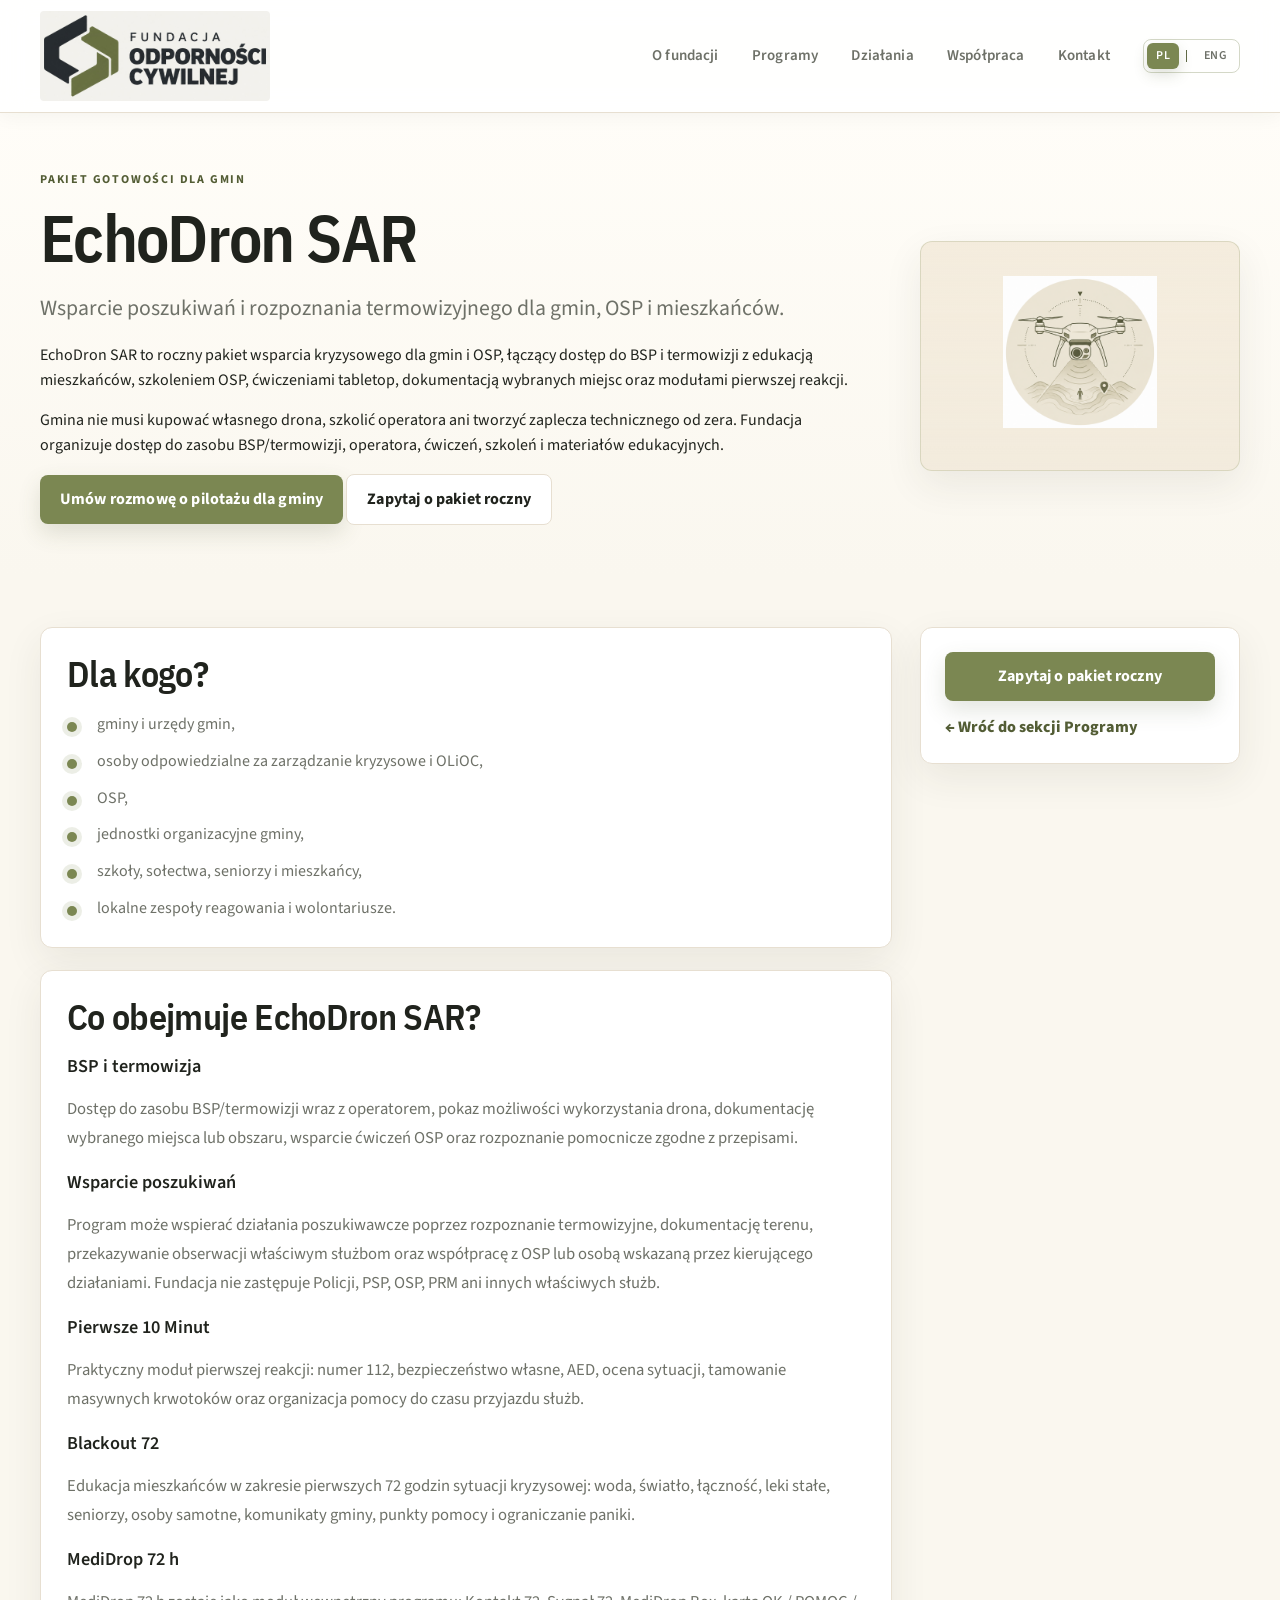
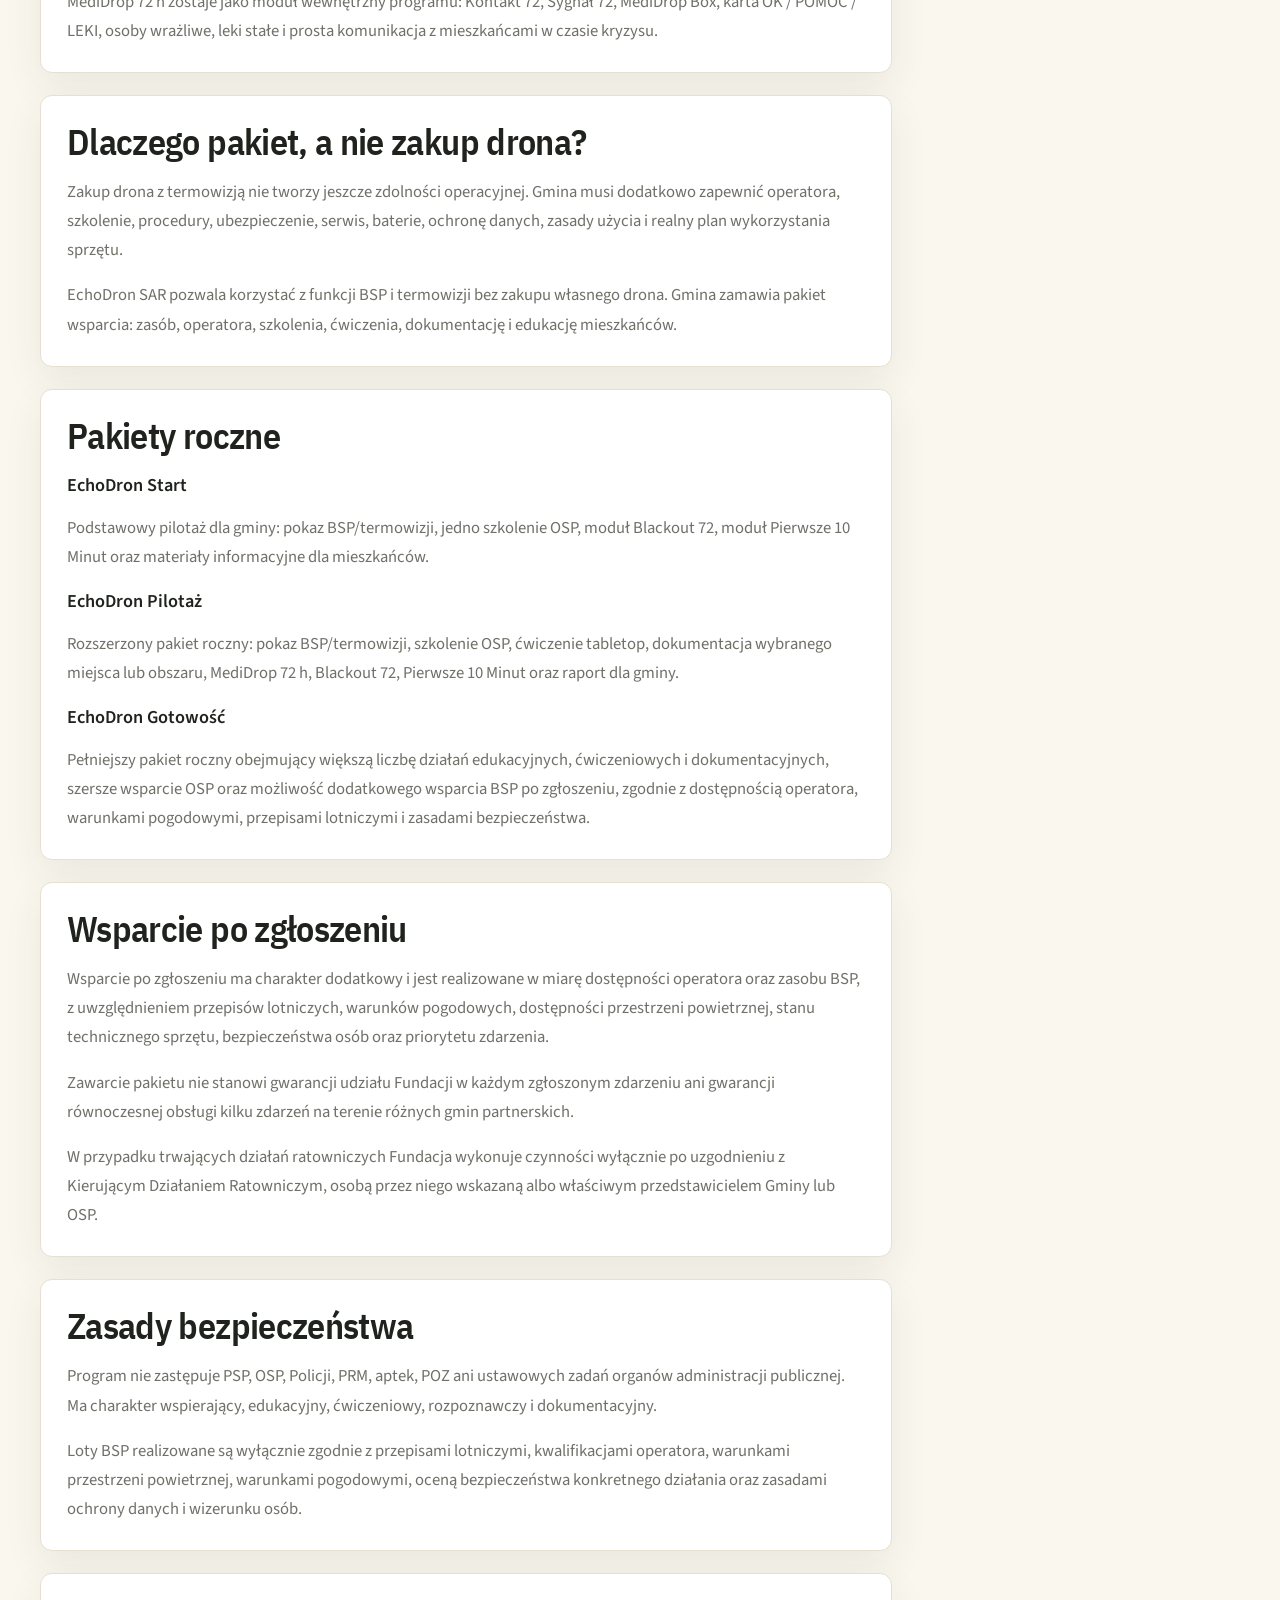
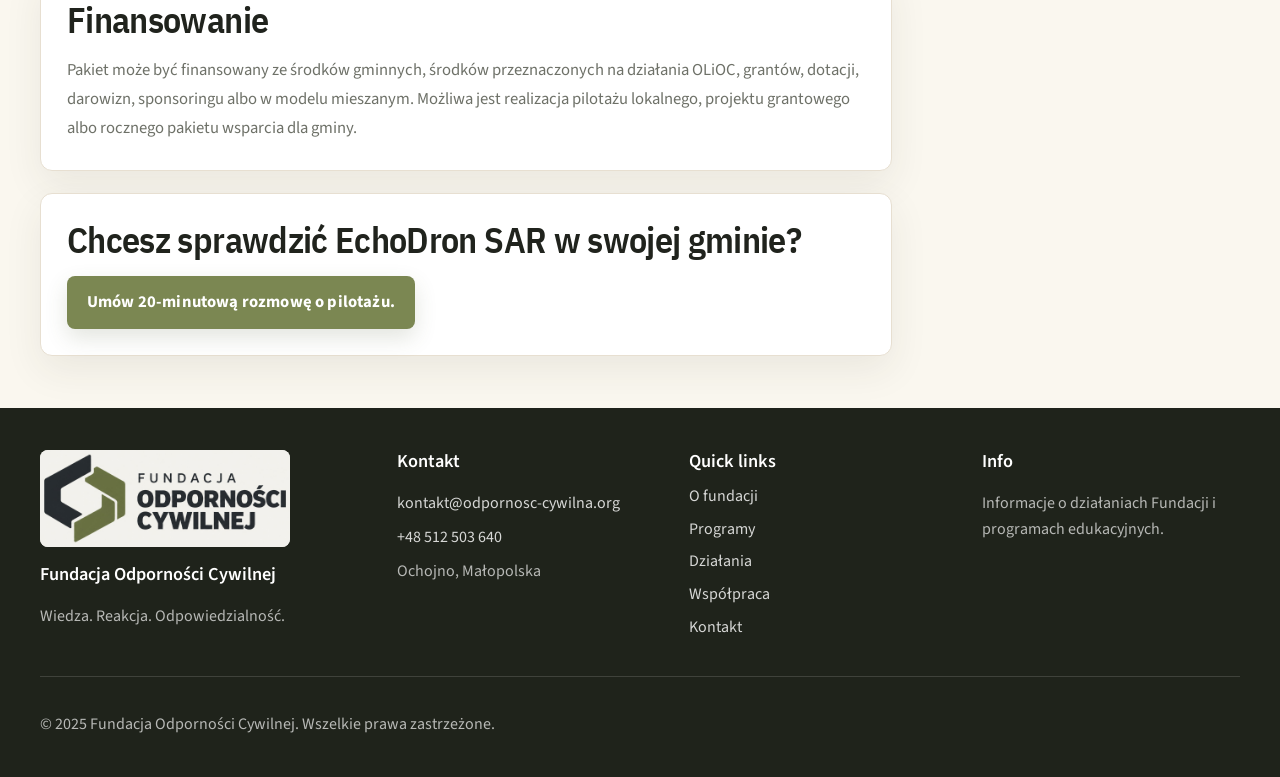
<file: programy/echodron-sar/index.html>
<!doctype html>
<html lang="pl">
<head>
  <meta charset="utf-8">
  <meta name="viewport" content="width=device-width, initial-scale=1">
  <title>EchoDron SAR — wsparcie poszukiwań i rozpoznania termowizyjnego dla gmin</title>
  <meta name="description" content="Pakiet wsparcia kryzysowego dla gmin i OSP: BSP, termowizja, wsparcie poszukiwań, rozpoznanie terenu, szkolenia, tabletop i dokumentacja — bez zakupu drona przez gminę.">
  <meta property="og:title" content="EchoDron SAR — wsparcie poszukiwań i rozpoznania termowizyjnego dla gmin">
  <meta property="og:description" content="Pakiet wsparcia kryzysowego dla gmin i OSP: BSP, termowizja, wsparcie poszukiwań, rozpoznanie terenu, szkolenia, tabletop i dokumentacja — bez zakupu drona przez gminę.">
  <meta property="og:type" content="website">
  <meta property="og:image" content="../../dron20ne.png">
  <link rel="icon" type="image/svg+xml" href="/logo-foc-mark-v6.svg">
  <link rel="stylesheet" href="../../css/style.css?v=20260922-logo">
</head>
<body>
  <header class="site-header" id="top"><div class="container header-inner"><a class="brand site-logo" href="../../index.html#top" aria-label="Fundacja Odporności Cywilnej"><img src="/logo-foc-v6.svg" data-i18n-attr="src:brand.logo.src" alt="Logo Fundacji Odporności Cywilnej"></a><button class="nav-toggle" type="button" aria-expanded="false" aria-controls="site-nav"><span></span><span></span><span></span><span class="sr-only">Open menu</span></button><nav class="site-nav" id="site-nav" aria-label="Main navigation"><a href="../../index.html#o-fundacji">O fundacji</a><a href="../../index.html#programy">Programy</a><a href="../../index.html#dzialania">Działania</a><a href="../../index.html#wspolpraca">Współpraca</a><a href="../../index.html#kontakt">Kontakt</a><div class="language-switcher" role="group" aria-label="Language selection"><a class="language-option is-active" href="../../programy/echodron-sar/">PL</a><span aria-hidden="true">|</span><a class="language-option " href="../../en/programs/echodron-sar/">ENG</a></div></nav></div></header>
  <main>
    <section class="program-hero section-soft"><div class="container program-hero-grid"><div><p class="eyebrow">Pakiet gotowości dla gmin</p><h1>EchoDron SAR</h1><p class="program-lead">Wsparcie poszukiwań i rozpoznania termowizyjnego dla gmin, OSP i mieszkańców.</p><p>EchoDron SAR to roczny pakiet wsparcia kryzysowego dla gmin i OSP, łączący dostęp do BSP i termowizji z edukacją mieszkańców, szkoleniem OSP, ćwiczeniami tabletop, dokumentacją wybranych miejsc oraz modułami pierwszej reakcji.</p><p>Gmina nie musi kupować własnego drona, szkolić operatora ani tworzyć zaplecza technicznego od zera. Fundacja organizuje dostęp do zasobu BSP/termowizji, operatora, ćwiczeń, szkoleń i materiałów edukacyjnych.</p><p><a class="btn btn-primary" href="../../index.html#kontakt">Umów rozmowę o pilotażu dla gminy</a> <a class="btn btn-secondary" href="../../index.html#kontakt">Zapytaj o pakiet roczny</a></p></div><div class="program-hero-card" aria-hidden="true"><img src="../../dron20ne.png" alt=""></div></div></section>
    <section class="section"><div class="container program-layout"><div class="program-content"><article class="program-section-card info-card"><h2>Dla kogo?</h2><ul class="program-list"><li>gminy i urzędy gmin,</li><li>osoby odpowiedzialne za zarządzanie kryzysowe i OLiOC,</li><li>OSP,</li><li>jednostki organizacyjne gminy,</li><li>szkoły, sołectwa, seniorzy i mieszkańcy,</li><li>lokalne zespoły reagowania i wolontariusze.</li></ul></article>
<article class="program-section-card info-card"><h2>Co obejmuje EchoDron SAR?</h2><h3>BSP i termowizja</h3><p>Dostęp do zasobu BSP/termowizji wraz z operatorem, pokaz możliwości wykorzystania drona, dokumentację wybranego miejsca lub obszaru, wsparcie ćwiczeń OSP oraz rozpoznanie pomocnicze zgodne z przepisami.</p><h3>Wsparcie poszukiwań</h3><p>Program może wspierać działania poszukiwawcze poprzez rozpoznanie termowizyjne, dokumentację terenu, przekazywanie obserwacji właściwym służbom oraz współpracę z OSP lub osobą wskazaną przez kierującego działaniami. Fundacja nie zastępuje Policji, PSP, OSP, PRM ani innych właściwych służb.</p><h3>Pierwsze 10 Minut</h3><p>Praktyczny moduł pierwszej reakcji: numer 112, bezpieczeństwo własne, AED, ocena sytuacji, tamowanie masywnych krwotoków oraz organizacja pomocy do czasu przyjazdu służb.</p><h3>Blackout 72</h3><p>Edukacja mieszkańców w zakresie pierwszych 72 godzin sytuacji kryzysowej: woda, światło, łączność, leki stałe, seniorzy, osoby samotne, komunikaty gminy, punkty pomocy i ograniczanie paniki.</p><h3>MediDrop 72 h</h3><p>MediDrop 72 h zostaje jako moduł wewnętrzny programu: Kontakt 72, Sygnał 72, MediDrop Box, karta OK / POMOC / LEKI, osoby wrażliwe, leki stałe i prosta komunikacja z mieszkańcami w czasie kryzysu.</p></article>
<article class="program-section-card info-card"><h2>Dlaczego pakiet, a nie zakup drona?</h2><p>Zakup drona z termowizją nie tworzy jeszcze zdolności operacyjnej. Gmina musi dodatkowo zapewnić operatora, szkolenie, procedury, ubezpieczenie, serwis, baterie, ochronę danych, zasady użycia i realny plan wykorzystania sprzętu.</p><p>EchoDron SAR pozwala korzystać z funkcji BSP i termowizji bez zakupu własnego drona. Gmina zamawia pakiet wsparcia: zasób, operatora, szkolenia, ćwiczenia, dokumentację i edukację mieszkańców.</p></article>
<article class="program-section-card info-card"><h2>Pakiety roczne</h2><h3>EchoDron Start</h3><p>Podstawowy pilotaż dla gminy: pokaz BSP/termowizji, jedno szkolenie OSP, moduł Blackout 72, moduł Pierwsze 10 Minut oraz materiały informacyjne dla mieszkańców.</p><h3>EchoDron Pilotaż</h3><p>Rozszerzony pakiet roczny: pokaz BSP/termowizji, szkolenie OSP, ćwiczenie tabletop, dokumentacja wybranego miejsca lub obszaru, MediDrop 72 h, Blackout 72, Pierwsze 10 Minut oraz raport dla gminy.</p><h3>EchoDron Gotowość</h3><p>Pełniejszy pakiet roczny obejmujący większą liczbę działań edukacyjnych, ćwiczeniowych i dokumentacyjnych, szersze wsparcie OSP oraz możliwość dodatkowego wsparcia BSP po zgłoszeniu, zgodnie z dostępnością operatora, warunkami pogodowymi, przepisami lotniczymi i zasadami bezpieczeństwa.</p></article>
<article class="program-section-card info-card"><h2>Wsparcie po zgłoszeniu</h2><p>Wsparcie po zgłoszeniu ma charakter dodatkowy i jest realizowane w miarę dostępności operatora oraz zasobu BSP, z uwzględnieniem przepisów lotniczych, warunków pogodowych, dostępności przestrzeni powietrznej, stanu technicznego sprzętu, bezpieczeństwa osób oraz priorytetu zdarzenia.</p><p>Zawarcie pakietu nie stanowi gwarancji udziału Fundacji w każdym zgłoszonym zdarzeniu ani gwarancji równoczesnej obsługi kilku zdarzeń na terenie różnych gmin partnerskich.</p><p>W przypadku trwających działań ratowniczych Fundacja wykonuje czynności wyłącznie po uzgodnieniu z Kierującym Działaniem Ratowniczym, osobą przez niego wskazaną albo właściwym przedstawicielem Gminy lub OSP.</p></article>
<article class="program-section-card info-card"><h2>Zasady bezpieczeństwa</h2><p>Program nie zastępuje PSP, OSP, Policji, PRM, aptek, POZ ani ustawowych zadań organów administracji publicznej. Ma charakter wspierający, edukacyjny, ćwiczeniowy, rozpoznawczy i dokumentacyjny.</p><p>Loty BSP realizowane są wyłącznie zgodnie z przepisami lotniczymi, kwalifikacjami operatora, warunkami przestrzeni powietrznej, warunkami pogodowymi, oceną bezpieczeństwa konkretnego działania oraz zasadami ochrony danych i wizerunku osób.</p></article>
<article class="program-section-card info-card"><h2>Finansowanie</h2><p>Pakiet może być finansowany ze środków gminnych, środków przeznaczonych na działania OLiOC, grantów, dotacji, darowizn, sponsoringu albo w modelu mieszanym. Możliwa jest realizacja pilotażu lokalnego, projektu grantowego albo rocznego pakietu wsparcia dla gminy.</p></article><article class="program-section-card info-card"><h2>Chcesz sprawdzić EchoDron SAR w swojej gminie?</h2><p><a class="btn btn-primary" href="../../index.html#kontakt">Umów 20-minutową rozmowę o pilotażu.</a></p></article></div><aside class="program-aside" aria-label="Kontakt w sprawie pakietu"><a class="btn btn-primary" href="../../index.html#kontakt">Zapytaj o pakiet roczny</a><a class="back-link" href="../../index.html#programy">← Wróć do sekcji Programy</a></aside></div></section>
  </main>
  <footer class="site-footer"><div class="container footer-grid"><div><img class="footer-logo" src="/logo-foc-v6.svg" data-i18n-attr="src:brand.logo.src" alt="Logo Fundacji Odporności Cywilnej"><h3>Fundacja Odporności Cywilnej</h3><p>Wiedza. Reakcja. Odpowiedzialność.</p></div><div><h3>Kontakt</h3><p><a href="mailto:kontakt@odpornosc-cywilna.org">kontakt@odpornosc-cywilna.org</a><a href="tel:+48512503640">+48 512 503 640</a>Ochojno, Małopolska</p></div><div><h3>Quick links</h3><a href="../../index.html#o-fundacji">O fundacji</a><a href="../../index.html#programy">Programy</a><a href="../../index.html#dzialania">Działania</a><a href="../../index.html#wspolpraca">Współpraca</a><a href="../../index.html#kontakt">Kontakt</a></div><div><h3>Info</h3><p>Informacje o działaniach Fundacji i programach edukacyjnych.</p></div></div><div class="container footer-bottom"><p>© 2025 Fundacja Odporności Cywilnej. Wszelkie prawa zastrzeżone.</p></div></footer>
  <script src="../../js/main.js?v=20260924-en-brand"></script>
</body>
</html>
</file>
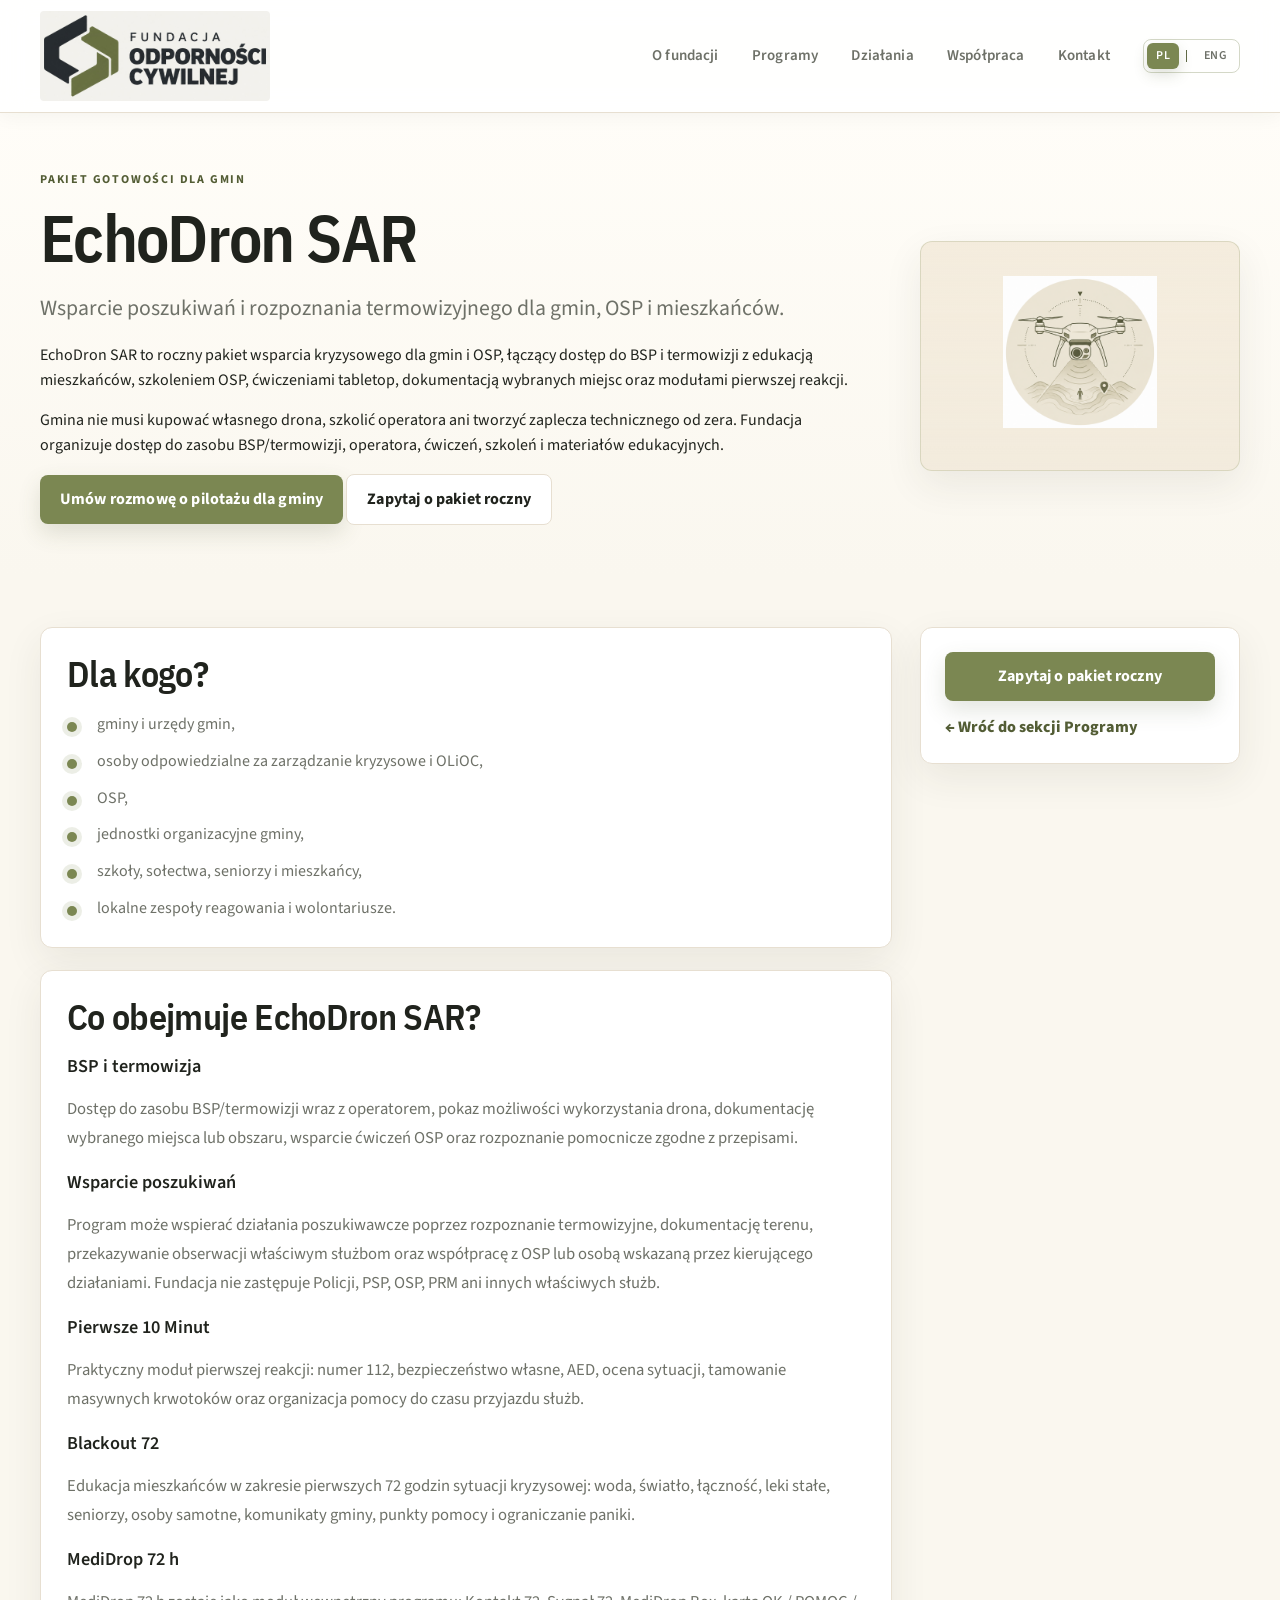
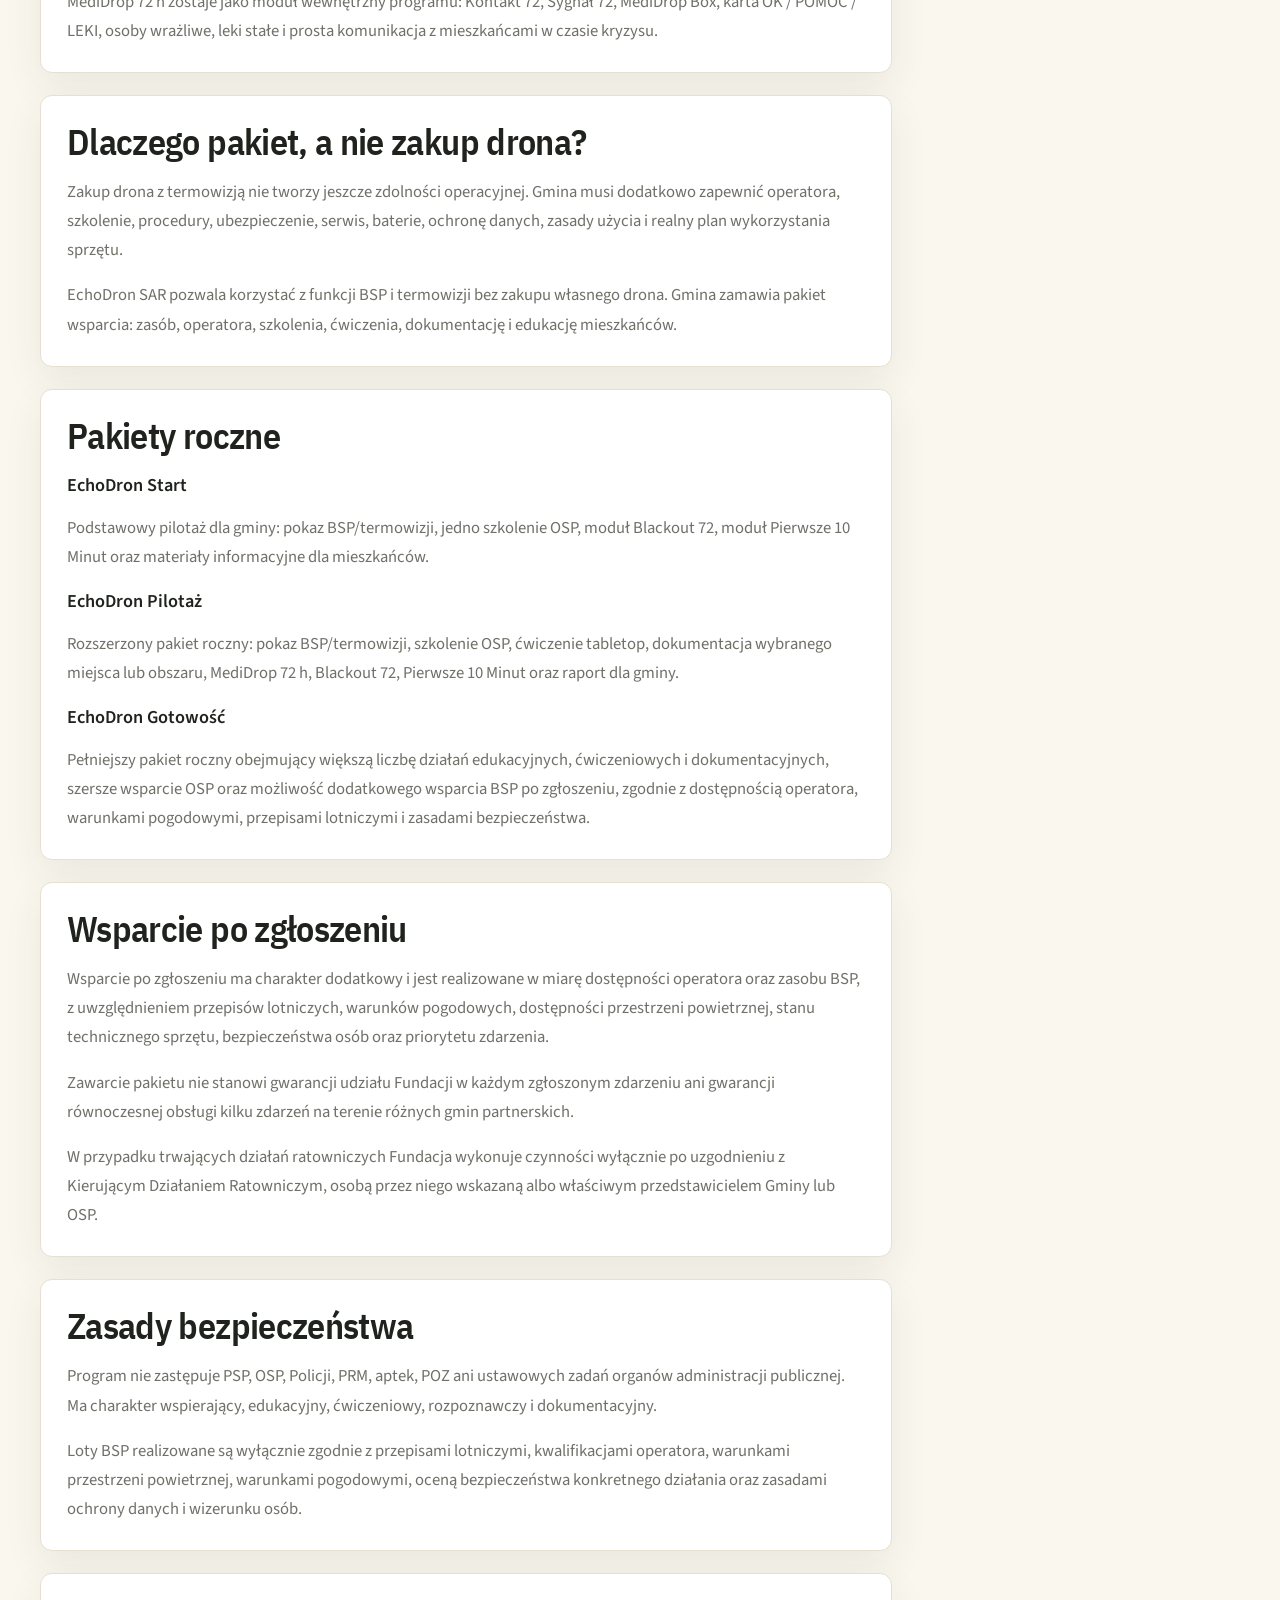
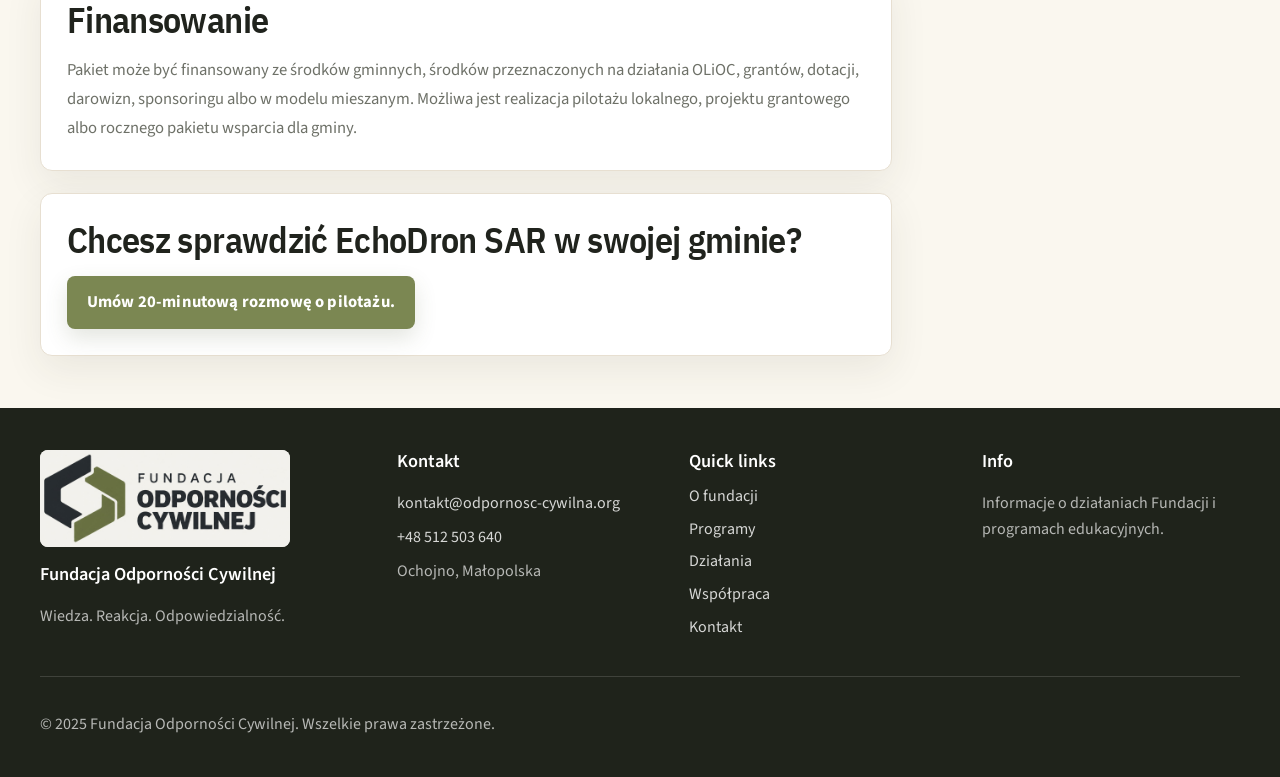
<file: programy/medidrop-72h/index.html>
<!doctype html>
<html lang="pl">
<head>
  <meta charset="utf-8">
  <meta name="viewport" content="width=device-width, initial-scale=1">
  <title>Przekierowanie</title>
  <link rel="canonical" href="../echodron-sar/">
  <meta http-equiv="refresh" content="0; url=../echodron-sar/">
</head>
<body>
  <p><a href="../echodron-sar/">Przejdź do strony programu.</a></p>
</body>
</html>
</file>
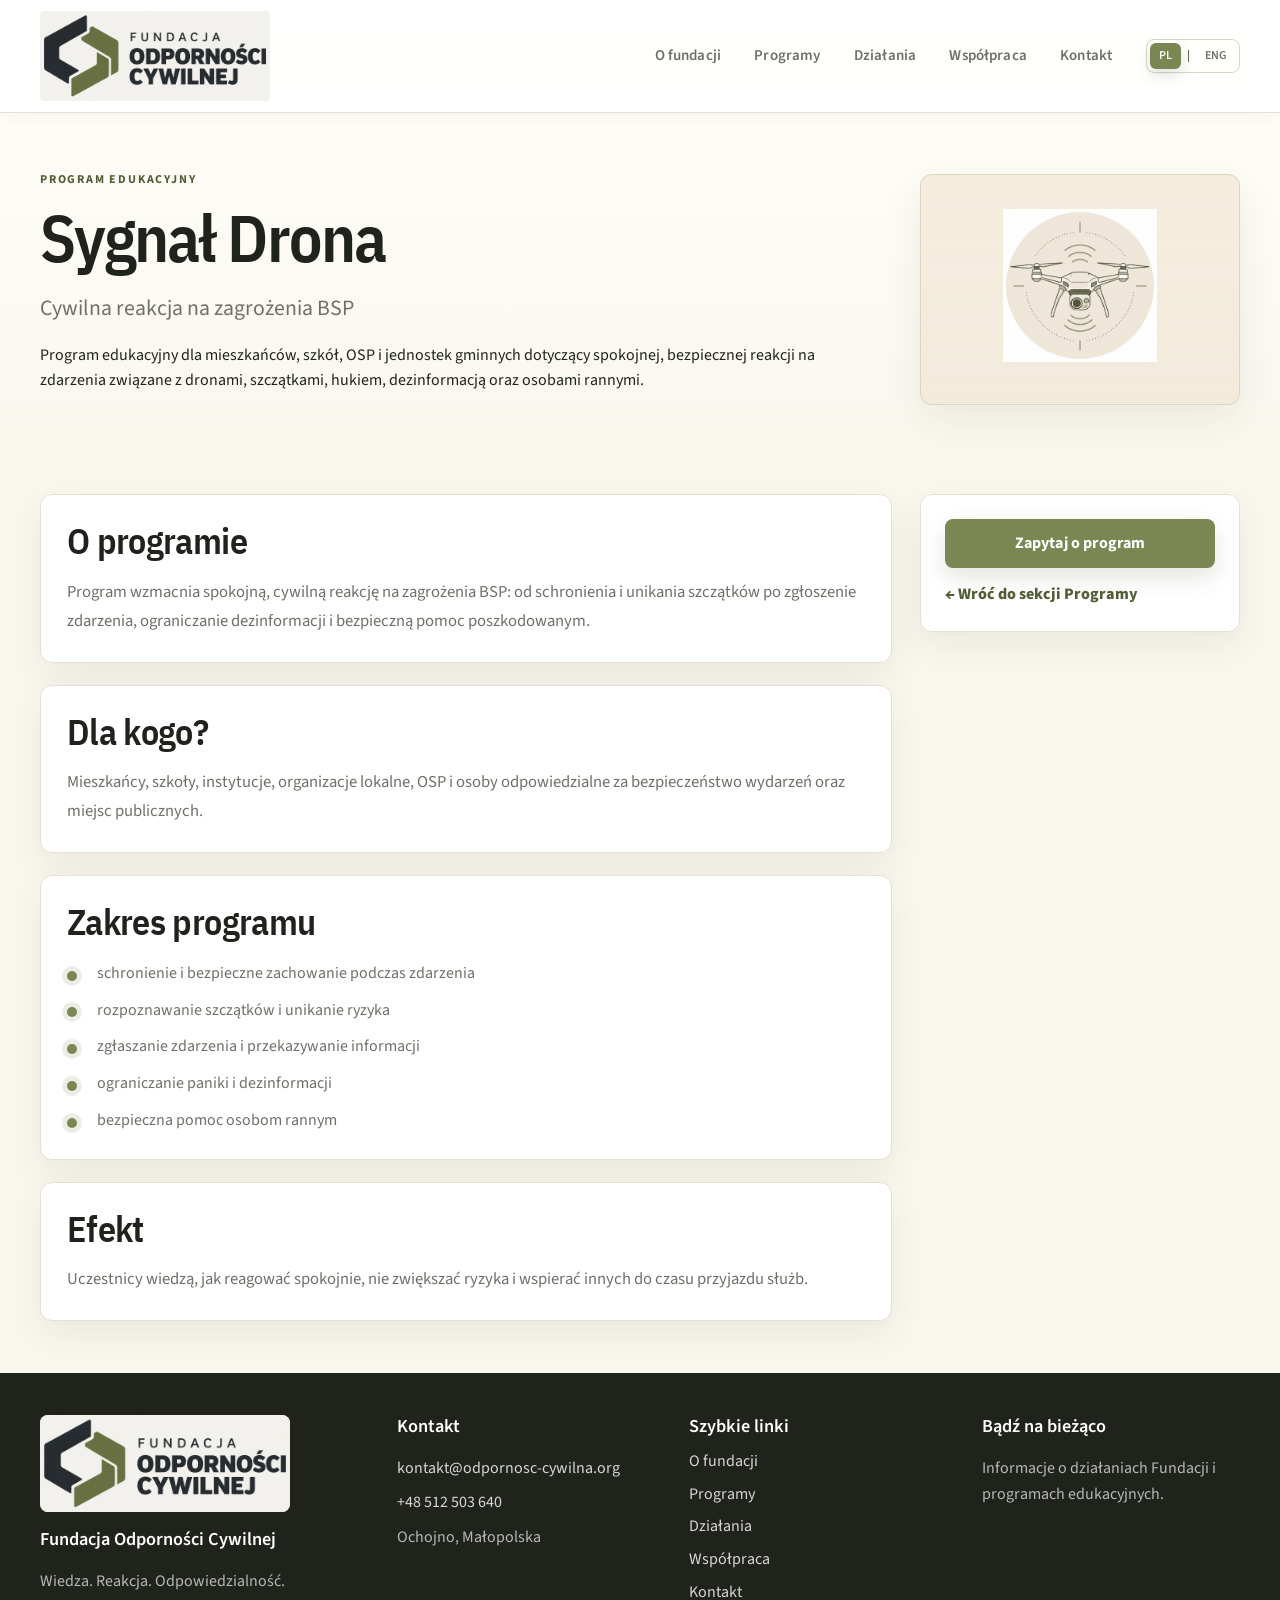
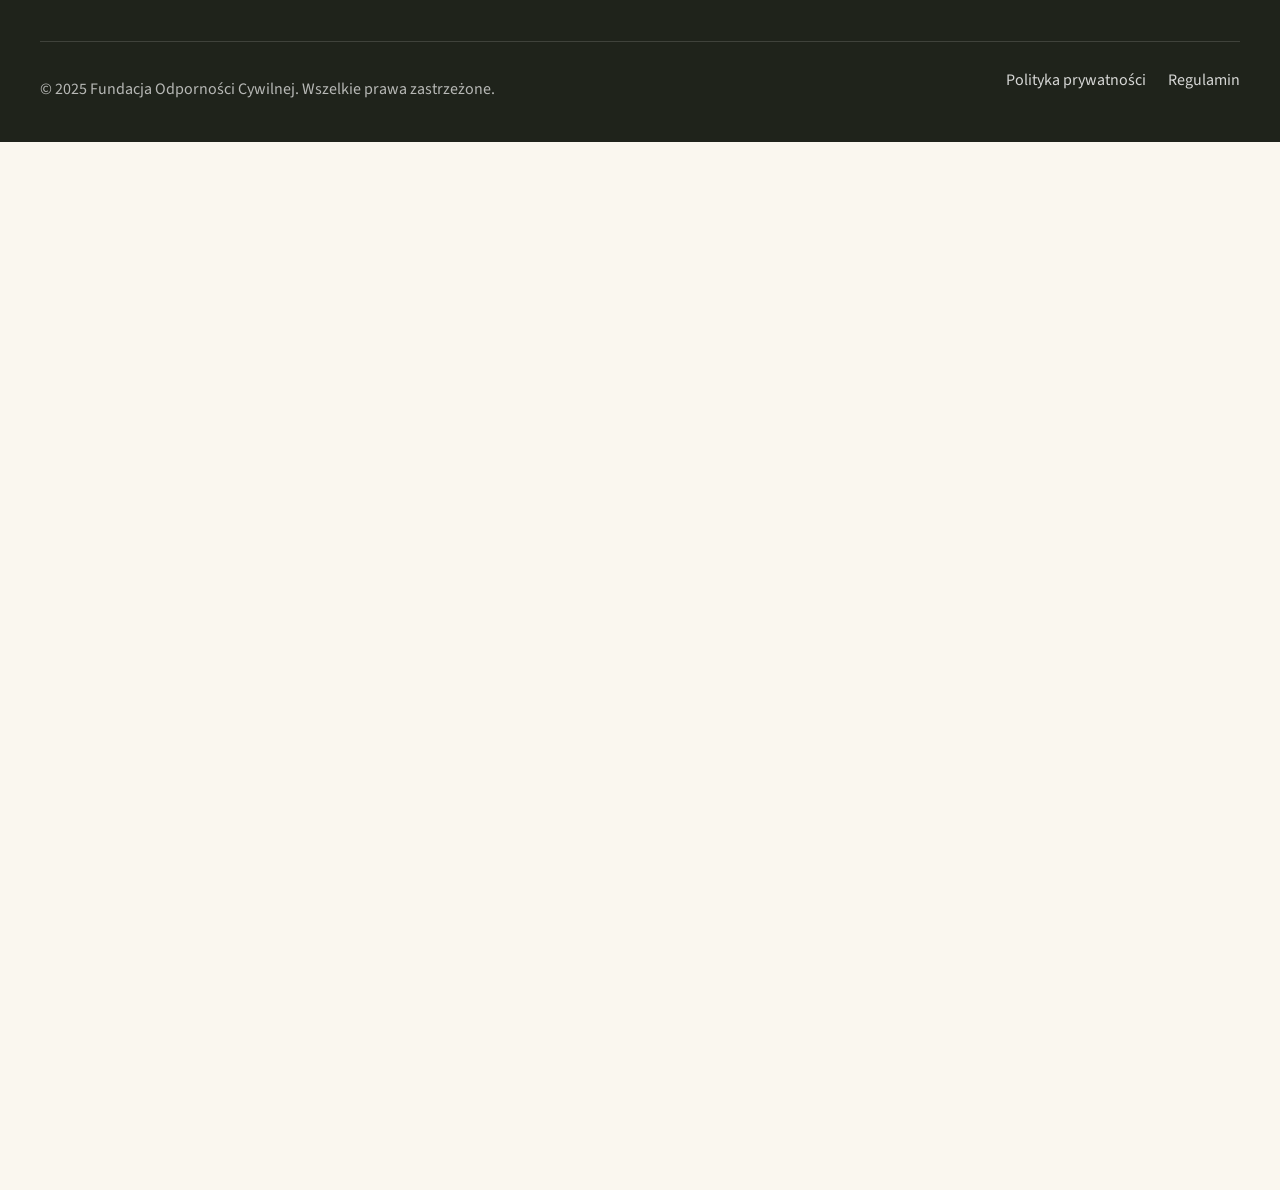
<file: programy/sygnal-drona/index.html>
<!doctype html>
<html lang="pl">
<head>
  <meta charset="utf-8">
  <meta name="viewport" content="width=device-width, initial-scale=1">
  <title>Sygnał Drona — cywilna reakcja na zagrożenia BSP</title>
  <meta name="description" content="Program edukacyjny dla mieszkańców, szkół, OSP i gmin: schronienie, zgłoszenie, szczątki, dezinformacja, bezpieczeństwo i pierwsza pomoc przy zdarzeniach związanych z BSP.">
  <link rel="canonical" href="../../echo-drona/">
  <meta http-equiv="refresh" content="0; url=../../echo-drona/">
</head>
<body>
  <p>Przekierowanie do programu <a href="../../echo-drona/">Sygnał Drona</a>.</p>
</body>
</html>
</file>
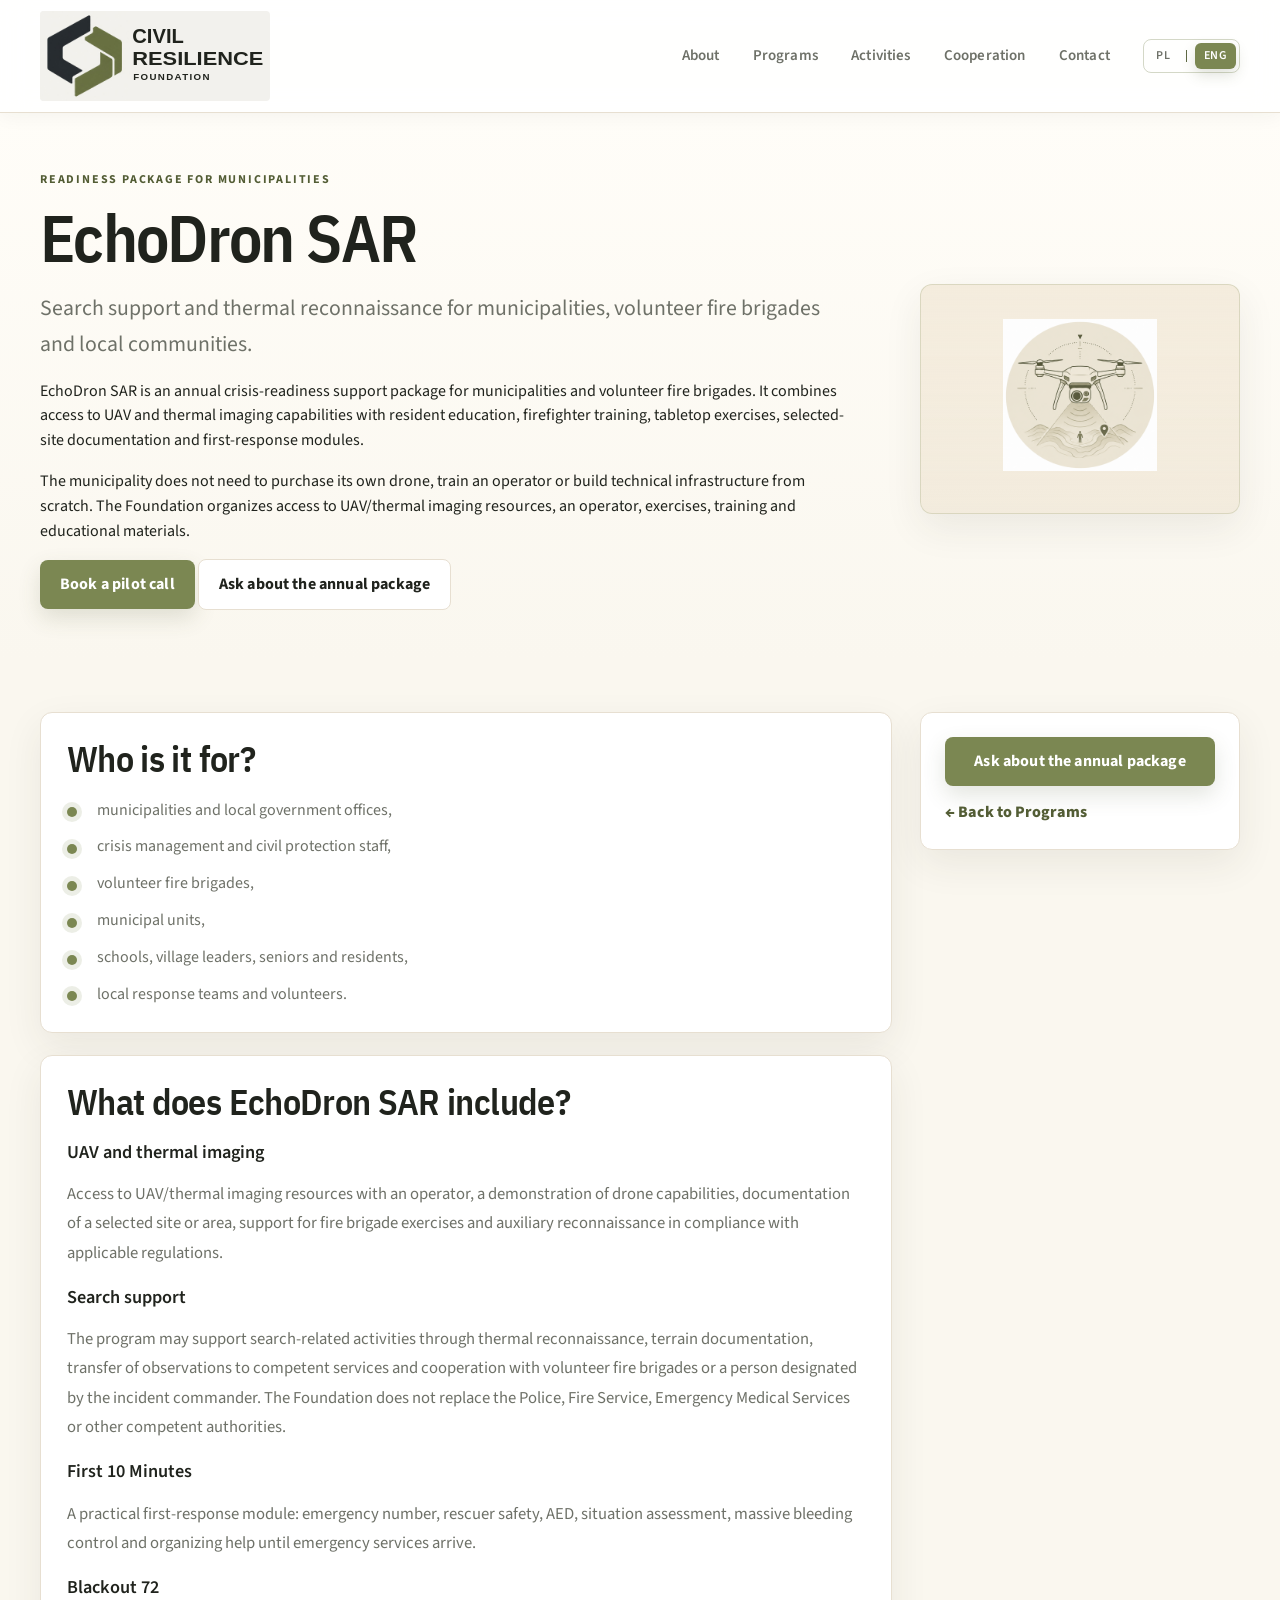
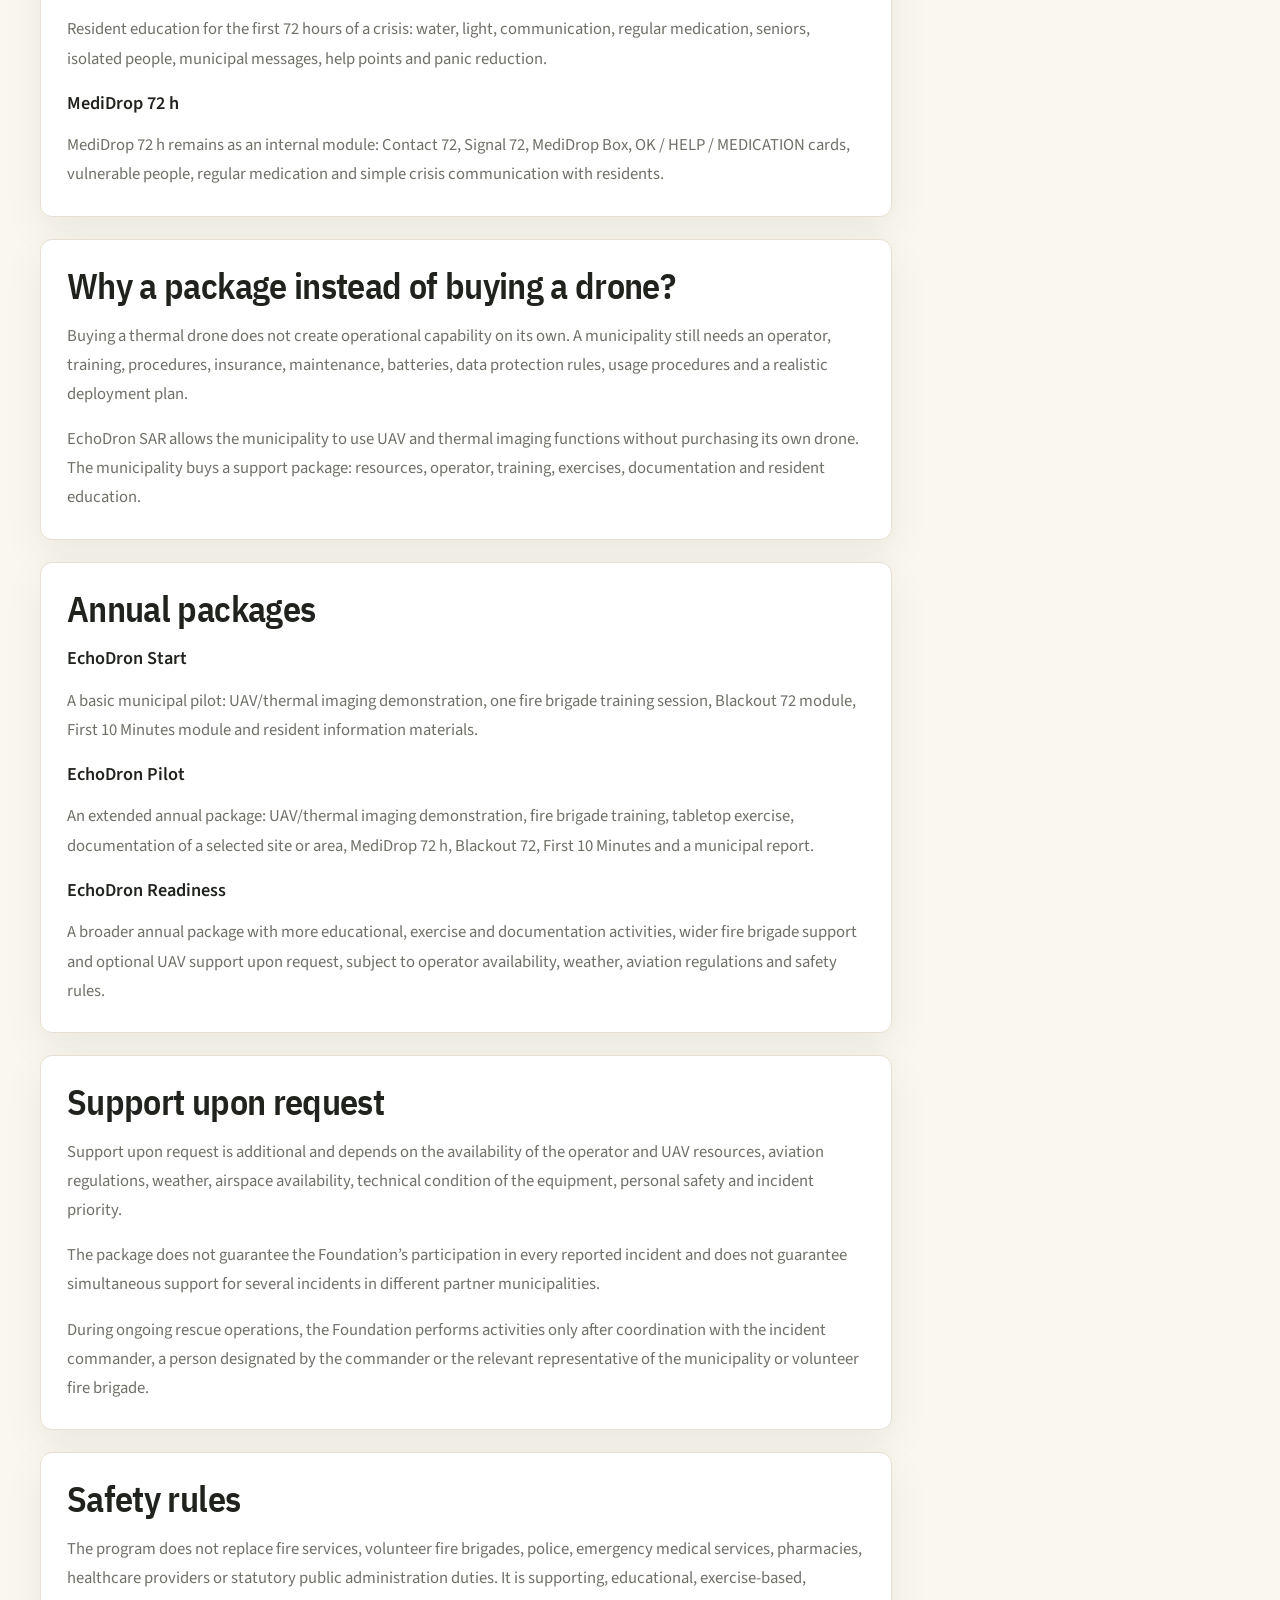
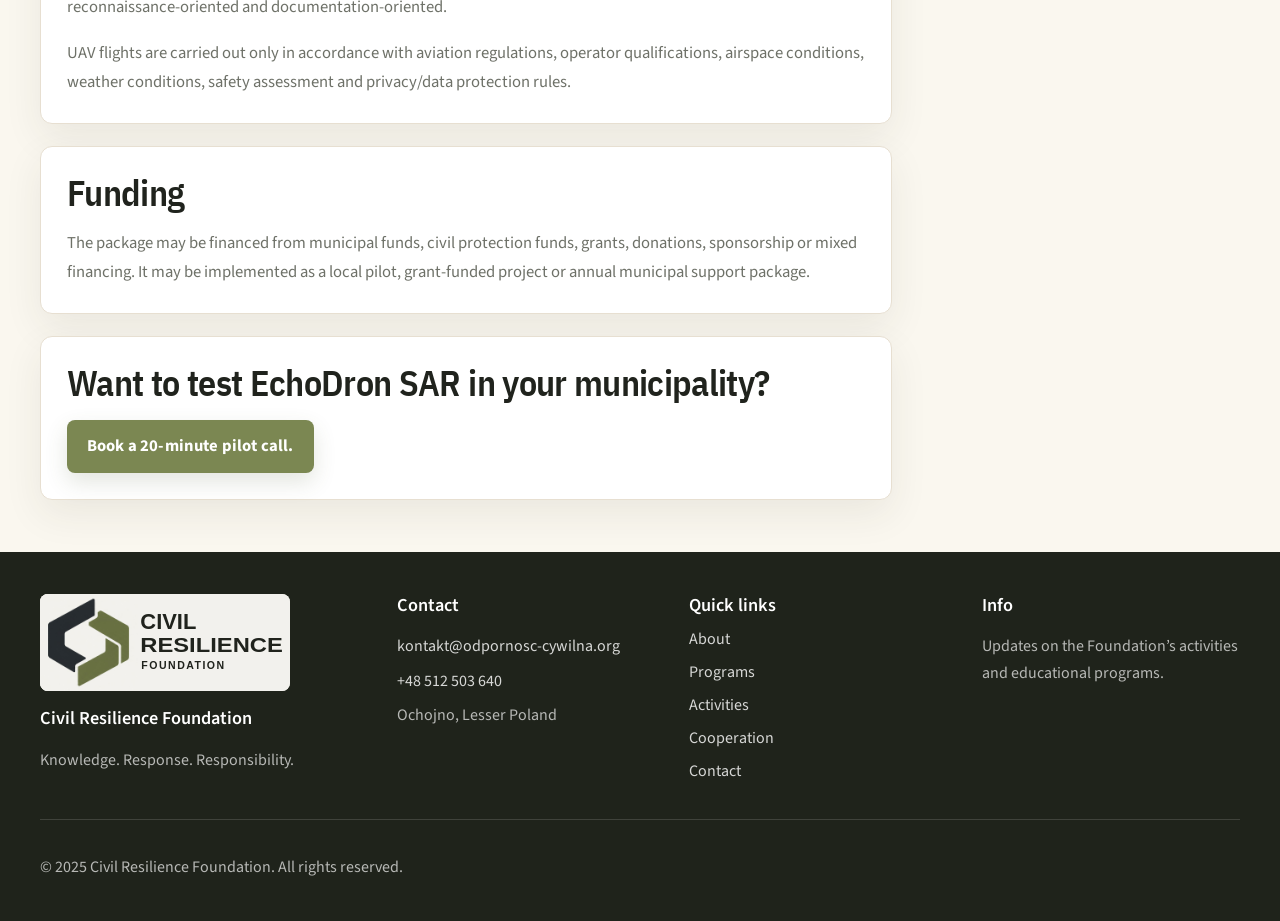
<file: en/programs/echodron-sar/index.html>
<!doctype html>
<html lang="en">
<head>
  <meta charset="utf-8">
  <meta name="viewport" content="width=device-width, initial-scale=1">
  <title>EchoDron SAR — search support and thermal reconnaissance for municipalities</title>
  <meta name="description" content="Annual crisis-readiness support package for municipalities and volunteer fire brigades: UAV, thermal imaging, training, tabletop exercises, Blackout 72, First 10 Minutes and MediDrop 72 h.">
  <meta property="og:title" content="EchoDron SAR — search support and thermal reconnaissance for municipalities">
  <meta property="og:description" content="Annual crisis-readiness support package for municipalities and volunteer fire brigades: UAV, thermal imaging, training, tabletop exercises, Blackout 72, First 10 Minutes and MediDrop 72 h.">
  <meta property="og:type" content="website">
  <meta property="og:image" content="../../../dron20ne.png">
  <link rel="icon" type="image/svg+xml" href="/logo-foc-mark-v6.svg">
  <link rel="stylesheet" href="../../../css/style.css?v=20260922-logo">
</head>
<body>
  <header class="site-header" id="top"><div class="container header-inner"><a class="brand site-logo" href="../../../index.html#top" aria-label="Civil Resilience Foundation"><img src="/en-logo-foc-v6.svg" data-i18n-attr="src:brand.logo.src" alt="Civil Resilience Foundation logo"></a><button class="nav-toggle" type="button" aria-expanded="false" aria-controls="site-nav"><span></span><span></span><span></span><span class="sr-only">Open menu</span></button><nav class="site-nav" id="site-nav" aria-label="Main navigation"><a href="../../../index.html#o-fundacji">About</a><a href="../../../index.html#programy">Programs</a><a href="../../../index.html#dzialania">Activities</a><a href="../../../index.html#wspolpraca">Cooperation</a><a href="../../../index.html#kontakt">Contact</a><div class="language-switcher" role="group" aria-label="Language selection"><a class="language-option " href="../../../programy/echodron-sar/">PL</a><span aria-hidden="true">|</span><a class="language-option is-active" href="../../../en/programs/echodron-sar/">ENG</a></div></nav></div></header>
  <main>
    <section class="program-hero section-soft"><div class="container program-hero-grid"><div><p class="eyebrow">Readiness package for municipalities</p><h1>EchoDron SAR</h1><p class="program-lead">Search support and thermal reconnaissance for municipalities, volunteer fire brigades and local communities.</p><p>EchoDron SAR is an annual crisis-readiness support package for municipalities and volunteer fire brigades. It combines access to UAV and thermal imaging capabilities with resident education, firefighter training, tabletop exercises, selected-site documentation and first-response modules.</p><p>The municipality does not need to purchase its own drone, train an operator or build technical infrastructure from scratch. The Foundation organizes access to UAV/thermal imaging resources, an operator, exercises, training and educational materials.</p><p><a class="btn btn-primary" href="../../../index.html#kontakt">Book a pilot call</a> <a class="btn btn-secondary" href="../../../index.html#kontakt">Ask about the annual package</a></p></div><div class="program-hero-card" aria-hidden="true"><img src="../../../dron20ne.png" alt=""></div></div></section>
    <section class="section"><div class="container program-layout"><div class="program-content"><article class="program-section-card info-card"><h2>Who is it for?</h2><ul class="program-list"><li>municipalities and local government offices,</li><li>crisis management and civil protection staff,</li><li>volunteer fire brigades,</li><li>municipal units,</li><li>schools, village leaders, seniors and residents,</li><li>local response teams and volunteers.</li></ul></article>
<article class="program-section-card info-card"><h2>What does EchoDron SAR include?</h2><h3>UAV and thermal imaging</h3><p>Access to UAV/thermal imaging resources with an operator, a demonstration of drone capabilities, documentation of a selected site or area, support for fire brigade exercises and auxiliary reconnaissance in compliance with applicable regulations.</p><h3>Search support</h3><p>The program may support search-related activities through thermal reconnaissance, terrain documentation, transfer of observations to competent services and cooperation with volunteer fire brigades or a person designated by the incident commander. The Foundation does not replace the Police, Fire Service, Emergency Medical Services or other competent authorities.</p><h3>First 10 Minutes</h3><p>A practical first-response module: emergency number, rescuer safety, AED, situation assessment, massive bleeding control and organizing help until emergency services arrive.</p><h3>Blackout 72</h3><p>Resident education for the first 72 hours of a crisis: water, light, communication, regular medication, seniors, isolated people, municipal messages, help points and panic reduction.</p><h3>MediDrop 72 h</h3><p>MediDrop 72 h remains as an internal module: Contact 72, Signal 72, MediDrop Box, OK / HELP / MEDICATION cards, vulnerable people, regular medication and simple crisis communication with residents.</p></article>
<article class="program-section-card info-card"><h2>Why a package instead of buying a drone?</h2><p>Buying a thermal drone does not create operational capability on its own. A municipality still needs an operator, training, procedures, insurance, maintenance, batteries, data protection rules, usage procedures and a realistic deployment plan.</p><p>EchoDron SAR allows the municipality to use UAV and thermal imaging functions without purchasing its own drone. The municipality buys a support package: resources, operator, training, exercises, documentation and resident education.</p></article>
<article class="program-section-card info-card"><h2>Annual packages</h2><h3>EchoDron Start</h3><p>A basic municipal pilot: UAV/thermal imaging demonstration, one fire brigade training session, Blackout 72 module, First 10 Minutes module and resident information materials.</p><h3>EchoDron Pilot</h3><p>An extended annual package: UAV/thermal imaging demonstration, fire brigade training, tabletop exercise, documentation of a selected site or area, MediDrop 72 h, Blackout 72, First 10 Minutes and a municipal report.</p><h3>EchoDron Readiness</h3><p>A broader annual package with more educational, exercise and documentation activities, wider fire brigade support and optional UAV support upon request, subject to operator availability, weather, aviation regulations and safety rules.</p></article>
<article class="program-section-card info-card"><h2>Support upon request</h2><p>Support upon request is additional and depends on the availability of the operator and UAV resources, aviation regulations, weather, airspace availability, technical condition of the equipment, personal safety and incident priority.</p><p>The package does not guarantee the Foundation’s participation in every reported incident and does not guarantee simultaneous support for several incidents in different partner municipalities.</p><p>During ongoing rescue operations, the Foundation performs activities only after coordination with the incident commander, a person designated by the commander or the relevant representative of the municipality or volunteer fire brigade.</p></article>
<article class="program-section-card info-card"><h2>Safety rules</h2><p>The program does not replace fire services, volunteer fire brigades, police, emergency medical services, pharmacies, healthcare providers or statutory public administration duties. It is supporting, educational, exercise-based, reconnaissance-oriented and documentation-oriented.</p><p>UAV flights are carried out only in accordance with aviation regulations, operator qualifications, airspace conditions, weather conditions, safety assessment and privacy/data protection rules.</p></article>
<article class="program-section-card info-card"><h2>Funding</h2><p>The package may be financed from municipal funds, civil protection funds, grants, donations, sponsorship or mixed financing. It may be implemented as a local pilot, grant-funded project or annual municipal support package.</p></article><article class="program-section-card info-card"><h2>Want to test EchoDron SAR in your municipality?</h2><p><a class="btn btn-primary" href="../../../index.html#kontakt">Book a 20-minute pilot call.</a></p></article></div><aside class="program-aside" aria-label="Package contact"><a class="btn btn-primary" href="../../../index.html#kontakt">Ask about the annual package</a><a class="back-link" href="../../../index.html#programy">← Back to Programs</a></aside></div></section>
  </main>
  <footer class="site-footer"><div class="container footer-grid"><div><img class="footer-logo" src="/en-logo-foc-v6.svg" data-i18n-attr="src:brand.logo.src" alt="Civil Resilience Foundation logo"><h3>Civil Resilience Foundation</h3><p>Knowledge. Response. Responsibility.</p></div><div><h3>Contact</h3><p><a href="mailto:kontakt@odpornosc-cywilna.org">kontakt@odpornosc-cywilna.org</a><a href="tel:+48512503640">+48 512 503 640</a>Ochojno, Lesser Poland</p></div><div><h3>Quick links</h3><a href="../../../index.html#o-fundacji">About</a><a href="../../../index.html#programy">Programs</a><a href="../../../index.html#dzialania">Activities</a><a href="../../../index.html#wspolpraca">Cooperation</a><a href="../../../index.html#kontakt">Contact</a></div><div><h3>Info</h3><p>Updates on the Foundation’s activities and educational programs.</p></div></div><div class="container footer-bottom"><p>© 2025 Civil Resilience Foundation. All rights reserved.</p></div></footer>
  <script src="../../../js/main.js?v=20260924-en-brand"></script>
</body>
</html>
</file>
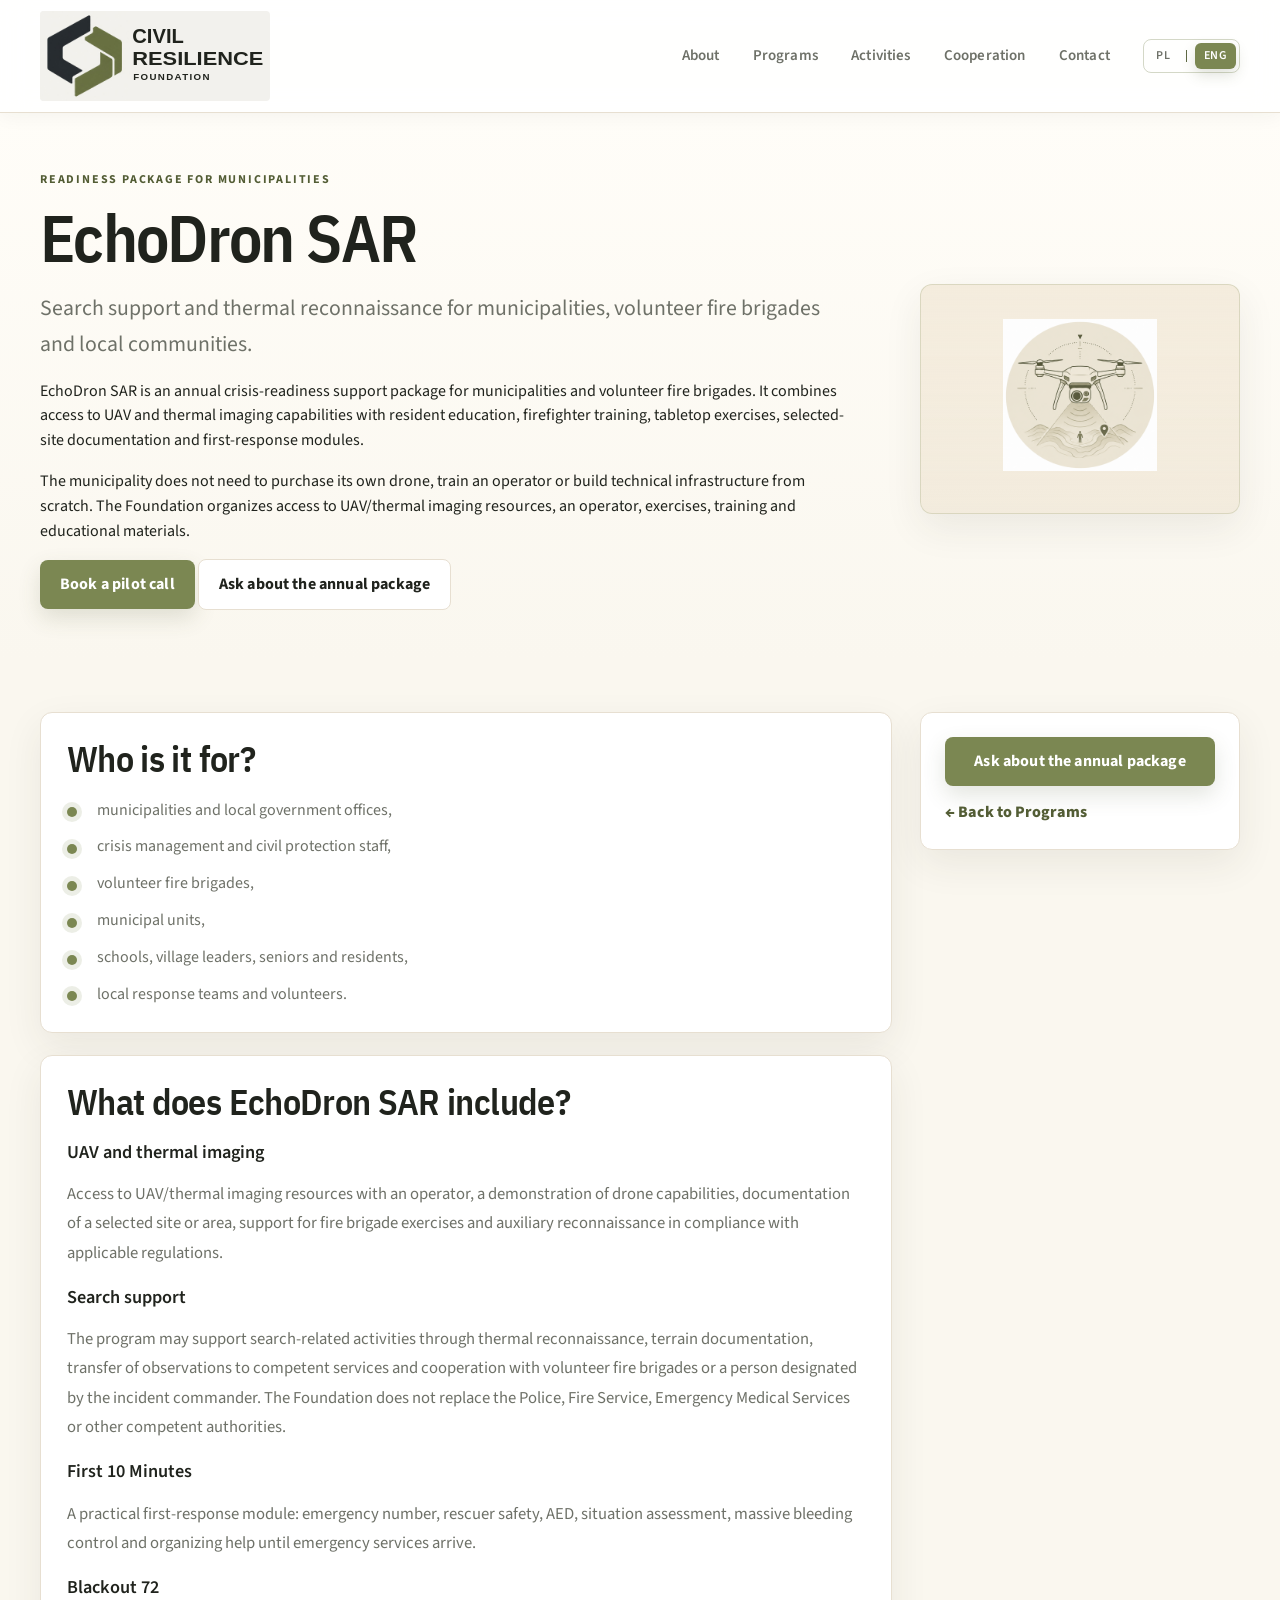
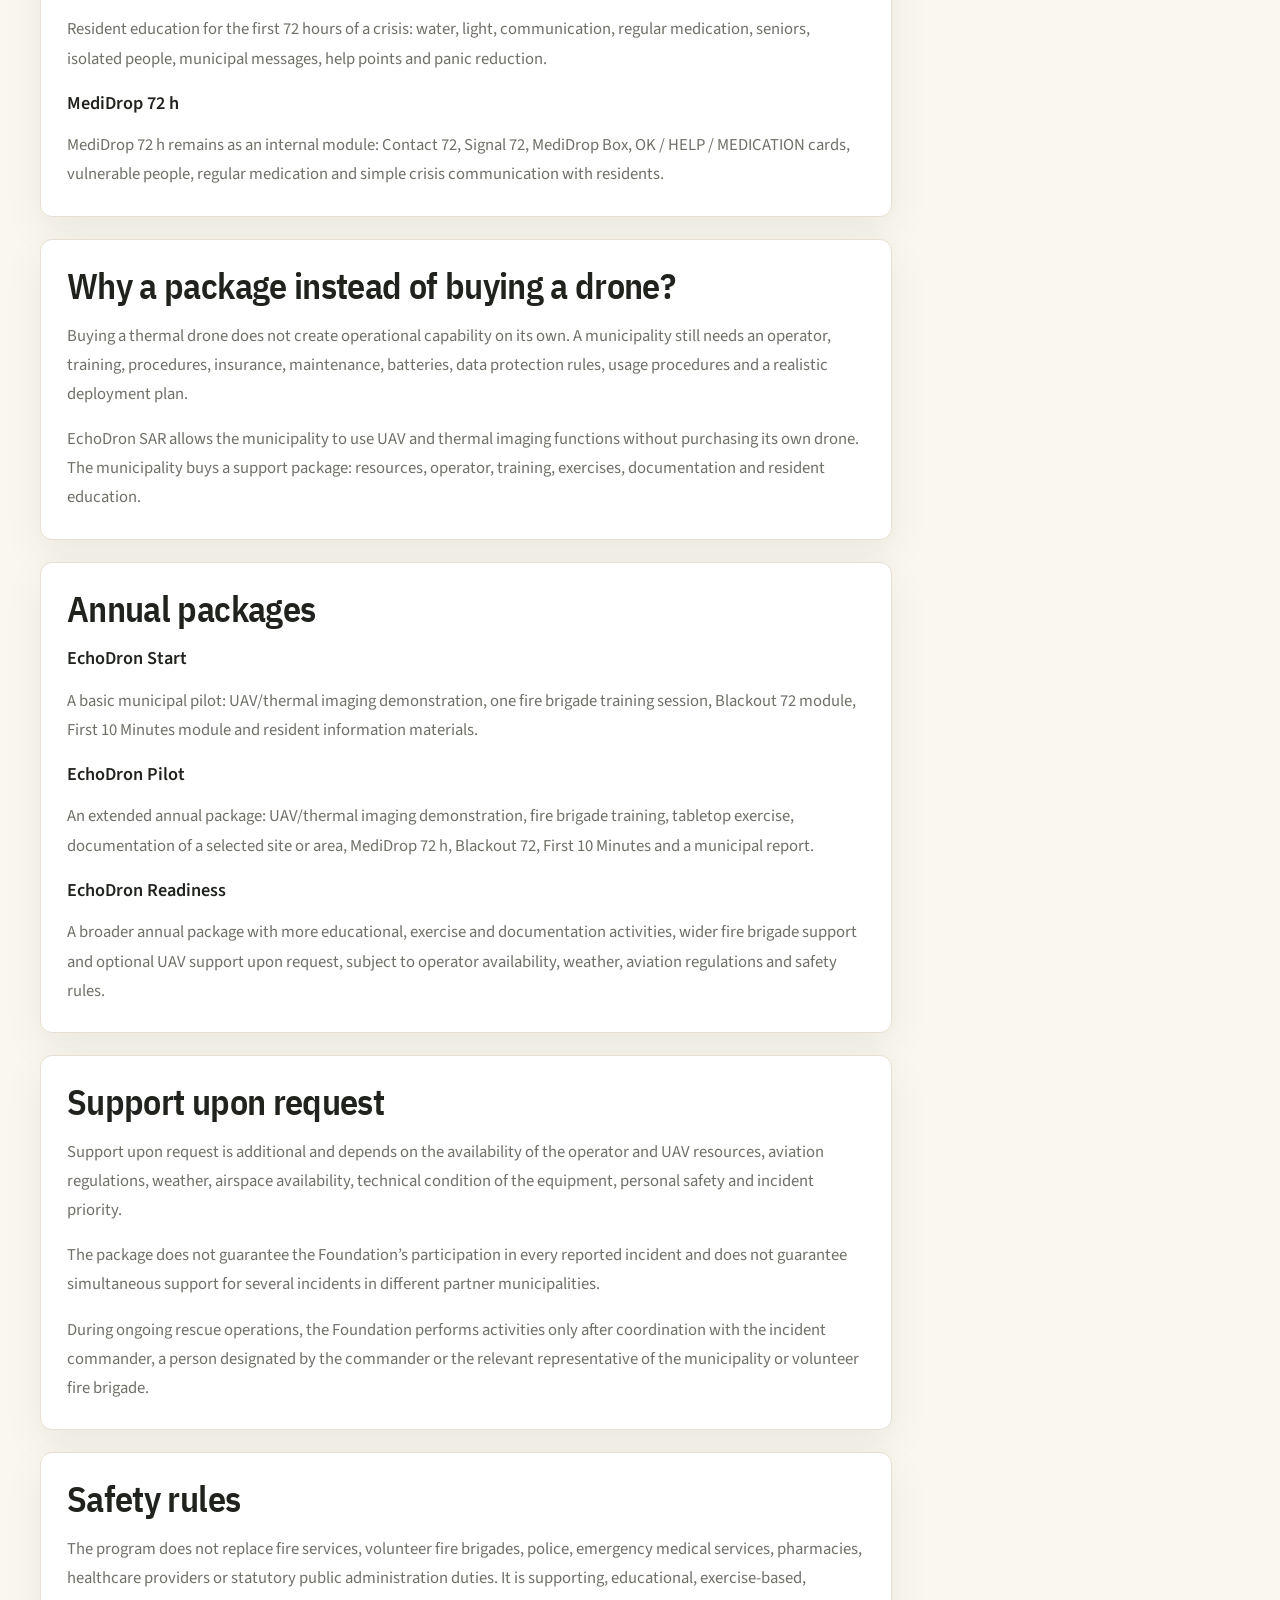
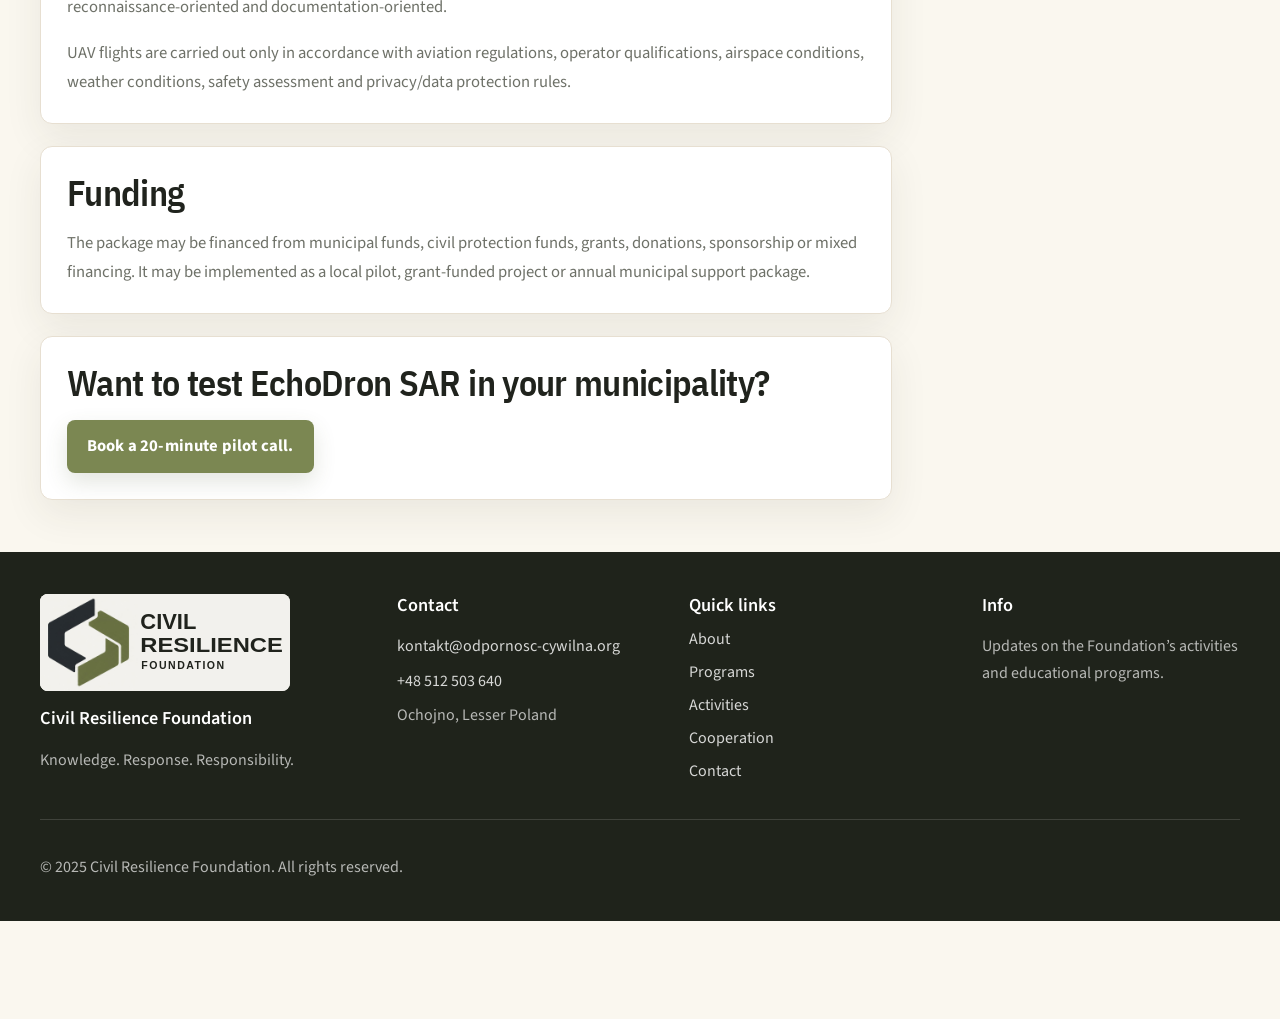
<file: en/programs/medidrop-72h/index.html>
<!doctype html>
<html lang="en">
<head>
  <meta charset="utf-8">
  <meta name="viewport" content="width=device-width, initial-scale=1">
  <title>Redirect</title>
  <link rel="canonical" href="../echodron-sar/">
  <meta http-equiv="refresh" content="0; url=../echodron-sar/">
</head>
<body>
  <p><a href="../echodron-sar/">Continue to the program page.</a></p>
</body>
</html>
</file>
<file: css/style.css>
@import url("https://fonts.googleapis.com/css2?family=IBM+Plex+Sans+Condensed:wght@600;700&family=Source+Sans+3:wght@400;500;600;700&display=swap");

:root {
  --color-dark: #20231d;
  --color-olive: #7b8752;
  --color-olive-dark: #535d35;
  --color-sand: #e9ddc7;
  --color-bg: #faf7ef;
  --color-card: #ffffff;
  --color-muted: #6e7168;
  --color-border: #e7dfd1;
  --shadow-soft: 0 22px 60px rgba(49, 52, 39, 0.12);
}
* { box-sizing: border-box; }
html { scroll-behavior: smooth; scroll-padding-top: 145px; }
body { margin: 0; overflow-x: hidden; font-family: Inter, ui-sans-serif, system-ui, -apple-system, BlinkMacSystemFont, "Segoe UI", sans-serif; color: var(--color-dark); background: var(--color-bg); }
img { max-width: 100%; }
a { color: inherit; text-decoration: none; }
.container { width: min(1200px, calc(100% - 48px)); margin-inline: auto; }
.section, section { padding-top: 42px; padding-bottom: 42px; }
.section-soft { background: linear-gradient(180deg, #fffdf8 0%, var(--color-bg) 100%); }
.site-header { position: sticky; top: 0; z-index: 20; min-height: 145px; background: rgba(255,255,255,.94); border-bottom: 1px solid var(--color-border); box-shadow: 0 8px 26px rgba(32,35,29,.05); backdrop-filter: blur(14px); }
.header-inner { min-height: 145px; display: flex; align-items: center; justify-content: space-between; gap: clamp(42px, 5vw, 72px); padding-block: 0; }
.brand { flex: 0 0 auto; min-width: 0; max-width: 650px; display: flex; align-items: center; margin: 0; padding: 8px 12px; }
.brand img { width: auto; max-width: 100%; height: 129px; max-height: 129px; display: block; object-fit: contain; }
.site-nav { display: flex; flex: 1 1 auto; align-items: center; justify-content: flex-end; gap: clamp(42px, 4vw, 56px); font-size: clamp(18px, 1.6vw, 24px); font-weight: 800; letter-spacing: .015em; color: var(--color-muted); white-space: nowrap; }
.site-nav a:hover { color: var(--color-olive-dark); }
.nav-toggle { display: none; border: 0; background: var(--color-sand); border-radius: 14px; padding: 12px; }
.nav-toggle span:not(.sr-only) { display: block; width: 24px; height: 2px; margin: 5px 0; background: var(--color-dark); }
.sr-only { position: absolute; width: 1px; height: 1px; overflow: hidden; clip: rect(0,0,0,0); }
.hero { padding-top: 56px; padding-bottom: 34px; }
.hero-grid { display: grid; grid-template-columns: minmax(0, 0.9fr) minmax(420px, 1.1fr); gap: clamp(32px, 6vw, 72px); align-items: center; }
.eyebrow { margin: 0 0 14px; color: var(--color-olive-dark); font-size: .78rem; font-weight: 800; letter-spacing: .13em; text-transform: uppercase; }
h1, h2, h3, p { overflow-wrap: anywhere; }
h1 { margin: 0; font-size: clamp(54px, 5.4vw, 80px); line-height: .96; font-weight: 800; letter-spacing: -.045em; }
html[lang="pl"] .hero-title-pl { line-height: 1.05; }
.hero-title-pl { font-size: clamp(48px, 4.7vw, 70px); line-height: 1.03; overflow-wrap: normal; }
h1 span, h2 span { color: var(--color-olive); }
h2 { margin: 0; font-size: clamp(32px, 4vw, 52px); line-height: 1.1; letter-spacing: -.035em; }
h3 { margin: 18px 0 10px; font-size: 1.14rem; }
.hero-lead, .section-lead { color: var(--color-muted); font-size: clamp(1.08rem, 2vw, 1.32rem); line-height: 1.65; max-width: 590px; }
.hero-lead { margin-top: clamp(16px, 2vw, 22px); }
.hero-actions { display: flex; flex-wrap: wrap; gap: 14px; margin-top: 32px; }
.btn { display: inline-flex; align-items: center; justify-content: center; min-height: 52px; padding: 14px 24px; border-radius: 999px; font-weight: 800; transition: transform .2s ease, box-shadow .2s ease, background .2s ease; }
.btn:hover { transform: translateY(-2px); }
.btn-primary { background: var(--color-olive); color: white; box-shadow: 0 14px 30px rgba(83,93,53,.22); }
.btn-secondary { background: white; border: 1px solid var(--color-border); color: var(--color-dark); }
.btn-light { background: white; color: var(--color-olive-dark); }
.hero-visual { min-width: 0; }
.hero-image { width: 100%; max-width: 720px; height: auto; object-fit: contain; display: block; margin-left: auto; }
.section-heading, .section-header { max-width: 760px; margin-bottom: 22px; }
.cards-grid { display: grid; gap: 22px; margin-top: 22px; }
.programs-grid, .audience-grid { margin-top: 22px; }
.four-cols { grid-template-columns: repeat(4, minmax(0, 1fr)); }
.info-card, .mission-card, .collaboration-card { background: var(--color-card); border: 1px solid var(--color-border); border-radius: 20px; box-shadow: var(--shadow-soft); }
.info-card { padding: 28px; transition: transform .22s ease, box-shadow .22s ease; }
#programy .cards-grid .info-card, #dla-kogo .cards-grid .info-card { display: flex; flex-direction: column; align-items: flex-start; padding-top: 34px; }
#programy .cards-grid .info-card h3, #dla-kogo .cards-grid .info-card h3 { margin-top: 0; }
.info-card:hover { transform: translateY(-6px); box-shadow: 0 28px 70px rgba(49,52,39,.16); }
.info-card img { width: 72px; height: 72px; object-fit: contain; display: block; }
#programy .cards-grid .info-card img, #dla-kogo .cards-grid .info-card img { width: clamp(148px, 12.5vw, 220px); height: clamp(148px, 12.5vw, 220px); max-width: 100%; object-fit: contain; display: block; align-self: center; margin: 0 auto 18px; }
@media (max-width: 760px) { #programy .cards-grid .info-card img, #dla-kogo .cards-grid .info-card img { width: clamp(132px, 34vw, 190px); height: clamp(132px, 34vw, 190px); } }
.info-card p, .mission-card p, .collaboration-card p, .site-footer p { color: var(--color-muted); line-height: 1.65; }
.mission-section { position: relative; overflow: hidden; }
.mission-card { display: grid; grid-template-columns: minmax(190px, .34fr) minmax(0, 1fr); align-items: start; gap: clamp(30px, 5vw, 58px); padding: clamp(32px, 5vw, 58px); overflow: hidden; position: relative; }
.mission-card::after { content: ""; position: absolute; inset: auto -70px -110px auto; width: 260px; height: 260px; border-radius: 50%; background: rgba(123,135,82,.12); pointer-events: none; }
.o-fundacji-watermark { position: absolute; right: 40px; bottom: 20px; width: 420px; max-width: 42%; opacity: 0.10; z-index: 1; pointer-events: none; }
.mission-aside { position: relative; z-index: 2; display: grid; gap: 18px; align-content: start; justify-items: start; padding: 24px; border-radius: 24px; background: linear-gradient(180deg, #f4ecdd 0%, rgba(233,221,199,.54) 100%); border: 1px solid rgba(123,135,82,.18); }
.mission-aside p { margin: 0; color: var(--color-olive-dark); font-size: .95rem; font-weight: 800; line-height: 1.45; }
.mission-icon { width: clamp(120px, 8vw, 140px); height: clamp(120px, 8vw, 140px); border-radius: 32px; display: grid; place-items: center; background: var(--color-sand); }
.mission-icon img { width: 100%; height: 100%; max-width: 100%; max-height: 100%; object-fit: contain; object-position: center; display: block; }
.mission-content { position: relative; z-index: 2; }
.bio-copy { margin-top: 22px; display: grid; gap: 14px; }
.bio-copy p { margin: 0; }
.bio-tags { display: grid; grid-template-columns: repeat(4, minmax(0, 1fr)); gap: 16px; margin-top: 30px; }
.bio-tile { min-width: 0; margin: 0; padding: 8px; border-radius: 20px; background: rgba(255,253,248,.92); border: 1px solid rgba(123,135,82,.22); box-shadow: 0 16px 34px rgba(49,52,39,.10); overflow: hidden; transition: transform .28s ease, box-shadow .28s ease, border-color .28s ease; will-change: transform; }
.bio-tile img { display: block; width: 100%; aspect-ratio: 4 / 3; height: auto; object-fit: cover; border-radius: 15px; background: var(--color-sand); transition: transform .28s ease, filter .28s ease; }
.bio-tile img { cursor: zoom-in; }
.bio-lightbox-open { overflow: hidden; }
.bio-lightbox { position: fixed; inset: 0; z-index: 1000; display: flex; align-items: center; justify-content: center; padding: 24px; background: rgba(32, 35, 29, .58); cursor: zoom-out; }
.bio-lightbox[hidden] { display: none; }
.bio-lightbox__image { display: block; max-width: 90vw; max-height: 88vh; width: auto; height: auto; object-fit: contain; border-radius: 15px; box-shadow: 0 24px 70px rgba(0, 0, 0, .34); cursor: default; }
.bio-lightbox__close { position: fixed; top: 18px; right: 18px; width: 44px; height: 44px; border: 0; border-radius: 999px; background: rgba(255, 255, 255, .94); color: var(--color-dark); cursor: pointer; font-size: 32px; line-height: 1; box-shadow: 0 12px 34px rgba(0, 0, 0, .2); }
.bio-lightbox__close:focus-visible { outline: 3px solid var(--color-sand); outline-offset: 3px; }
.bio-tile:hover { transform: translateY(-2px) scale(1.015); border-color: rgba(123,135,82,.34); box-shadow: 0 20px 42px rgba(49,52,39,.14); }
.bio-tile:hover img { transform: scale(1.01); filter: saturate(1.03) contrast(1.02); }
@media (hover: none), (prefers-reduced-motion: reduce) { .bio-tile, .bio-tile img { transition: none; will-change: auto; } .bio-tile:hover, .bio-tile:hover img { transform: none; filter: none; } }
.actions-section { background: #f1eadc; }
.actions-grid { display: grid; grid-template-columns: .9fr 1.1fr; gap: 48px; align-items: start; }
.action-list { display: grid; grid-template-columns: repeat(2, minmax(0,1fr)); gap: 16px; }
.action-list article { min-height: 100%; padding: 20px; overflow: hidden; background: rgba(255,255,255,.74); border: 1px solid var(--color-border); border-radius: 18px; }
.action-content { min-height: 100%; display: flex; flex-direction: column; }
.action-icon { display: flex; justify-content: center; align-items: center; margin-top: auto; padding-top: 12px; }
.action-icon img { display: block; width: 72px; height: 72px; object-fit: contain; opacity: 1; }
.action-list h3 { margin: 0 0 10px; font-size: 1rem; line-height: 1.35; font-weight: 800; }
.action-list p { margin: 0; color: var(--color-muted); font-size: .94rem; line-height: 1.55; }
.collaboration-section { position: relative; overflow: hidden; isolation: isolate; padding-inline: 0; }
.wspolpraca-watermark { position: absolute; right: 40px; bottom: 20px; width: 420px; max-width: 45%; opacity: .14; z-index: 1; pointer-events: none; }
.wspolpraca-content { position: relative; z-index: 2; }
.collaboration-card { width: min(900px, calc(100% - 48px)); max-width: 900px; min-width: 0; margin-inline: auto; padding: clamp(32px, 5vw, 58px); background: linear-gradient(135deg, rgba(255,253,248,.9), rgba(244,238,224,.82)); border-color: rgba(210,199,176,.74); overflow: hidden; }
.collaboration-card::before { content: ""; position: absolute; inset: 0; background: radial-gradient(circle at 78% 24%, rgba(255,255,255,.52), transparent 34%); pointer-events: none; }
.collaboration-card > * { position: relative; z-index: 1; max-width: 760px; }
.collaboration-card p { overflow-wrap: break-word; hyphens: auto; }
.collaboration-card .btn { margin-top: 16px; }
.cta-section { padding-top: clamp(28px, 4vw, 40px); }
.cta-card { display: grid; grid-template-columns: 1fr auto; gap: 28px; align-items: center; padding: clamp(30px, 5vw, 54px); border-radius: 28px; color: white; background: linear-gradient(135deg, var(--color-olive-dark), var(--color-olive)); box-shadow: var(--shadow-soft); }
.cta-card p { color: rgba(255,255,255,.82); font-size: 1.1rem; }
.contact-grid { display: block; max-width: 760px; }
.site-footer { padding: 42px 0 24px; background: #1f231b; color: white; }
.footer-grid { display: grid; grid-template-columns: 1.25fr 1fr 1fr 1fr; gap: 34px; }
.footer-logo { height: clamp(70px, 6vw, 105px); width: auto; display: block; object-fit: contain; margin-bottom: 16px; background: white; border-radius: 14px; padding: 4px; }
.site-footer h3 { margin-top: 0; }
.site-footer a { display: block; color: rgba(255,255,255,.75); margin: 8px 0; }
.footer-bottom { border-top: 1px solid rgba(255,255,255,.14); margin-top: 28px; padding-top: 18px; display: flex; justify-content: space-between; gap: 20px; }
.footer-bottom div { display: flex; gap: 22px; }
@media (max-width: 980px) { .site-header, .header-inner { min-height: 120px; } .brand { max-width: 520px; } .brand img { height: auto; max-height: 104px; } .site-nav { gap: clamp(28px, 3vw, 42px); } h1 { font-size: clamp(54px, 6.6vw, 60px); line-height: .98; } .hero-title-pl { font-size: clamp(50px, 6vw, 58px); line-height: 1.04; } .hero-grid, .actions-grid { grid-template-columns: 1fr; } .hero-copy { text-align: center; } .hero-lead, .hero-actions { justify-content: center; margin-left: auto; margin-right: auto; } .hero-image { margin: 0 auto; } .four-cols { grid-template-columns: repeat(2, minmax(0, 1fr)); } .footer-grid { grid-template-columns: repeat(2, minmax(0, 1fr)); } }
@media (max-width: 860px) { .site-header, .header-inner { min-height: 94px; } .header-inner { padding-block: 0; } .brand { flex-basis: auto; max-width: min(85vw, calc(100vw - 112px)); padding: 6px 10px; } .brand img { height: auto; max-height: 82px; } .nav-toggle { display: block; flex: 0 0 auto; } .site-nav { position: fixed; inset: 94px 16px auto 16px; display: none; flex-direction: column; align-items: stretch; gap: 0; padding: 14px; background: white; border: 1px solid var(--color-border); border-radius: 18px; box-shadow: var(--shadow-soft); white-space: normal; } .site-nav.is-open { display: flex; } .site-nav a { padding: 14px; } }
@media (max-width: 768px) { .wspolpraca-watermark { width: 260px; max-width: none; right: -60px; bottom: 10px; opacity: .08; } .o-fundacji-watermark { width: 260px; max-width: none; right: -60px; bottom: 10px; opacity: 0.07; } }
@media (max-width: 760px) { .site-nav.is-open { display: flex; } h1 { font-size: clamp(42px, 10vw, 46px); line-height: 1; } .hero-title-pl { font-size: clamp(38px, 9.2vw, 44px); line-height: 1.06; } .hero { padding-top: 36px; padding-bottom: 30px; } .hero-lead { margin-top: 14px; } .site-nav a { padding: 14px; } .four-cols, .action-list, .mission-card, .cta-card, .footer-grid { grid-template-columns: 1fr; } .mission-card { text-align: left; } .mission-aside { justify-items: center; text-align: center; } .mission-icon { margin-inline: auto; } .bio-tags { grid-template-columns: repeat(2, minmax(0, 1fr)); gap: 12px; } .collaboration-card { width: min(100% - 32px, 900px); padding: 28px 22px; background: linear-gradient(135deg, rgba(255,253,248,.92), rgba(244,238,224,.86)); } .cta-card { text-align: center; } .footer-bottom, .footer-bottom div { flex-direction: column; } }

.program-card { display: block; height: 100%; }
.program-card h3 { color: var(--color-dark); }
.program-card p { color: var(--color-muted); }
.program-hero { padding-top: 58px; padding-bottom: 34px; }
.program-hero-grid { display: grid; grid-template-columns: minmax(0, 1fr) minmax(220px, 320px); gap: clamp(28px, 6vw, 72px); align-items: center; }
.program-hero-card { justify-self: end; width: min(100%, 320px); padding: 34px; border-radius: 28px; background: linear-gradient(180deg, #f4ecdd 0%, rgba(233,221,199,.48) 100%); border: 1px solid rgba(123,135,82,.22); box-shadow: var(--shadow-soft); text-align: center; }
.program-hero-card img { width: clamp(116px, 12vw, 170px); height: auto; object-fit: contain; }
.program-lead { margin: 20px 0 0; max-width: 780px; color: var(--color-muted); font-size: clamp(1.12rem, 2vw, 1.36rem); line-height: 1.65; }
.program-layout { display: grid; grid-template-columns: minmax(0, 1fr) 320px; gap: 28px; align-items: start; }
.program-content { display: grid; gap: 22px; }
.program-section-card { padding: clamp(26px, 4vw, 40px); }
.program-section-card h2 { font-size: clamp(26px, 3vw, 36px); }
.program-section-card p { margin: 16px 0 0; color: var(--color-muted); line-height: 1.75; font-size: 1.04rem; }
.program-list { margin: 18px 0 0; padding: 0; list-style: none; display: grid; gap: 12px; }
.program-list li { position: relative; padding-left: 30px; color: var(--color-muted); line-height: 1.55; }
.program-list li::before { content: ""; position: absolute; left: 0; top: .62em; width: 10px; height: 10px; border-radius: 50%; background: var(--color-olive); box-shadow: 0 0 0 5px rgba(123,135,82,.14); }
.program-aside { position: sticky; top: 170px; display: grid; gap: 14px; padding: 24px; border-radius: 24px; background: #fff; border: 1px solid var(--color-border); box-shadow: var(--shadow-soft); }
.program-aside .btn { width: 100%; }
.back-link { display: inline-flex; align-items: center; gap: 8px; color: var(--color-olive-dark); font-weight: 800; }
.back-link:hover { color: var(--color-olive); }
@media (max-width: 980px) { .program-hero-grid, .program-layout { grid-template-columns: 1fr; } .program-hero-card { justify-self: start; } .program-aside { position: static; } }
@media (max-width: 760px) { .program-hero { padding-top: 38px; } .program-section-card, .program-aside { padding: 24px; } }
.language-switcher { display: inline-flex; align-items: center; gap: 6px; flex: 0 0 auto; margin-left: clamp(-24px, -1.6vw, -10px); padding: 3px 5px; border: 1px solid rgba(123,135,82,.32); border-radius: 999px; color: var(--color-olive-dark); font-size: clamp(12px, .95vw, 14px); font-weight: 800; letter-spacing: .04em; line-height: 1; }
.language-option { appearance: none; border: 0; border-radius: 999px; background: transparent; color: var(--color-muted); cursor: pointer; font: inherit; line-height: 1; padding: 6px 8px; transition: background .2s ease, color .2s ease, box-shadow .2s ease; }
.language-option:hover { color: var(--color-olive-dark); }
.language-option.is-active { background: var(--color-olive); color: white; box-shadow: 0 6px 14px rgba(83,93,53,.18); }
@media (max-width: 860px) { .language-switcher { align-self: flex-start; margin: 8px 14px 6px; } }

@media (min-width: 761px) and (max-width: 1100px) { .bio-tags { grid-template-columns: repeat(3, minmax(0, 1fr)); } }
@media (max-width: 520px) { .bio-tags { grid-template-columns: 1fr; } }
.program-card { display: flex; flex-direction: column; align-items: flex-start; }
.program-card p { flex: 1 1 auto; }
.program-card .btn { margin-top: 12px; }
.municipal-package-card { margin-top: 22px; display: grid; grid-template-columns: minmax(0, 1fr) auto; gap: 22px; align-items: center; }
.municipal-package-card h3 { margin-top: 0; }
.municipal-package-card p { margin-bottom: 0; }
@media (max-width: 760px) { .municipal-package-card { grid-template-columns: 1fr; } .municipal-package-card .btn { width: 100%; } }


/* Visual refinement: institutional typography and calmer UI */
:root {
  --font-body: "Source Sans 3", "Segoe UI", Arial, sans-serif;
  --font-display: "IBM Plex Sans Condensed", "Arial Narrow", "Segoe UI", sans-serif;
  --radius-control: 8px;
  --radius-card: 12px;
  --shadow-soft: 0 14px 38px rgba(49, 52, 39, 0.08);
}

html { scroll-padding-top: 116px; }
body {
  font-family: var(--font-body);
  line-height: 1.55;
}

h1,
h2,
.uav-sar-title {
  font-family: var(--font-display);
  font-weight: 600;
}

h1 {
  font-size: clamp(52px, 5.15vw, 76px);
  line-height: 1.02;
  letter-spacing: -0.025em;
}

html[lang="pl"] .hero-title-pl,
.hero-title-pl {
  font-size: clamp(48px, 4.65vw, 68px);
  line-height: 1.06;
  letter-spacing: -0.022em;
  overflow-wrap: normal;
  text-wrap: balance;
}

h2 {
  font-size: clamp(32px, 3.8vw, 48px);
  line-height: 1.12;
  letter-spacing: -0.018em;
}

h3 {
  font-weight: 600;
  line-height: 1.3;
}

.eyebrow {
  font-size: 0.75rem;
  font-weight: 700;
  letter-spacing: 0.15em;
}

.site-header,
.header-inner { min-height: 112px; }
.site-header { box-shadow: 0 4px 18px rgba(32, 35, 29, 0.045); }
.brand { padding: 6px 0; }
.brand img { height: 96px; max-height: 96px; }
.site-nav {
  gap: clamp(24px, 2.6vw, 38px);
  font-size: clamp(15px, 1.1vw, 17px);
  font-weight: 600;
  letter-spacing: 0.01em;
}

.language-switcher {
  margin-left: 0;
  border-radius: var(--radius-control);
  font-size: 12px;
  font-weight: 600;
  padding: 3px;
}
.language-option { border-radius: 6px; padding: 7px 9px; }
.nav-toggle { border-radius: var(--radius-control); }

.section,
section { padding-top: 52px; padding-bottom: 52px; }
.hero { padding-top: 64px; padding-bottom: 44px; }
.hero h1 { overflow-wrap: normal; text-wrap: balance; }
.hero-lead,
.section-lead { max-width: 620px; }
.section-heading,
.section-header { max-width: 720px; }

.btn {
  min-height: 48px;
  padding: 12px 20px;
  border-radius: var(--radius-control);
  font-weight: 700;
  letter-spacing: 0.01em;
  text-align: center;
}
.btn:hover { transform: translateY(-1px); }
.btn-primary { box-shadow: 0 9px 22px rgba(83, 93, 53, 0.16); }

.info-card,
.mission-card,
.collaboration-card {
  border-radius: var(--radius-card);
  box-shadow: var(--shadow-soft);
}
.info-card { padding: 26px; }
#programy .cards-grid .info-card,
#dla-kogo .cards-grid .info-card { padding-top: 28px; }
.info-card:hover {
  transform: translateY(-3px);
  box-shadow: 0 18px 46px rgba(49, 52, 39, 0.11);
}
.cards-grid { gap: 18px; }
#programy .cards-grid .info-card img,
#dla-kogo .cards-grid .info-card img {
  width: clamp(118px, 10.5vw, 170px);
  height: clamp(118px, 10.5vw, 170px);
  margin-bottom: 16px;
}

.mission-aside { border-radius: var(--radius-card); }
.mission-icon { border-radius: 16px; }
.bio-copy { max-width: 68ch; gap: 18px; }
.bio-copy p { line-height: 1.72; }
.bio-tile { border-radius: 10px; box-shadow: 0 10px 28px rgba(49, 52, 39, 0.075); }
.bio-tile img { border-radius: 7px; }
.bio-tile:hover { box-shadow: 0 15px 34px rgba(49, 52, 39, 0.11); }

.action-list article,
.program-hero-card,
.program-aside { border-radius: var(--radius-card); }
.cta-card { border-radius: 14px; box-shadow: var(--shadow-soft); }
.footer-logo { border-radius: 8px; }
.site-footer p { color: rgba(255, 255, 255, 0.68); }
.site-footer a { color: rgba(255, 255, 255, 0.82); }

@media (max-width: 1080px) {
  html { scroll-padding-top: 92px; }
  .site-header,
  .header-inner { min-height: 88px; }
  .header-inner { padding-block: 0; }
  .brand { max-width: min(82vw, calc(100vw - 108px)); padding: 5px 0; }
  .brand img { height: auto; max-height: 72px; }
  .nav-toggle { display: block; flex: 0 0 auto; }
  .site-nav {
    position: fixed;
    inset: 88px 16px auto 16px;
    display: none;
    flex-direction: column;
    align-items: stretch;
    gap: 0;
    padding: 12px;
    background: white;
    border: 1px solid var(--color-border);
    border-radius: var(--radius-card);
    box-shadow: var(--shadow-soft);
    white-space: normal;
  }
  .site-nav.is-open { display: flex; }
  .site-nav a { padding: 13px 12px; }
  .language-switcher { align-self: flex-start; margin: 8px 12px 6px; }
  h1 { font-size: clamp(50px, 6.3vw, 60px); }
  .hero-title-pl { font-size: clamp(46px, 5.8vw, 56px); }
}

@media (max-width: 760px) {
  .container { width: min(1200px, calc(100% - 32px)); }
  .section,
  section { padding-top: 44px; padding-bottom: 44px; }
  .hero { padding-top: 42px; padding-bottom: 34px; }
  h1 { font-size: clamp(40px, 10vw, 47px); line-height: 1.04; }
  .hero-title-pl { font-size: clamp(38px, 9.2vw, 44px); line-height: 1.08; }
  #programy .cards-grid .info-card img,
  #dla-kogo .cards-grid .info-card img {
    width: clamp(118px, 31vw, 156px);
    height: clamp(118px, 31vw, 156px);
  }
}

/* Approved abstract identity: preserve the artwork, frame out presentation margins. */
.site-header .header-inner { gap: clamp(20px, 2.4vw, 32px); }
.site-header .brand img[src$="logo-foc-v6.svg"] {
  width: 230px;
  height: auto;
  max-width: 100%;
  max-height: none;
  border-radius: 4px;
}
.site-footer .footer-logo[src$="logo-foc-v6.svg"] {
  width: 250px;
  height: auto;
  max-width: 100%;
  padding: 0;
  background: #f2f1eb;
}
.mission-icon img[src$="logo-foc-mark-v6.svg"] { border-radius: 8px; }
@media (max-width: 1080px) {
  .site-header .brand img[src$="logo-foc-v6.svg"] { width: 190px; }
}
@media (max-width: 360px) {
  .site-header .header-inner { gap: 16px; }
  .site-header .brand img[src$="logo-foc-v6.svg"] { width: 176px; }
}
</file>
